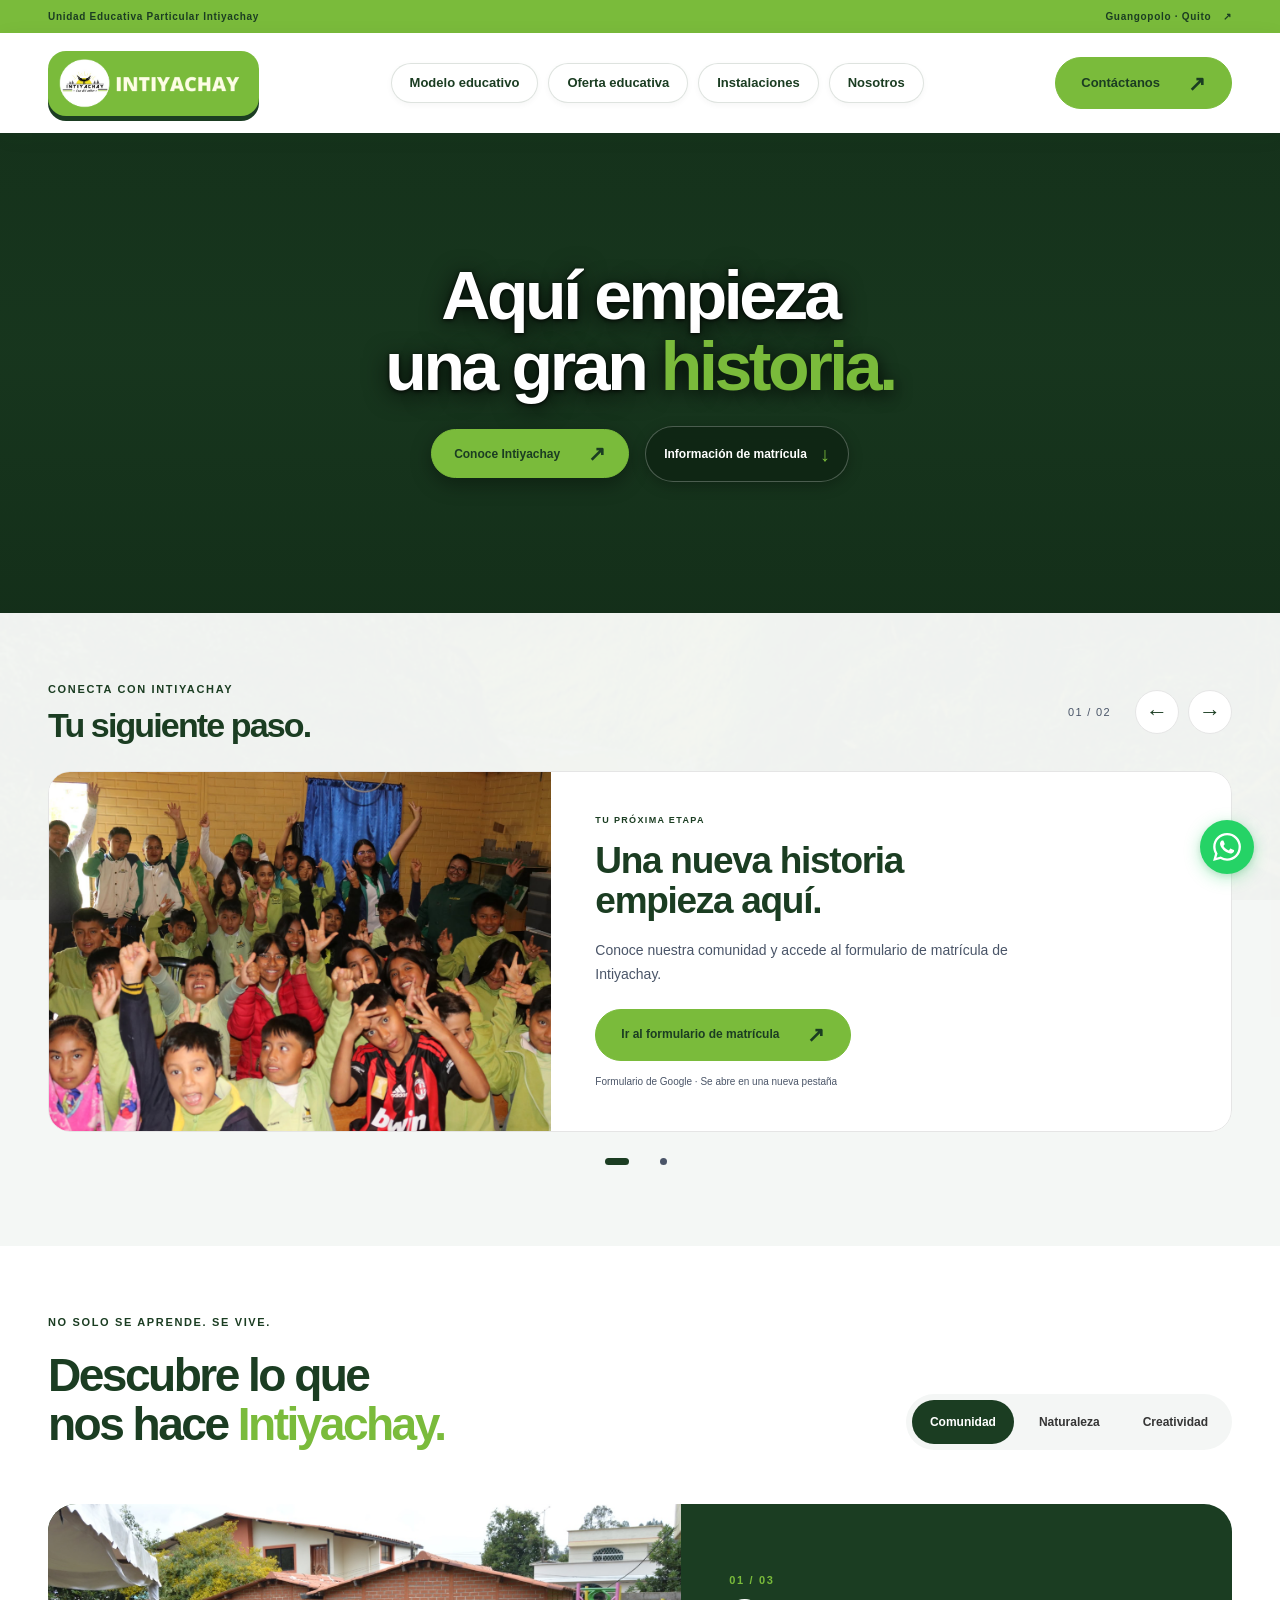
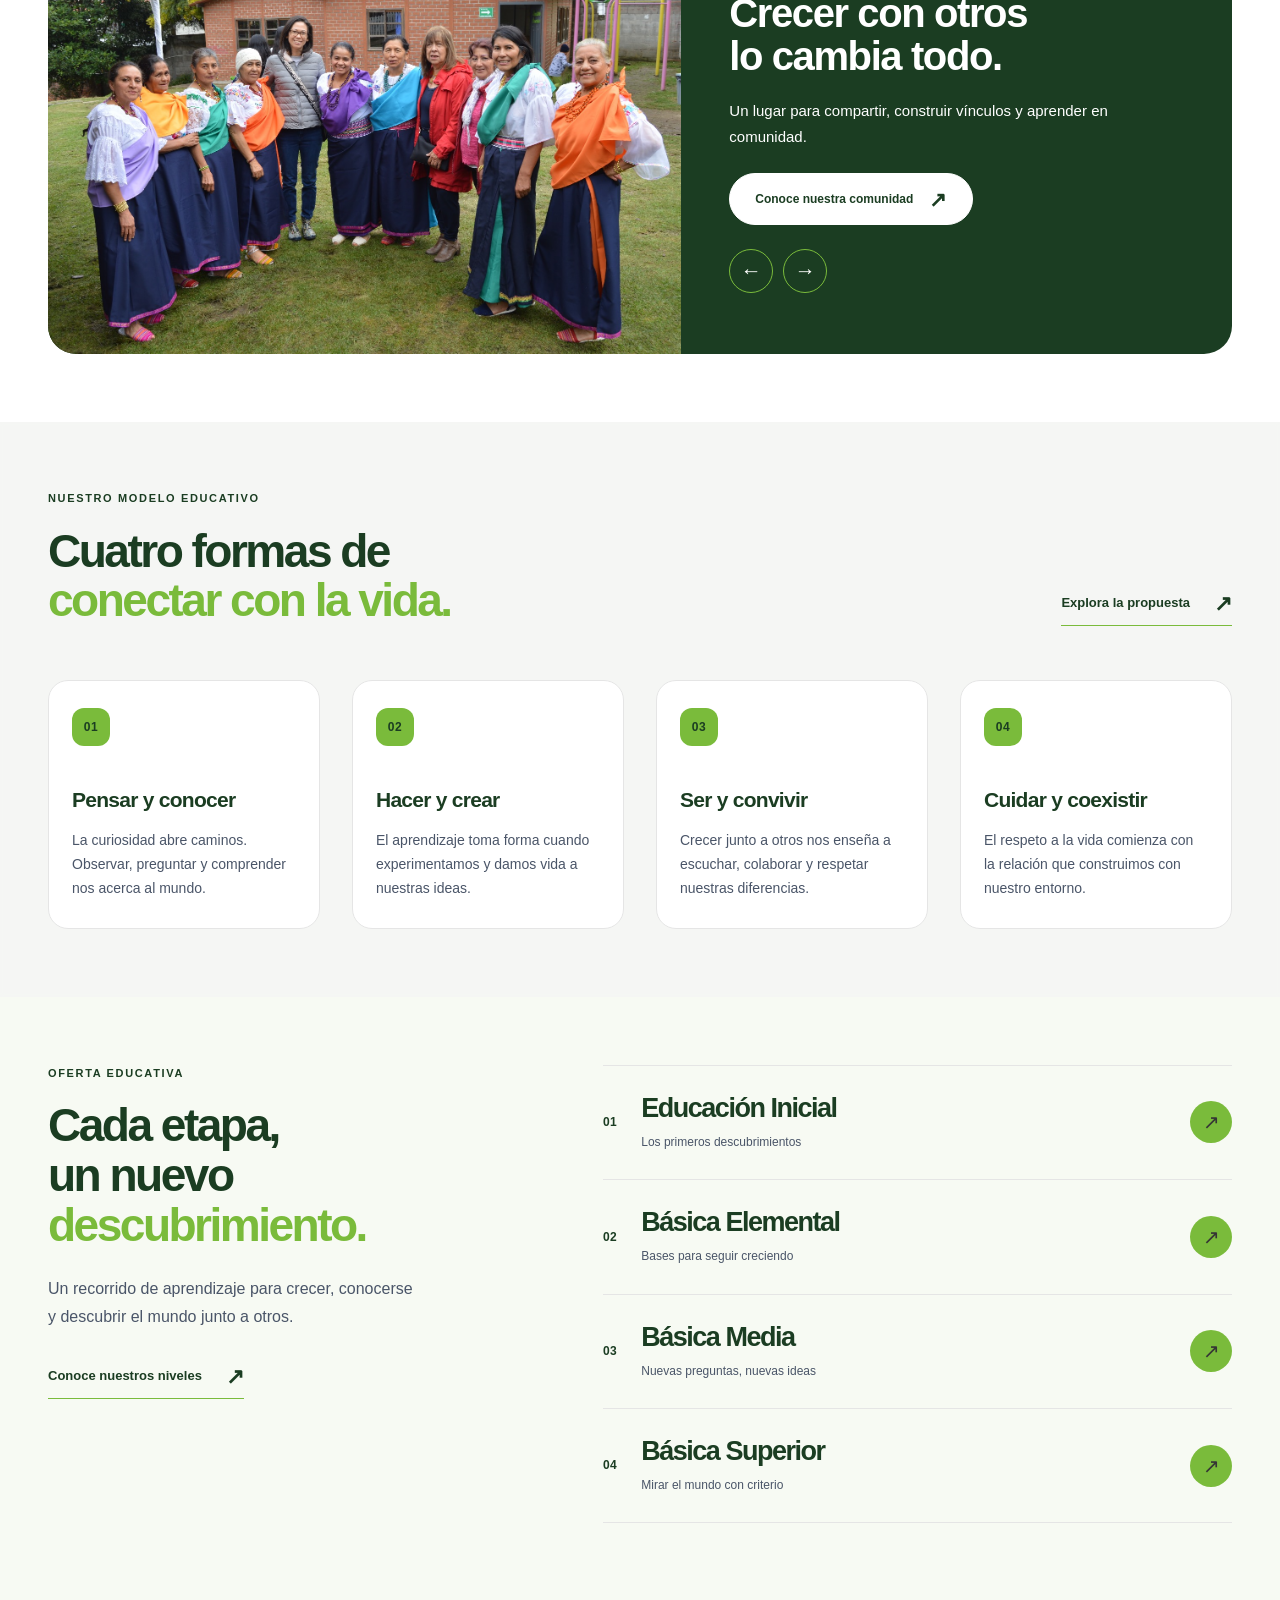
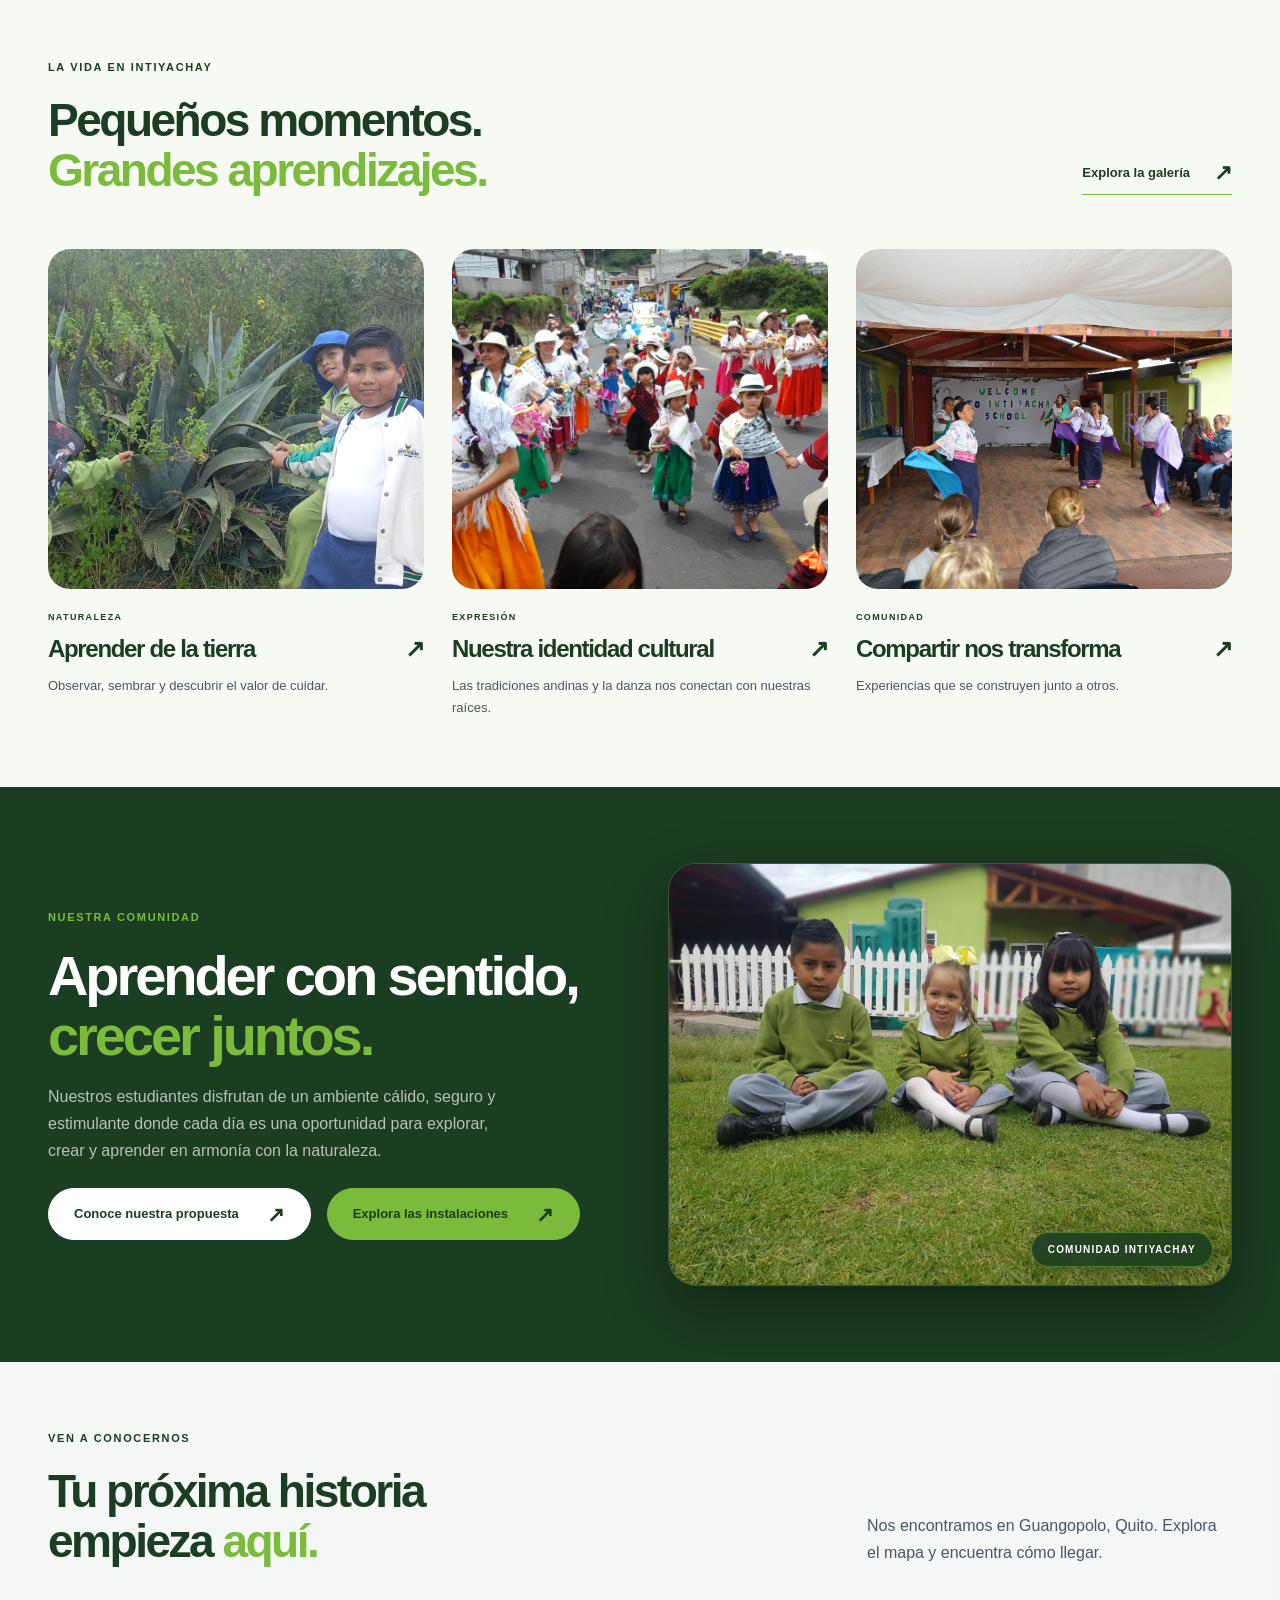
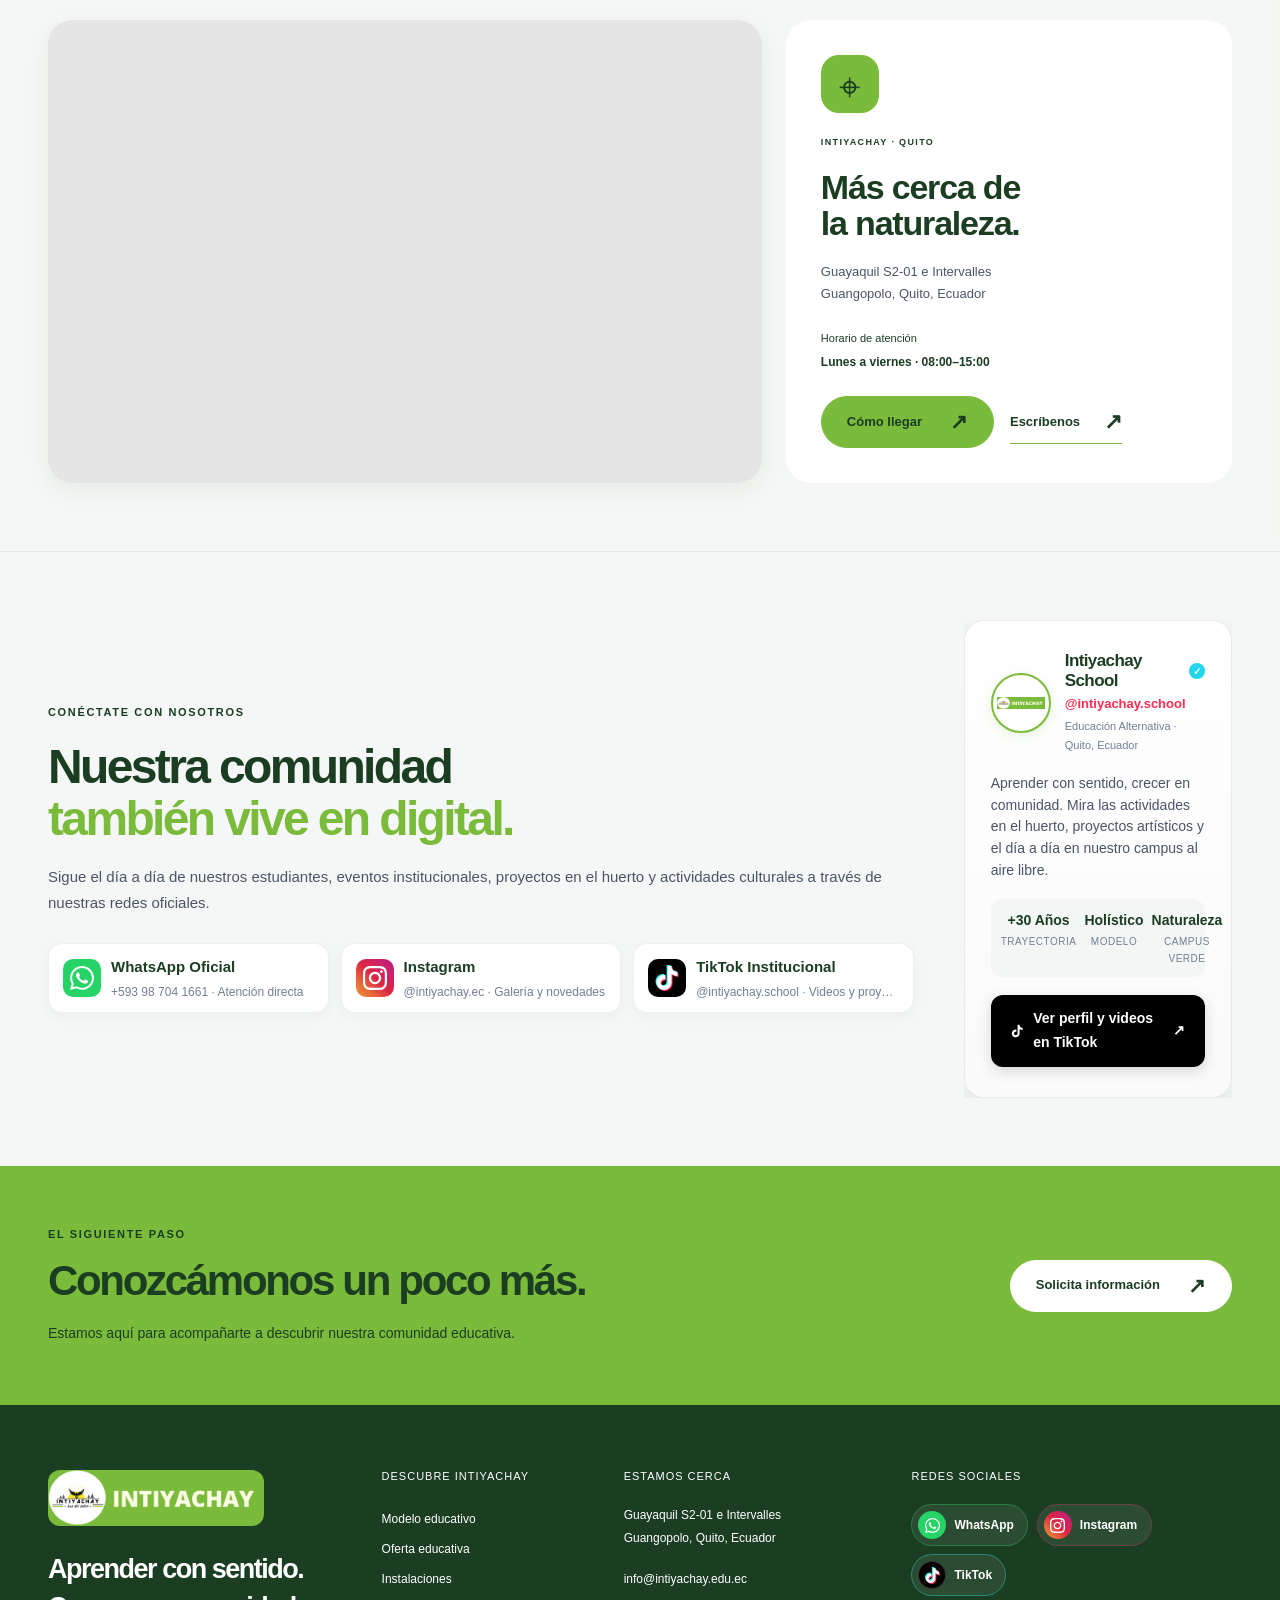
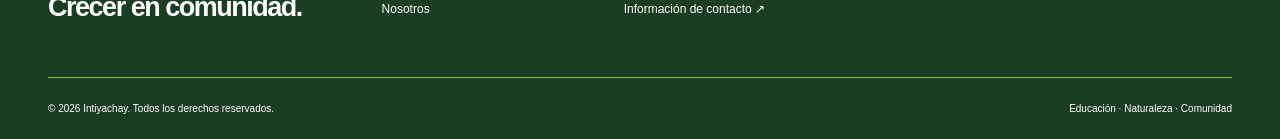
<file: index.html>
<!DOCTYPE html>

<html lang="es">

<head>
  <meta charset="utf-8" />
  <meta content="width=device-width, initial-scale=1" name="viewport" />
  <meta content="Conoce Intiyachay: educación, naturaleza y comunidad en Guangopolo, Quito." name="description" />
  <meta content="noindex,nofollow" name="robots" />
  <meta content="#7ABB3B" name="theme-color" />
  <title>Aprender para la vida | Intiyachay</title>
  <link href="/assets/styles.css" rel="stylesheet" />
  <script defer="" src="/assets/site.js"></script>
</head>

<body><a class="skip" href="#contenido">Saltar al contenido</a>
  <div class="utility">
    <div class="container"><span>Unidad Educativa Particular Intiyachay</span><a href="/contacto/#ubicacion">Guangopolo
        · Quito <span aria-hidden="true">↗</span></a></div>
  </div>
  <header class="header">
    <div class="container nav-row"><a aria-label="Intiyachay, inicio" class="brand" href="/"><img
          alt="Logo horizontal original, con símbolo y nombre incluidos" class="" height="70" loading="eager"
          src="/assets/logo.png" width="270" /></a>
      <nav aria-label="Navegación principal" class="desktop-nav"><a href="/modelo-educativo/">Modelo educativo</a><a
          href="/oferta-educativa/">Oferta educativa</a><a href="/nuestras-instalciones/">Instalaciones</a><a
          href="/acerca-de-nosotros/">Nosotros</a><a class="nav-contact-pill"
          href="/contacto/">Contáctanos</a></nav><a class="button small header-cta"
        href="/contacto/">Contáctanos<span aria-hidden="true">↗</span></a><button aria-controls="mobile-menu"
        aria-expanded="false" aria-label="Abrir menú" class="menu-toggle"><span></span><span></span></button>
    </div>
    <nav aria-label="Navegación móvil" hidden="" id="mobile-menu"><a href="/">Inicio</a><a
        href="/modelo-educativo/">Modelo educativo</a><a href="/oferta-educativa/">Oferta educativa</a><a
        href="/nuestras-instalciones/">Instalaciones</a><a href="/acerca-de-nosotros/">Nosotros</a><a
        href="/contacto/">Contacto</a></nav>
  </header>
  <main id="contenido">
    <section class="photo-hero video-bg-hero">
      <div class="hero-video-bg-wrap" aria-hidden="true">
        <video id="hero-school-video" autoplay muted loop playsinline preload="auto"
          poster="https://res.cloudinary.com/xzrna9hx/video/upload/so_2.5/v1792434461/education_intiyachayschool_7476114981381999877.jpg" class="hero-bg-video">
          <source
            src="https://res.cloudinary.com/xzrna9hx/video/upload/so_2.5/v1792434461/education_intiyachayschool_7476114981381999877.mp4"
            type="video/mp4" />Tu navegador no soporta reproducción de video.
        </video>
        <div class="hero-video-overlay"></div>
      </div>
      <div class="container hero-centered-container">
        <div class="photo-hero-copy hero-centered-copy">
          <h1>Aquí empieza<br />una gran <em>historia.</em></h1>
          <div class="actions">
            <a class="button" href="/modelo-educativo/">Conoce Intiyachay <span aria-hidden="true">↗</span></a>
            <a class="hero-secondary" href="#admisiones">Información de matrícula <span aria-hidden="true">↓</span></a>
          </div>
        </div>
      </div>
    </section>
    <section class="admissions-section" id="admisiones">
      <div class="container">
        <div class="admissions-heading">
          <div>
            <p class="eyebrow">CONECTA CON INTIYACHAY</p>
            <h2>Tu siguiente paso.</h2>
          </div>
          <div class="admission-controls"><span aria-live="polite" id="admission-count">01 / 02</span><button
              aria-label="Opción anterior de matrícula" id="admission-prev">←</button><button
              aria-label="Siguiente opción de matrícula" id="admission-next">→</button></div>
        </div>
        <div aria-label="Matrícula y actualización de datos" aria-roledescription="carrusel" class="admission-track"
          id="admission-track" role="region" tabindex="0">
          <article aria-label="1 de 2" aria-roledescription="diapositiva" class="admission-slide" id="slide-matricula">
            <div class="admission-image"><img alt="Estudiantes de Intiyachay en el jardín" height="1063" loading="lazy"
                src="/assets/historia-matricula.png" width="1280" /></div>
            <div class="admission-copy">
              <p class="eyebrow">TU PRÓXIMA ETAPA</p>
              <h3>Una nueva historia<br />empieza aquí.</h3>
              <p>Conoce nuestra comunidad y accede al formulario de matrícula de Intiyachay.</p><a class="button"
                href="https://docs.google.com/forms/d/e/1FAIpQLSeB1UW_MxGAD-Ws3VpCWZoEnzSv0jy-G7tlhfbfS23MJl0i-w/viewform"
                rel="noopener noreferrer" target="_blank">Ir al formulario de matrícula <span
                  aria-hidden="true">↗</span><span class="sr-only"> (Google Forms, nueva pestaña)</span></a><span
                class="form-note">Formulario de Google · Se abre en una nueva pestaña</span>
            </div>
          </article>
          <article aria-label="2 de 2" aria-roledescription="diapositiva" class="admission-slide" id="slide-datos">
            <div class="admission-image"><img alt="Comunidad de Intiyachay reunida" height="1063" loading="lazy"
                src="/assets/ninos-2do.jpg" width="1600" /></div>
            <div class="admission-copy">
              <p class="eyebrow">PARA NUESTRAS FAMILIAS</p>
              <h3>Sigamos creciendo<br />en comunidad.</h3>
              <p>Si ya formas parte de Intiyachay, accede al formulario de actualización de datos.</p><a class="button"
                href="https://docs.google.com/forms/d/e/1FAIpQLScJYqmVJ4dqxmjQPqfVJs_YnecJccep5hSrfWsobwogfGZnBA/viewform"
                rel="noopener noreferrer" target="_blank">Actualizar mis datos <span aria-hidden="true">↗</span><span
                  class="sr-only"> (Google Forms, nueva pestaña)</span></a><span class="form-note">Formulario de Google
                · Se abre en una nueva pestaña</span>
            </div>
          </article>
        </div>
        <div aria-label="Seleccionar opción" class="admission-dots" role="group"><button aria-label="Mostrar matrícula"
            aria-pressed="true" data-admission="0"></button><button aria-label="Mostrar actualización de datos"
            aria-pressed="false" data-admission="1"></button></div>
      </div>
    </section>
    <section class="experience-switcher section" id="experiencias">
      <div class="container">
        <div class="section-top">
          <div>
            <p class="eyebrow">NO SOLO SE APRENDE. SE VIVE.</p>
            <h2>Descubre lo que<br />nos hace <em>Intiyachay.</em></h2>
          </div>
          <div aria-label="Explorar experiencias" class="experience-controls" role="group"><button aria-pressed="true"
              data-experience="0">Comunidad</button><button aria-pressed="false"
              data-experience="1">Naturaleza</button><button aria-pressed="false"
              data-experience="2">Creatividad</button></div>
        </div>
        <div class="experience-stage"><img alt="La comunidad de Intiyachay reunida" height="1063" id="experience-image"
            loading="lazy" src="/assets/comunidad-actividad.jpeg" width="1600" />
          <div class="experience-story"><span class="eyebrow" id="experience-count">01 / 03</span>
            <h3 id="experience-title">Crecer con otros<br />lo cambia todo.</h3>
            <p id="experience-text">Un lugar para compartir, construir vínculos y aprender en comunidad.</p><a
              class="button light" href="/acerca-de-nosotros/" id="experience-link">Conoce nuestra comunidad <span
                aria-hidden="true">↗</span></a>
            <div class="experience-arrows"><button aria-label="Experiencia anterior"
                id="experience-prev">←</button><button aria-label="Experiencia siguiente"
                id="experience-next">→</button></div>
          </div>
        </div>
      </div>
    </section>
    <section class="section soft">
      <div class="container">
        <div class="section-top">
          <div>
            <p class="eyebrow">NUESTRO MODELO EDUCATIVO</p>
            <h2>Cuatro formas de<br /> <em>conectar con la vida.</em></h2>
          </div><a class="text-link" href="/modelo-educativo/">Explora la propuesta<span aria-hidden="true">↗</span></a>
        </div>
        <div class="pillars">
          <article><span class="number">01</span>
            <h3>Pensar y conocer</h3>
            <p>La curiosidad abre caminos. Observar, preguntar y comprender nos acerca al mundo.</p>
          </article>
          <article><span class="number">02</span>
            <h3>Hacer y crear</h3>
            <p>El aprendizaje toma forma cuando experimentamos y damos vida a nuestras ideas.</p>
          </article>
          <article><span class="number">03</span>
            <h3>Ser y convivir</h3>
            <p>Crecer junto a otros nos enseña a escuchar, colaborar y respetar nuestras diferencias.</p>
          </article>
          <article><span class="number">04</span>
            <h3>Cuidar y coexistir</h3>
            <p>El respeto a la vida comienza con la relación que construimos con nuestro entorno.</p>
          </article>
        </div>
      </div>
    </section>
    <section class="section container education-layout">
      <div>
        <p class="eyebrow">OFERTA EDUCATIVA</p>
        <h2>Cada etapa,<br /> un nuevo<br /> <em>descubrimiento.</em></h2>
        <p class="section-description">Un recorrido de aprendizaje para crecer, conocerse y descubrir el mundo junto a
          otros.</p><a class="text-link" href="/oferta-educativa/">Conoce nuestros niveles<span
            aria-hidden="true">↗</span></a>
      </div>
      <div class="level-rows"><a href="/oferta-educativa/#inicial"><span class="number">01</span>
          <div>
            <h3>Educación Inicial</h3>
            <p>Los primeros descubrimientos</p>
          </div><span aria-hidden="true" class="round-arrow">↗</span>
        </a><a href="/oferta-educativa/#basica-elemental"><span class="number">02</span>
          <div>
            <h3>Básica Elemental</h3>
            <p>Bases para seguir creciendo</p>
          </div><span aria-hidden="true" class="round-arrow">↗</span>
        </a><a href="/oferta-educativa/#basica-media"><span class="number">03</span>
          <div>
            <h3>Básica Media</h3>
            <p>Nuevas preguntas, nuevas ideas</p>
          </div><span aria-hidden="true" class="round-arrow">↗</span>
        </a><a href="/oferta-educativa/#basica-superior"><span class="number">04</span>
          <div>
            <h3>Básica Superior</h3>
            <p>Mirar el mundo con criterio</p>
          </div><span aria-hidden="true" class="round-arrow">↗</span>
        </a></div>
    </section>
    <section class="section stories">
      <div class="container">
        <div class="section-top">
          <div>
            <p class="eyebrow">LA VIDA EN INTIYACHAY</p>
            <h2>Pequeños momentos.<br /> <em>Grandes aprendizajes.</em></h2>
          </div><a class="text-link" href="/nuestras-instalciones/#galeria">Explora la galería<span
              aria-hidden="true">↗</span></a>
        </div>
        <div class="story-grid"><a class="story" href="/nuestras-instalciones/#galeria">
            <div class="story-photo"><img alt="Estudiante trabajando con una herramienta en la tierra" class=""
                height="1062" loading="lazy" src="/assets/huerto-cosecha.jpeg" width="595" /></div><span
              class="eyebrow">NATURALEZA</span>
            <h3>Aprender de la tierra <span aria-hidden="true">↗</span></h3>
            <p>Observar, sembrar y descubrir el valor de cuidar.</p>
          </a><a class="story" href="/nuestras-instalciones/#galeria">
            <div class="story-photo"><img alt="Personas pintando un mural" class="" height="1063" loading="lazy"
                src="/assets/danza-desfile.jpg" width="1600" /></div><span class="eyebrow">EXPRESIÓN</span>
            <h3>Nuestra identidad cultural <span aria-hidden="true">↗</span></h3>
            <p>Las tradiciones andinas y la danza nos conectan con nuestras raíces.</p>
          </a><a class="story" href="/nuestras-instalciones/#galeria">
            <div class="story-photo"><img alt="Actividad grupal en un espacio cubierto" class="" height="1063"
                loading="lazy" src="/assets/actividad-patio.jpeg" width="1600" /></div><span
              class="eyebrow">COMUNIDAD</span>
            <h3>Compartir nos transforma <span aria-hidden="true">↗</span></h3>
            <p>Experiencias que se construyen junto a otros.</p>
          </a></div>
      </div>
    </section>
    <section class="school-film section">
      <div class="container film-layout">
        <div class="film-copy">
          <p class="eyebrow">NUESTRA COMUNIDAD</p>
          <h2>Aprender con sentido,<br /><em>crecer juntos.</em></h2>
          <p>Nuestros estudiantes disfrutan de un ambiente cálido, seguro y estimulante donde cada día es una
            oportunidad para explorar, crear y aprender en armonía con la naturaleza.</p>
          <div class="actions" style="margin-top:24px;display:flex;gap:16px;flex-wrap:wrap;"><a class="button light"
              href="/modelo-educativo/">Conoce nuestra propuesta <span aria-hidden="true">↗</span></a><a class="button"
              href="/nuestras-instalciones/"
              style="background:var(--green);color:var(--forest);border-color:var(--green);">Explora las instalaciones
              <span aria-hidden="true">↗</span></a></div>
        </div>
        <div class="film-slot student-highlight-card">
          <div class="highlight-image-wrap"><img
              alt="Tres estudiantes de Intiyachay con uniforme verde en el jardín escolar" height="1152" loading="lazy"
              src="/assets/portada-estudiantes.jpeg" width="1536" />
            <div class="highlight-photo-badge"><span>COMUNIDAD INTIYACHAY</span></div>
          </div>
        </div>
      </div>
    </section>
    <section class="location-experience section" id="visitanos">
      <div class="container">
        <div class="section-top">
          <div>
            <p class="eyebrow">VEN A CONOCERNOS</p>
            <h2>Tu próxima historia<br />empieza <em>aquí.</em></h2>
          </div>
          <p class="section-description">Nos encontramos en Guangopolo, Quito. Explora el mapa y encuentra cómo llegar.
          </p>
        </div>
        <div class="map-layout">
          <div class="map-card"><iframe allowfullscreen="" loading="lazy" referrerpolicy="no-referrer-when-downgrade"
              src="https://maps.google.com/maps?q=Plantel%20Educativo%20IntiYachay%2C%20Quito%20170801&amp;t=m&amp;z=17&amp;output=embed&amp;iwloc=near"
              title="Mapa de ubicación de la Unidad Educativa Intiyachay en Guangopolo"></iframe></div>
          <div class="location-card"><span aria-hidden="true" class="location-pin">⌖</span>
            <p class="eyebrow">INTIYACHAY · QUITO</p>
            <h3>Más cerca de<br />la naturaleza.</h3>
            <p>Guayaquil S2-01 e Intervalles<br />Guangopolo, Quito, Ecuador</p>
            <div class="location-hours"><span>Horario de atención</span><strong>Lunes a viernes · 08:00–15:00</strong>
            </div><a class="button"
              href="https://www.google.com/maps/dir/?api=1&amp;destination=Plantel+Educativo+Intiyachay+Quito"
              rel="noopener noreferrer" target="_blank">Cómo llegar <span aria-hidden="true">↗</span><span
                class="sr-only"> (nueva pestaña)</span></a><a class="text-link"
              href="mailto:info@intiyachay.edu.ec">Escríbenos <span aria-hidden="true">↗</span></a>
          </div>
        </div>
      </div>
    </section>
    <section class="community-social-section section soft">
      <div class="container community-social-grid">
        <div class="community-social-copy">
          <p class="eyebrow">CONÉCTATE CON NOSOTROS</p>
          <h2>Nuestra comunidad<br /><em>también vive en digital.</em></h2>
          <p>Sigue el día a día de nuestros estudiantes, eventos institucionales, proyectos en el huerto y actividades
            culturales a través de nuestras redes oficiales.</p>
          <div class="social-channels-list"><a class="social-channel-item whatsapp"
              href="https://api.whatsapp.com/send?phone=593987041661&amp;text=%C2%A1Buen%20d%C3%ADa%20Centro%20Educativo%20Particular%20Intiyachay!%20%F0%9F%8C%9F%20Deseo%20m%C3%A1s%20informaci%C3%B3n%20sobre%20sus%20servicios%20educativos%20%20%F0%9F%93%9A"
              target="_blank" rel="noopener noreferrer">
              <div class="social-channel-icon"><svg viewBox="0 0 24 24" fill="currentColor">
                  <path
                    d="M17.472 14.382c-.297-.149-1.758-.867-2.03-.967-.273-.099-.471-.148-.67.15-.197.297-.767.966-.94 1.164-.173.199-.347.223-.644.075-.297-.15-1.255-.463-2.39-1.475-.883-.788-1.48-1.761-1.653-2.059-.173-.297-.019-.458.13-.606.134-.133.298-.347.446-.52.149-.174.198-.298.298-.497.099-.198.05-.371-.025-.52-.075-.149-.669-1.612-.916-2.207-.242-.579-.487-.5-.669-.51l-.57-.01c-.198 0-.52.074-.792.372-.272.297-1.04 1.016-1.04 2.479 0 1.462 1.065 2.875 1.213 3.074.149.198 2.096 3.2 5.077 4.487.709.306 1.262.489 1.694.625.712.227 1.36.195 1.871.118.571-.085 1.758-.719 2.006-1.413.248-.694.248-1.289.173-1.413-.074-.124-.272-.198-.57-.347m-5.421 7.403h-.004a9.87 9.87 0 01-5.031-1.378l-.361-.214-3.741.982.998-3.648-.235-.374a9.86 9.86 0 01-1.51-5.26c.001-5.45 4.436-9.884 9.888-9.884 2.64 0 5.122 1.03 6.988 2.898a9.825 9.825 0 012.893 6.994c-.003 5.45-4.437 9.884-9.885 9.884m8.413-18.297A11.815 11.815 0 0012.05 0C5.495 0 .16 5.335.157 11.892c0 2.096.547 4.142 1.588 5.945L.057 24l6.305-1.654a11.882 11.882 0 005.683 1.448h.005c6.554 0 11.89-5.335 11.893-11.893a11.821 11.821 0 00-3.48-8.413z" />
                </svg></div>
              <div class="social-channel-details"><strong>WhatsApp Oficial</strong><span>+593 98 704 1661 · Atención
                  directa</span></div><span class="social-channel-badge">Escribir ↗</span>
            </a><a class="social-channel-item instagram" href="https://www.instagram.com/intiyachay.ec/" target="_blank"
              rel="noopener noreferrer">
              <div class="social-channel-icon"><svg viewBox="0 0 24 24" fill="currentColor">
                  <path
                    d="M12 2.163c3.204 0 3.584.012 4.85.07 3.252.148 4.771 1.691 4.919 4.919.058 1.265.069 1.645.069 4.849 0 3.205-.012 3.584-.069 4.849-.149 3.225-1.664 4.771-4.919 4.919-1.266.058-1.644.07-4.85.07-3.204 0-3.584-.012-4.849-.07-3.26-.149-4.771-1.699-4.919-4.92-.058-1.265-.07-1.644-.07-4.849 0-3.204.013-3.583.07-4.849.149-3.227 1.664-4.771 4.919-4.919 1.266-.057 1.645-.069 4.849-.069zm0-2.163c-3.259 0-3.667.014-4.947.072-4.358.2-6.78 2.618-6.98 6.98-.059 1.281-.073 1.689-.073 4.948 0 3.259.014 3.668.072 4.948.2 4.358 2.618 6.78 6.98 6.98 1.281.058 1.689.072 4.948.072 3.259 0 3.668-.014 4.948-.072 4.354-.2 6.782-2.618 6.979-6.98.059-1.28.073-1.689.073-4.948 0-3.259-.014-3.667-.072-4.947-.196-4.354-2.617-6.78-6.979-6.98-1.281-.059-1.69-.073-4.949-.073zm0 5.838c-3.403 0-6.162 2.759-6.162 6.162s2.759 6.163 6.162 6.163 6.162-2.759 6.162-6.163c0-3.403-2.759-6.162-6.162-6.162zm0 10.162c-2.209 0-4-1.79-4-4 0-2.209 1.791-4 4-4s4 1.791 4 4c0 2.21-1.791 4-4 4zm6.406-11.845c-.796 0-1.441.645-1.441 1.44s.645 1.44 1.441 1.44c.795 0 1.439-.645 1.439-1.44s-.644-1.44-1.439-1.44z" />
                </svg></div>
              <div class="social-channel-details"><strong>Instagram</strong><span>@intiyachay.ec · Galería y
                  novedades</span></div><span class="social-channel-badge">Seguir ↗</span>
            </a><a class="social-channel-item tiktok" href="https://www.tiktok.com/@intiyachay.school" target="_blank"
              rel="noopener noreferrer">
              <div class="social-channel-icon"><svg viewBox="0 0 24 24" fill="currentColor">
                  <path
                    d="M12.525.02c1.31-.02 2.61-.01 3.91-.02.08 1.53.63 3.09 1.75 4.17 1.12 1.11 2.7 1.62 4.24 1.79v4.03c-1.44-.05-2.89-.35-4.2-.97-.57-.26-1.1-.59-1.62-.93-.01 2.92.01 5.84-.02 8.75-.08 1.4-.54 2.79-1.35 3.94-1.31 1.92-3.58 3.17-5.91 3.21-1.43.08-2.86-.31-4.08-1.03-2.02-1.19-3.44-3.37-3.65-5.71-.02-.5-.03-1-.01-1.49.18-1.9 1.12-3.72 2.58-4.96 1.66-1.44 3.98-2.13 6.15-1.72.02 1.48-.04 2.96-.04 4.44-.99-.32-2.15-.23-3.02.37-.63.41-1.11 1.04-1.36 1.75-.21.51-.24 1.07-.14 1.61.24 1.64 1.82 2.89 3.5 2.74 1.41-.05 2.67-.97 3.09-2.31.2-.53.28-1.1.27-1.67V0z" />
                </svg></div>
              <div class="social-channel-details"><strong>TikTok Institucional</strong><span>@intiyachay.school · Videos
                  y proyectos</span></div><span class="social-channel-badge">Seguir ↗</span>
            </a></div>
        </div>
        <div class="community-tiktok-creator-wrap">
          <blockquote class="tiktok-embed" cite="https://www.tiktok.com/@intiyachay.school"
            data-unique-id="intiyachay.school" data-embed-type="creator">
            <section class="tiktok-fallback-card">
              <div class="tiktok-card-header">
                <div class="tiktok-card-avatar">
                  <img src="/assets/logo.png" alt="Intiyachay School" width="56" height="56" />
                </div>
                <div class="tiktok-card-meta">
                  <div class="tiktok-card-name-row">
                    <h3 class="tiktok-card-name">Intiyachay School</h3>
                    <span class="tiktok-badge-verified" title="Cuenta Institucional Oficial">✓</span>
                  </div>
                  <a class="tiktok-card-handle" target="_blank" rel="noopener noreferrer"
                    href="https://www.tiktok.com/@intiyachay.school?refer=creator_embed">@intiyachay.school</a>
                  <span class="tiktok-card-tag">Educación Alternativa · Quito, Ecuador</span>
                </div>
              </div>
              <p class="tiktok-card-bio">Aprender con sentido, crecer en comunidad. Mira las actividades en el huerto, proyectos artísticos y el día a día en nuestro campus al aire libre.</p>
              <div class="tiktok-card-highlights">
                <div class="tiktok-stat-item">
                  <strong>+30 Años</strong>
                  <span>Trayectoria</span>
                </div>
                <div class="tiktok-stat-item">
                  <strong>Holístico</strong>
                  <span>Modelo</span>
                </div>
                <div class="tiktok-stat-item">
                  <strong>Naturaleza</strong>
                  <span>Campus Verde</span>
                </div>
              </div>
              <a class="tiktok-card-cta" target="_blank" rel="noopener noreferrer"
                href="https://www.tiktok.com/@intiyachay.school?refer=creator_embed">
                <svg viewBox="0 0 24 24" width="18" height="18" aria-hidden="true">
                  <path d="M12.525.02c1.31-.02 2.61-.01 3.91-.02.08 1.53.63 3.09 1.75 4.17 1.12 1.11 2.7 1.62 4.24 1.79v4.03c-1.44-.05-2.89-.35-4.2-.97-.57-.26-1.1-.59-1.62-.93-.01 2.92.01 5.84-.02 8.75-.08 1.4-.54 2.79-1.35 3.94-1.31 1.92-3.58 3.17-5.91 3.21-1.43.08-2.86-.31-4.08-1.03-2.02-1.19-3.44-3.37-3.65-5.71-.02-.5-.03-1-.01-1.49.18-1.9 1.12-3.72 2.58-4.96 1.66-1.44 3.98-2.13 6.15-1.72.02 1.48-.04 2.96-.04 4.44-.99-.32-2.15-.23-3.02.37-.63.41-1.11 1.04-1.36 1.75-.21.51-.24 1.07-.14 1.61.24 1.64 1.82 2.89 3.5 2.74 1.41-.05 2.67-.97 3.09-2.31.2-.53.28-1.1.27-1.67V0z" />
                </svg>
                <span>Ver perfil y videos en TikTok</span>
                <span aria-hidden="true">↗</span>
              </a>
            </section>
          </blockquote>
        </div>
      </div>
    </section>
    <section class="contact-band">
      <div class="container">
        <div>
          <p class="eyebrow">EL SIGUIENTE PASO</p>
          <h2>Conozcámonos un poco más.</h2>
          <p>Estamos aquí para acompañarte a descubrir nuestra comunidad educativa.</p>
        </div><a class="button light" href="/contacto/">Solicita información<span aria-hidden="true">↗</span></a>
      </div>
    </section>
  </main>
  <footer>
    <div class="container footer-grid">
      <div class="footer-brand"><a aria-label="Intiyachay, inicio" href="/"><img
            alt="Logo horizontal original, con símbolo y nombre incluidos" class="" height="70" loading="lazy"
            src="/assets/logo.png" width="270" /></a>
        <p>Aprender con sentido.<br /> Crecer en comunidad.</p>
      </div>
      <div>
        <h2>Descubre Intiyachay</h2><a href="/modelo-educativo/">Modelo educativo</a><a href="/oferta-educativa/">Oferta
          educativa</a><a href="/nuestras-instalciones/">Instalaciones</a><a href="/acerca-de-nosotros/">Nosotros</a>
      </div>
      <div>
        <h2>Estamos cerca</h2>
        <p>Guayaquil S2-01 e Intervalles<br /> Guangopolo, Quito, Ecuador</p><a
          href="mailto:info@intiyachay.edu.ec">info@intiyachay.edu.ec</a><a href="/contacto/">Información de contacto
          ↗</a>
      </div>
      <div>
        <h2>Redes Sociales</h2>
        <div class="footer-social-strip">
          <a href="https://api.whatsapp.com/send?phone=593987041661&amp;text=%C2%A1Buen%20d%C3%ADa%20Centro%20Educativo%20Particular%20Intiyachay!%20%F0%9F%8C%9F%20Deseo%20m%C3%A1s%20informaci%C3%B3n%20sobre%20sus%20servicios%20educativos%20%20%F0%9F%93%9A"
            target="_blank" rel="noopener noreferrer" class="footer-social-btn whatsapp">
            <span class="icon-circle"><svg viewBox="0 0 24 24" fill="currentColor">
                <path
                  d="M17.472 14.382c-.297-.149-1.758-.867-2.03-.967-.273-.099-.471-.148-.67.15-.197.297-.767.966-.94 1.164-.173.199-.347.223-.644.075-.297-.15-1.255-.463-2.39-1.475-.883-.788-1.48-1.761-1.653-2.059-.173-.297-.019-.458.13-.606.134-.133.298-.347.446-.52.149-.174.198-.298.298-.497.099-.198.05-.371-.025-.52-.075-.149-.669-1.612-.916-2.207-.242-.579-.487-.5-.669-.51l-.57-.01c-.198 0-.52.074-.792.372-.272.297-1.04 1.016-1.04 2.479 0 1.462 1.065 2.875 1.213 3.074.149.198 2.096 3.2 5.077 4.487.709.306 1.262.489 1.694.625.712.227 1.36.195 1.871.118.571-.085 1.758-.719 2.006-1.413.248-.694.248-1.289.173-1.413-.074-.124-.272-.198-.57-.347m-5.421 7.403h-.004a9.87 9.87 0 01-5.031-1.378l-.361-.214-3.741.982.998-3.648-.235-.374a9.86 9.86 0 01-1.51-5.26c.001-5.45 4.436-9.884 9.888-9.884 2.64 0 5.122 1.03 6.988 2.898a9.825 9.825 0 012.893 6.994c-.003 5.45-4.437 9.884-9.885 9.884m8.413-18.297A11.815 11.815 0 0012.05 0C5.495 0 .16 5.335.157 11.892c0 2.096.547 4.142 1.588 5.945L.057 24l6.305-1.654a11.882 11.882 0 005.683 1.448h.005c6.554 0 11.89-5.335 11.893-11.893a11.821 11.821 0 00-3.48-8.413z" />
              </svg></span>
            <span>WhatsApp</span>
          </a>
          <a href="https://www.instagram.com/intiyachay.ec/" target="_blank" rel="noopener noreferrer"
            class="footer-social-btn instagram">
            <span class="icon-circle"><svg viewBox="0 0 24 24" fill="currentColor">
                <path
                  d="M12 2.163c3.204 0 3.584.012 4.85.07 3.252.148 4.771 1.691 4.919 4.919.058 1.265.069 1.645.069 4.849 0 3.205-.012 3.584-.069 4.849-.149 3.225-1.664 4.771-4.919 4.919-1.266.058-1.644.07-4.85.07-3.204 0-3.584-.012-4.849-.07-3.26-.149-4.771-1.699-4.919-4.92-.058-1.265-.07-1.644-.07-4.849 0-3.204.013-3.583.07-4.849.149-3.227 1.664-4.771 4.919-4.919 1.266-.057 1.645-.069 4.849-.069zm0-2.163c-3.259 0-3.667.014-4.947.072-4.358.2-6.78 2.618-6.98 6.98-.059 1.281-.073 1.689-.073 4.948 0 3.259.014 3.668.072 4.948.2 4.358 2.618 6.78 6.98 6.98 1.281.058 1.689.072 4.948.072 3.259 0 3.668-.014 4.948-.072 4.354-.2 6.782-2.618 6.979-6.98.059-1.28.073-1.689.073-4.948 0-3.259-.014-3.667-.072-4.947-.196-4.354-2.617-6.78-6.979-6.98-1.281-.059-1.69-.073-4.949-.073zm0 5.838c-3.403 0-6.162 2.759-6.162 6.162s2.759 6.163 6.162 6.163 6.162-2.759 6.162-6.163c0-3.403-2.759-6.162-6.162-6.162zm0 10.162c-2.209 0-4-1.79-4-4 0-2.209 1.791-4 4-4s4 1.791 4 4c0 2.21-1.791 4-4 4zm6.406-11.845c-.796 0-1.441.645-1.441 1.44s.645 1.44 1.441 1.44c.795 0 1.439-.645 1.439-1.44s-.644-1.44-1.439-1.44z" />
              </svg></span>
            <span>Instagram</span>
          </a>
          <a href="https://www.tiktok.com/@intiyachay.school" target="_blank" rel="noopener noreferrer"
            class="footer-social-btn tiktok">
            <span class="icon-circle"><svg viewBox="0 0 24 24" fill="currentColor">
                <path
                  d="M12.525.02c1.31-.02 2.61-.01 3.91-.02.08 1.53.63 3.09 1.75 4.17 1.12 1.11 2.7 1.62 4.24 1.79v4.03c-1.44-.05-2.89-.35-4.2-.97-.57-.26-1.1-.59-1.62-.93-.01 2.92.01 5.84-.02 8.75-.08 1.4-.54 2.79-1.35 3.94-1.31 1.92-3.58 3.17-5.91 3.21-1.43.08-2.86-.31-4.08-1.03-2.02-1.19-3.44-3.37-3.65-5.71-.02-.5-.03-1-.01-1.49.18-1.9 1.12-3.72 2.58-4.96 1.66-1.44 3.98-2.13 6.15-1.72.02 1.48-.04 2.96-.04 4.44-.99-.32-2.15-.23-3.02.37-.63.41-1.11 1.04-1.36 1.75-.21.51-.24 1.07-.14 1.61.24 1.64 1.82 2.89 3.5 2.74 1.41-.05 2.67-.97 3.09-2.31.2-.53.28-1.1.27-1.67V0z" />
              </svg></span>
            <span>TikTok</span>
          </a>
        </div>
      </div>
    </div>
    <div class="container footer-bottom"><span>© <span data-year="">2026</span> Intiyachay. Todos los derechos
        reservados.</span><span>Educación · Naturaleza · Comunidad</span></div>
  </footer>
  <script async src="https://www.tiktok.com/embed.js"></script><a class="whatsapp-float"
    href="https://api.whatsapp.com/send?phone=593987041661&amp;text=%C2%A1Buen%20d%C3%ADa%20Centro%20Educativo%20Particular%20Intiyachay!%20%F0%9F%8C%9F%20Deseo%20m%C3%A1s%20informaci%C3%B3n%20sobre%20sus%20servicios%20educativos%20%20%F0%9F%93%9A"
    target="_blank" rel="noopener noreferrer" aria-label="Escríbenos por WhatsApp"><span
      class="whatsapp-float-tooltip">¿Conversamos? Escríbenos</span><svg viewBox="0 0 24 24" fill="#FFFFFF" width="28"
      height="28" aria-hidden="true">
      <path
        d="M17.472 14.382c-.297-.149-1.758-.867-2.03-.967-.273-.099-.471-.148-.67.15-.197.297-.767.966-.94 1.164-.173.199-.347.223-.644.075-.297-.15-1.255-.463-2.39-1.475-.883-.788-1.48-1.761-1.653-2.059-.173-.297-.019-.458.13-.606.134-.133.298-.347.446-.52.149-.174.198-.298.298-.497.099-.198.05-.371-.025-.52-.075-.149-.669-1.612-.916-2.207-.242-.579-.487-.5-.669-.51l-.57-.01c-.198 0-.52.074-.792.372-.272.297-1.04 1.016-1.04 2.479 0 1.462 1.065 2.875 1.213 3.074.149.198 2.096 3.2 5.077 4.487.709.306 1.262.489 1.694.625.712.227 1.36.195 1.871.118.571-.085 1.758-.719 2.006-1.413.248-.694.248-1.289.173-1.413-.074-.124-.272-.198-.57-.347m-5.421 7.403h-.004a9.87 9.87 0 01-5.031-1.378l-.361-.214-3.741.982.998-3.648-.235-.374a9.86 9.86 0 01-1.51-5.26c.001-5.45 4.436-9.884 9.888-9.884 2.64 0 5.122 1.03 6.988 2.898a9.825 9.825 0 012.893 6.994c-.003 5.45-4.437 9.884-9.885 9.884m8.413-18.297A11.815 11.815 0 0012.05 0C5.495 0 .16 5.335.157 11.892c0 2.096.547 4.142 1.588 5.945L.057 24l6.305-1.654a11.882 11.882 0 005.683 1.448h.005c6.554 0 11.89-5.335 11.893-11.893a11.821 11.821 0 00-3.48-8.413z" />
    </svg></a>
</body>

</html>
</file>
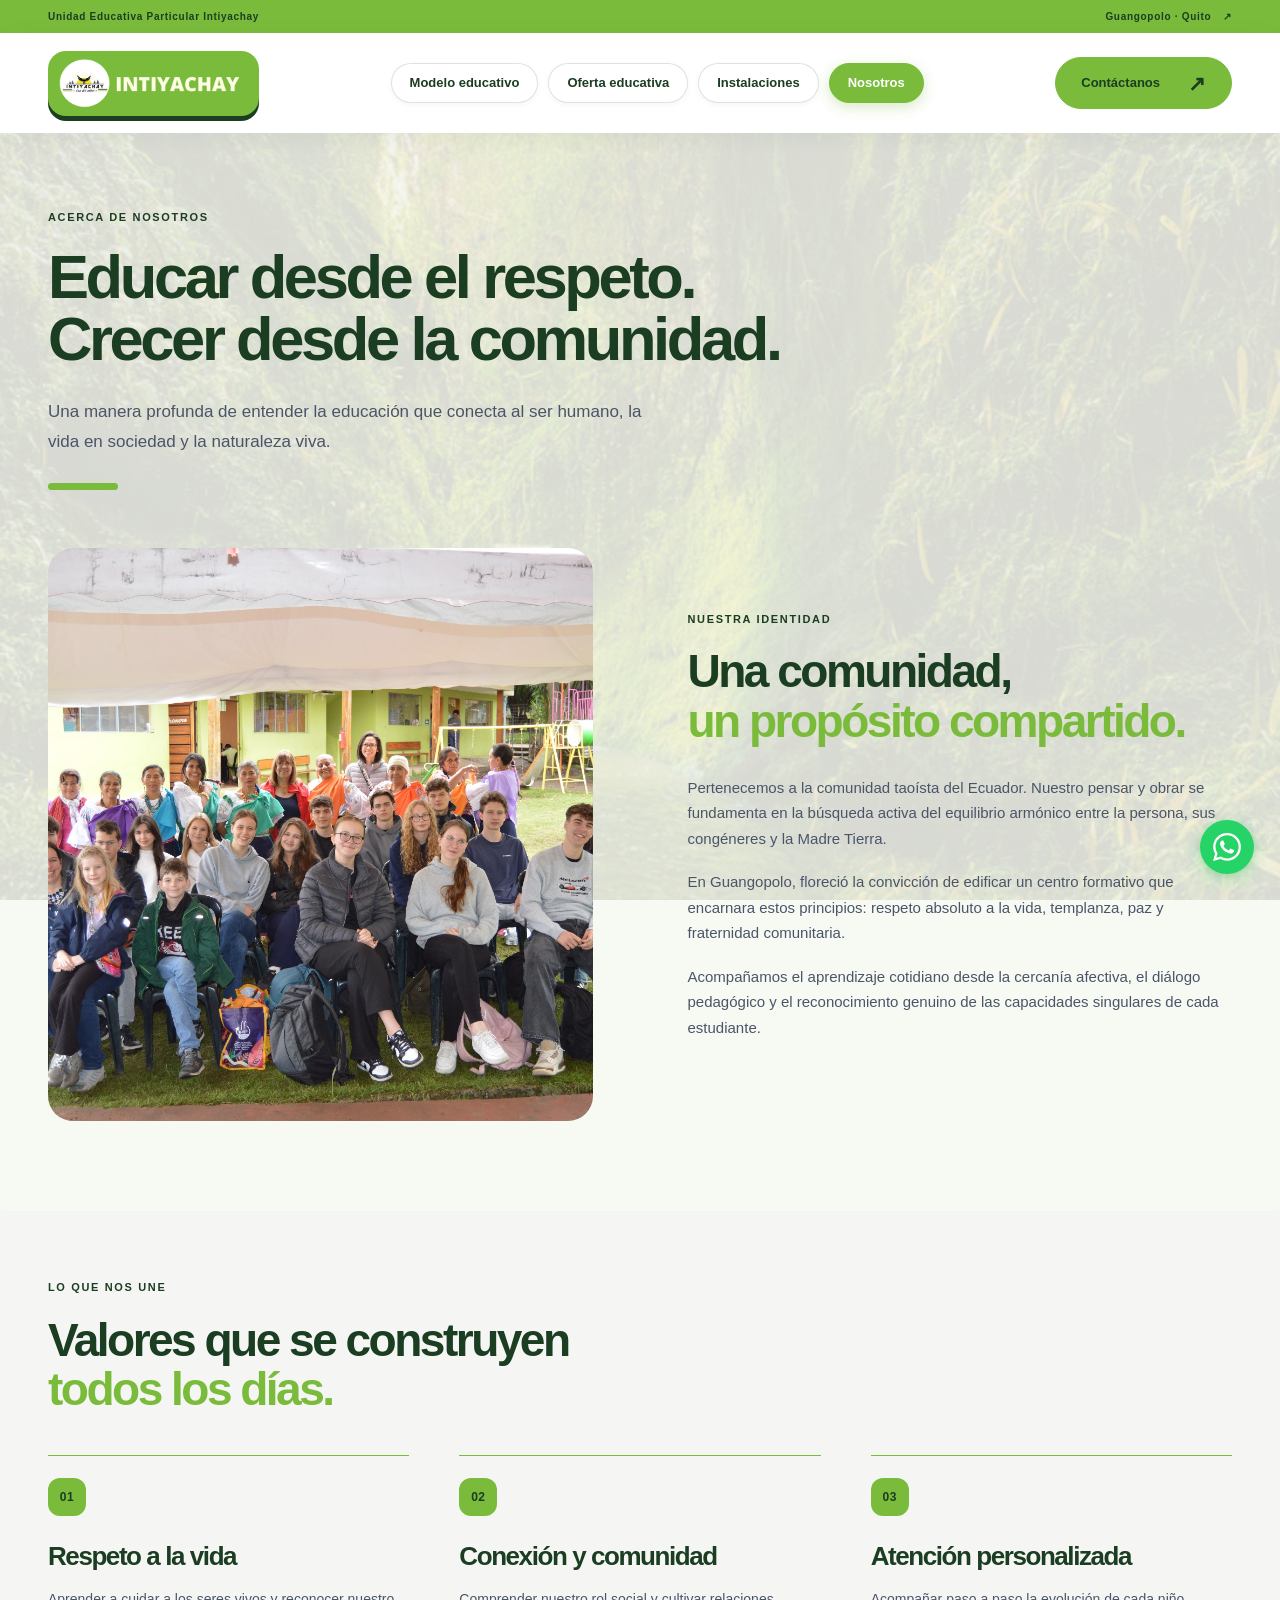
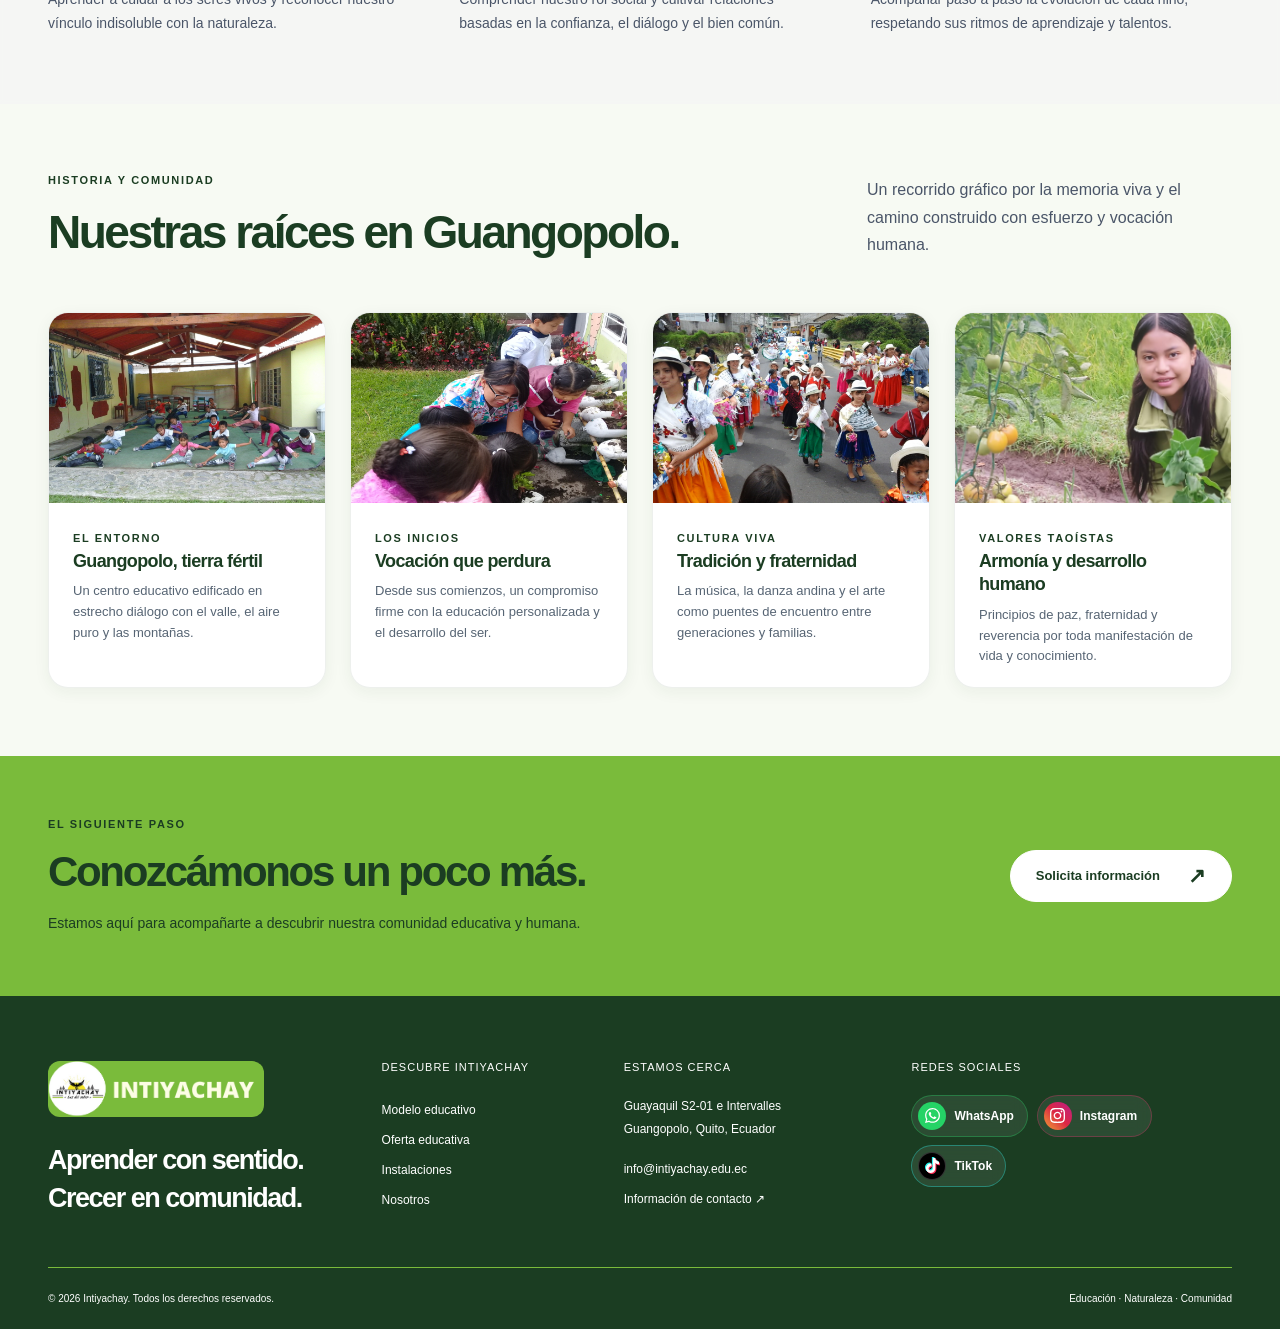
<file: acerca-de-nosotros/index.html>
<!DOCTYPE html>
<html lang="es">
<head>
  <meta charset="utf-8"/>
  <meta content="width=device-width, initial-scale=1" name="viewport"/>
  <meta content="Conoce la historia, valores y comunidad de la Unidad Educativa Particular Intiyachay en Guangopolo, Quito." name="description"/>
  <meta content="noindex,nofollow" name="robots"/>
  <meta content="#7ABB3B" name="theme-color"/>
  <title>Nosotros | Intiyachay</title>
  <link href="/assets/styles.css" rel="stylesheet"/>
  <script defer="" src="/assets/site.js"></script>
</head>
<body>
  <a class="skip" href="#contenido">Saltar al contenido</a>

  <div class="utility">
    <div class="container">
      <span>Unidad Educativa Particular Intiyachay</span>
      <a href="/contacto/#ubicacion">Guangopolo · Quito <span aria-hidden="true">↗</span></a>
    </div>
  </div>

  <header class="header">
    <div class="container nav-row">
      <a aria-label="Intiyachay, inicio" class="brand" href="/">
        <img alt="Logo horizontal original, con símbolo y nombre incluidos" height="70" loading="eager" src="/assets/logo.png" width="270"/>
      </a>
      <nav aria-label="Navegación principal" class="desktop-nav">
        <a href="/modelo-educativo/">Modelo educativo</a>
        <a href="/oferta-educativa/">Oferta educativa</a>
        <a href="/nuestras-instalciones/">Instalaciones</a>
        <a aria-current="page" href="/acerca-de-nosotros/">Nosotros</a>
        <a class="nav-contact-pill" href="/contacto/">Contáctanos</a>
      </nav>
      <a class="button small header-cta" href="/contacto/">Contáctanos<span aria-hidden="true">↗</span></a>
      <button aria-controls="mobile-menu" aria-expanded="false" aria-label="Abrir menú" class="menu-toggle">
        <span></span><span></span>
      </button>
    </div>
    <nav aria-label="Navegación móvil" hidden="" id="mobile-menu">
      <a href="/">Inicio</a>
      <a href="/modelo-educativo/">Modelo educativo</a>
      <a href="/oferta-educativa/">Oferta educativa</a>
      <a href="/nuestras-instalciones/">Instalaciones</a>
      <a aria-current="page" href="/acerca-de-nosotros/">Nosotros</a>
      <a href="/contacto/">Contacto</a>
    </nav>
  </header>

  <main id="contenido">
    <section class="page-intro container">
      <p class="eyebrow">ACERCA DE NOSOTROS</p>
      <h1>Educar desde el respeto.<br/> <em>Crecer desde la comunidad.</em></h1>
      <p class="lead">Una manera profunda de entender la educación que conecta al ser humano, la vida en sociedad y la naturaleza viva.</p>
    </section>

    <section class="container editorial about-editorial">
      <div class="editorial-photo">
        <img alt="Fotografía grupal de la comunidad educativa Intiyachay" fetchpriority="high" height="1063" loading="eager" src="/assets/comunidad.jpeg" width="1600"/>
      </div>
      <div class="editorial-copy">
        <p class="eyebrow">NUESTRA IDENTIDAD</p>
        <h2>Una comunidad,<br/> <em>un propósito compartido.</em></h2>
        <p>Pertenecemos a la comunidad taoísta del Ecuador. Nuestro pensar y obrar se fundamenta en la búsqueda activa del equilibrio armónico entre la persona, sus congéneres y la Madre Tierra.</p>
        <p>En Guangopolo, floreció la convicción de edificar un centro formativo que encarnara estos principios: respeto absoluto a la vida, templanza, paz y fraternidad comunitaria.</p>
        <p>Acompañamos el aprendizaje cotidiano desde la cercanía afectiva, el diálogo pedagógico y el reconocimiento genuino de las capacidades singulares de cada estudiante.</p>
      </div>
    </section>

    <section class="section soft">
      <div class="container">
        <p class="eyebrow">LO QUE NOS UNE</p>
        <h2>Valores que se construyen<br/> <em>todos los días.</em></h2>
        <div class="spaces-grid">
          <article>
            <span class="number">01</span>
            <h3>Respeto a la vida</h3>
            <p>Aprender a cuidar a los seres vivos y reconocer nuestro vínculo indisoluble con la naturaleza.</p>
          </article>
          <article>
            <span class="number">02</span>
            <h3>Conexión y comunidad</h3>
            <p>Comprender nuestro rol social y cultivar relaciones basadas en la confianza, el diálogo y el bien común.</p>
          </article>
          <article>
            <span class="number">03</span>
            <h3>Atención personalizada</h3>
            <p>Acompañar paso a paso la evolución de cada niño, respetando sus ritmos de aprendizaje y talentos.</p>
          </article>
        </div>
      </div>
    </section>

    <section class="section container">
      <div class="section-top">
        <div>
          <p class="eyebrow">HISTORIA Y COMUNIDAD</p>
          <h2>Nuestras raíces en Guangopolo.</h2>
        </div>
        <p class="section-description">Un recorrido gráfico por la memoria viva y el camino construido con esfuerzo y vocación humana.</p>
      </div>

      <div class="history-grid">
        <article class="history-card">
          <img src="/assets/exterior-escuela.jpg" alt="Instalaciones y entorno de Intiyachay" loading="lazy" width="600" height="400"/>
          <div class="history-card-body">
            <span class="eyebrow">EL ENTORNO</span>
            <h3>Guangopolo, tierra fértil</h3>
            <p>Un centro educativo edificado en estrecho diálogo con el valle, el aire puro y las montañas.</p>
          </div>
        </article>

        <article class="history-card">
          <img src="/assets/aula-antigua.jpg" alt="Aula y orígenes del proyecto pedagógico" loading="lazy" width="600" height="400"/>
          <div class="history-card-body">
            <span class="eyebrow">LOS INICIOS</span>
            <h3>Vocación que perdura</h3>
            <p>Desde sus comienzos, un compromiso firme con la educación personalizada y el desarrollo del ser.</p>
          </div>
        </article>

        <article class="history-card">
          <img src="/assets/danza-desfile.jpg" alt="Danza y tradiciones comunitarias" loading="lazy" width="600" height="400"/>
          <div class="history-card-body">
            <span class="eyebrow">CULTURA VIVA</span>
            <h3>Tradición y fraternidad</h3>
            <p>La música, la danza andina y el arte como puentes de encuentro entre generaciones y familias.</p>
          </div>
        </article>

        <article class="history-card">
          <img src="/assets/retrato-comunidad.jpeg" alt="Miembros de la comunidad educativa Intiyachay" loading="lazy" width="600" height="400"/>
          <div class="history-card-body">
            <span class="eyebrow">VALORES TAOÍSTAS</span>
            <h3>Armonía y desarrollo humano</h3>
            <p>Principios de paz, fraternidad y reverencia por toda manifestación de vida y conocimiento.</p>
          </div>
        </article>
      </div>
    </section>

    <section class="contact-band">
      <div class="container">
        <div>
          <p class="eyebrow">EL SIGUIENTE PASO</p>
          <h2>Conozcámonos un poco más.</h2>
          <p>Estamos aquí para acompañarte a descubrir nuestra comunidad educativa y humana.</p>
        </div>
        <a class="button light" href="/contacto/">Solicita información<span aria-hidden="true">↗</span></a>
      </div>
    </section>
  </main>

  <footer>
    <div class="container footer-grid">
      <div class="footer-brand">
        <a aria-label="Intiyachay, inicio" href="/">
          <img alt="Logo horizontal original, con símbolo y nombre incluidos" height="70" loading="lazy" src="/assets/logo.png" width="270"/>
        </a>
        <p>Aprender con sentido.<br/> Crecer en comunidad.</p>
      </div>
      <div>
        <h2>Descubre Intiyachay</h2>
        <a href="/modelo-educativo/">Modelo educativo</a>
        <a href="/oferta-educativa/">Oferta educativa</a>
        <a href="/nuestras-instalciones/">Instalaciones</a>
        <a href="/acerca-de-nosotros/">Nosotros</a>
      </div>
      <div>
        <h2>Estamos cerca</h2>
        <p>Guayaquil S2-01 e Intervalles<br/> Guangopolo, Quito, Ecuador</p>
        <a href="mailto:info@intiyachay.edu.ec">info@intiyachay.edu.ec</a>
        <a href="/contacto/">Información de contacto ↗</a>
      </div>
            <div>
        <h2>Redes Sociales</h2>
        <div class="footer-social-strip">
          <a href="https://api.whatsapp.com/send?phone=593987041661&amp;text=%C2%A1Buen%20d%C3%ADa%20Centro%20Educativo%20Particular%20Intiyachay!%20%F0%9F%8C%9F%20Deseo%20m%C3%A1s%20informaci%C3%B3n%20sobre%20sus%20servicios%20educativos%20%20%F0%9F%93%9A" target="_blank" rel="noopener noreferrer" class="footer-social-btn whatsapp">
            <span class="icon-circle"><svg viewBox="0 0 24 24" fill="currentColor"><path d="M17.472 14.382c-.297-.149-1.758-.867-2.03-.967-.273-.099-.471-.148-.67.15-.197.297-.767.966-.94 1.164-.173.199-.347.223-.644.075-.297-.15-1.255-.463-2.39-1.475-.883-.788-1.48-1.761-1.653-2.059-.173-.297-.019-.458.13-.606.134-.133.298-.347.446-.52.149-.174.198-.298.298-.497.099-.198.05-.371-.025-.52-.075-.149-.669-1.612-.916-2.207-.242-.579-.487-.5-.669-.51l-.57-.01c-.198 0-.52.074-.792.372-.272.297-1.04 1.016-1.04 2.479 0 1.462 1.065 2.875 1.213 3.074.149.198 2.096 3.2 5.077 4.487.709.306 1.262.489 1.694.625.712.227 1.36.195 1.871.118.571-.085 1.758-.719 2.006-1.413.248-.694.248-1.289.173-1.413-.074-.124-.272-.198-.57-.347m-5.421 7.403h-.004a9.87 9.87 0 01-5.031-1.378l-.361-.214-3.741.982.998-3.648-.235-.374a9.86 9.86 0 01-1.51-5.26c.001-5.45 4.436-9.884 9.888-9.884 2.64 0 5.122 1.03 6.988 2.898a9.825 9.825 0 012.893 6.994c-.003 5.45-4.437 9.884-9.885 9.884m8.413-18.297A11.815 11.815 0 0012.05 0C5.495 0 .16 5.335.157 11.892c0 2.096.547 4.142 1.588 5.945L.057 24l6.305-1.654a11.882 11.882 0 005.683 1.448h.005c6.554 0 11.89-5.335 11.893-11.893a11.821 11.821 0 00-3.48-8.413z"/></svg></span>
            <span>WhatsApp</span>
          </a>
          <a href="https://www.instagram.com/intiyachay.ec/" target="_blank" rel="noopener noreferrer" class="footer-social-btn instagram">
            <span class="icon-circle"><svg viewBox="0 0 24 24" fill="currentColor"><path d="M12 2.163c3.204 0 3.584.012 4.85.07 3.252.148 4.771 1.691 4.919 4.919.058 1.265.069 1.645.069 4.849 0 3.205-.012 3.584-.069 4.849-.149 3.225-1.664 4.771-4.919 4.919-1.266.058-1.644.07-4.85.07-3.204 0-3.584-.012-4.849-.07-3.26-.149-4.771-1.699-4.919-4.92-.058-1.265-.07-1.644-.07-4.849 0-3.204.013-3.583.07-4.849.149-3.227 1.664-4.771 4.919-4.919 1.266-.057 1.645-.069 4.849-.069zm0-2.163c-3.259 0-3.667.014-4.947.072-4.358.2-6.78 2.618-6.98 6.98-.059 1.281-.073 1.689-.073 4.948 0 3.259.014 3.668.072 4.948.2 4.358 2.618 6.78 6.98 6.98 1.281.058 1.689.072 4.948.072 3.259 0 3.668-.014 4.948-.072 4.354-.2 6.782-2.618 6.979-6.98.059-1.28.073-1.689.073-4.948 0-3.259-.014-3.667-.072-4.947-.196-4.354-2.617-6.78-6.979-6.98-1.281-.059-1.69-.073-4.949-.073zm0 5.838c-3.403 0-6.162 2.759-6.162 6.162s2.759 6.163 6.162 6.163 6.162-2.759 6.162-6.163c0-3.403-2.759-6.162-6.162-6.162zm0 10.162c-2.209 0-4-1.79-4-4 0-2.209 1.791-4 4-4s4 1.791 4 4c0 2.21-1.791 4-4 4zm6.406-11.845c-.796 0-1.441.645-1.441 1.44s.645 1.44 1.441 1.44c.795 0 1.439-.645 1.439-1.44s-.644-1.44-1.439-1.44z"/></svg></span>
            <span>Instagram</span>
          </a>
          <a href="https://www.tiktok.com/@intiyachay.school" target="_blank" rel="noopener noreferrer" class="footer-social-btn tiktok">
            <span class="icon-circle"><svg viewBox="0 0 24 24" fill="currentColor"><path d="M12.525.02c1.31-.02 2.61-.01 3.91-.02.08 1.53.63 3.09 1.75 4.17 1.12 1.11 2.7 1.62 4.24 1.79v4.03c-1.44-.05-2.89-.35-4.2-.97-.57-.26-1.1-.59-1.62-.93-.01 2.92.01 5.84-.02 8.75-.08 1.4-.54 2.79-1.35 3.94-1.31 1.92-3.58 3.17-5.91 3.21-1.43.08-2.86-.31-4.08-1.03-2.02-1.19-3.44-3.37-3.65-5.71-.02-.5-.03-1-.01-1.49.18-1.9 1.12-3.72 2.58-4.96 1.66-1.44 3.98-2.13 6.15-1.72.02 1.48-.04 2.96-.04 4.44-.99-.32-2.15-.23-3.02.37-.63.41-1.11 1.04-1.36 1.75-.21.51-.24 1.07-.14 1.61.24 1.64 1.82 2.89 3.5 2.74 1.41-.05 2.67-.97 3.09-2.31.2-.53.28-1.1.27-1.67V0z"/></svg></span>
            <span>TikTok</span>
          </a>
        </div>
      </div>
    </div>
    <div class="container footer-bottom">
      <span>© <span data-year="">2026</span> Intiyachay. Todos los derechos reservados.</span>
      <span>Educación · Naturaleza · Comunidad</span>
    </div>
  </footer>

    <a class="whatsapp-float" href="https://api.whatsapp.com/send?phone=593987041661&amp;text=%C2%A1Buen%20d%C3%ADa%20Centro%20Educativo%20Particular%20Intiyachay!%20%F0%9F%8C%9F%20Deseo%20m%C3%A1s%20informaci%C3%B3n%20sobre%20sus%20servicios%20educativos%20%20%F0%9F%93%9A" target="_blank" rel="noopener noreferrer" aria-label="Escríbenos por WhatsApp"><span class="whatsapp-float-tooltip">¿Conversamos? Escríbenos</span><svg viewBox="0 0 24 24" fill="#FFFFFF" width="28" height="28" aria-hidden="true"><path d="M17.472 14.382c-.297-.149-1.758-.867-2.03-.967-.273-.099-.471-.148-.67.15-.197.297-.767.966-.94 1.164-.173.199-.347.223-.644.075-.297-.15-1.255-.463-2.39-1.475-.883-.788-1.48-1.761-1.653-2.059-.173-.297-.019-.458.13-.606.134-.133.298-.347.446-.52.149-.174.198-.298.298-.497.099-.198.05-.371-.025-.52-.075-.149-.669-1.612-.916-2.207-.242-.579-.487-.5-.669-.51l-.57-.01c-.198 0-.52.074-.792.372-.272.297-1.04 1.016-1.04 2.479 0 1.462 1.065 2.875 1.213 3.074.149.198 2.096 3.2 5.077 4.487.709.306 1.262.489 1.694.625.712.227 1.36.195 1.871.118.571-.085 1.758-.719 2.006-1.413.248-.694.248-1.289.173-1.413-.074-.124-.272-.198-.57-.347m-5.421 7.403h-.004a9.87 9.87 0 01-5.031-1.378l-.361-.214-3.741.982.998-3.648-.235-.374a9.86 9.86 0 01-1.51-5.26c.001-5.45 4.436-9.884 9.888-9.884 2.64 0 5.122 1.03 6.988 2.898a9.825 9.825 0 012.893 6.994c-.003 5.45-4.437 9.884-9.885 9.884m8.413-18.297A11.815 11.815 0 0012.05 0C5.495 0 .16 5.335.157 11.892c0 2.096.547 4.142 1.588 5.945L.057 24l6.305-1.654a11.882 11.882 0 005.683 1.448h.005c6.554 0 11.89-5.335 11.893-11.893a11.821 11.821 0 00-3.48-8.413z"/></svg></a>
</body>
</html>
</file>
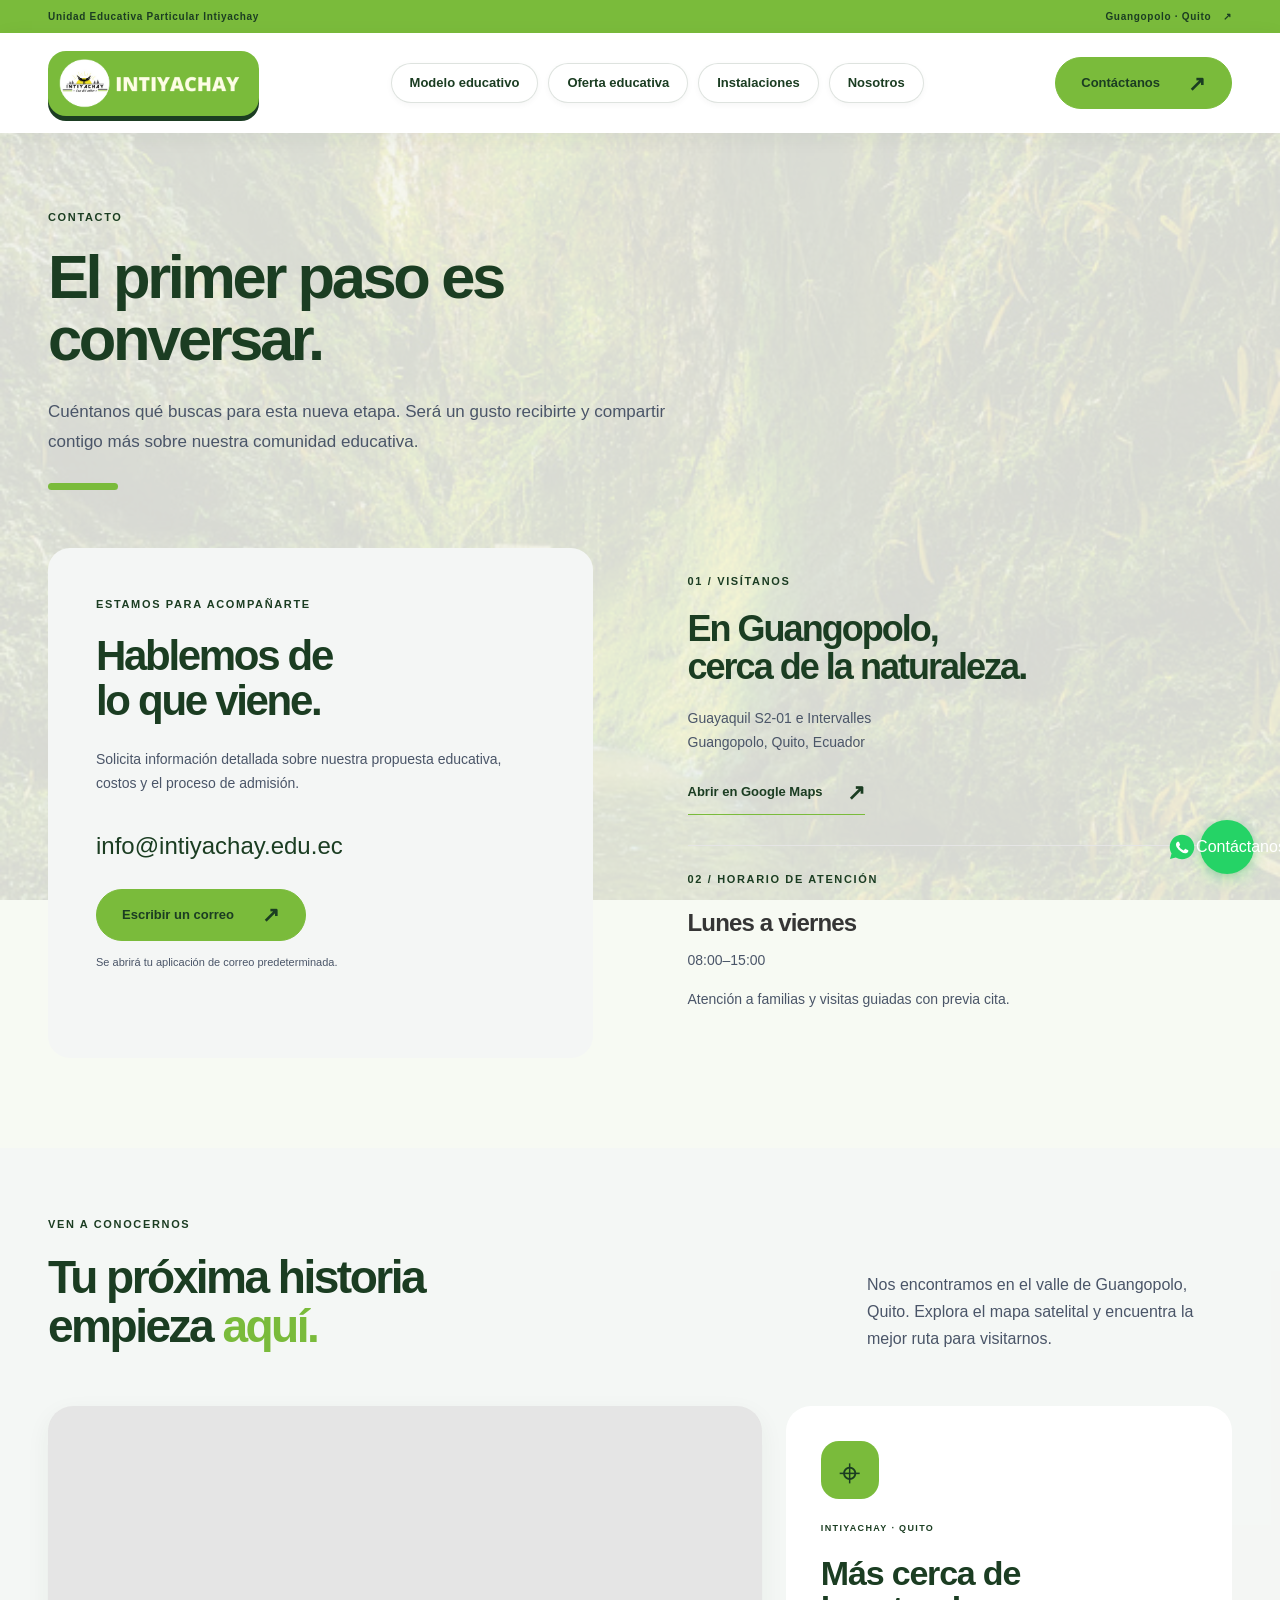
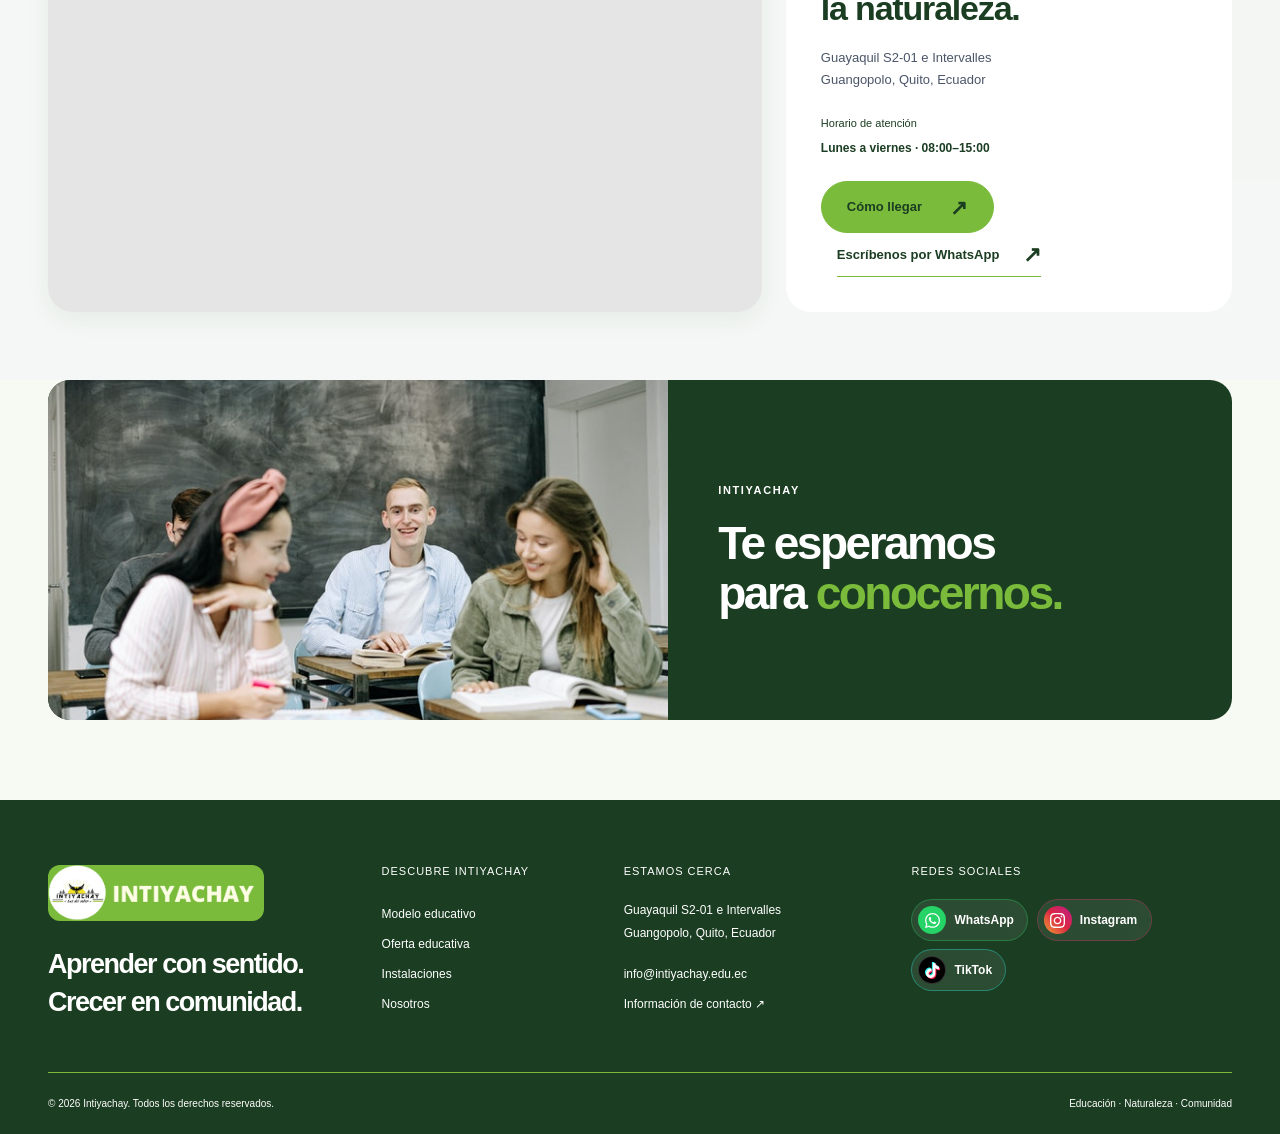
<file: contacto/index.html>
<!DOCTYPE html>
<html lang="es">

<head>
  <meta charset="utf-8" />
  <meta content="width=device-width, initial-scale=1" name="viewport" />
  <meta
    content="Ponte en contacto con la Unidad Educativa Particular Intiyachay en Guangopolo, Quito. Admisiones, visitas guiadas e información institucional."
    name="description" />
  <meta content="noindex,nofollow" name="robots" />
  <meta content="#7ABB3B" name="theme-color" />
  <title>Contacto | Intiyachay</title>
  <link href="/assets/styles.css" rel="stylesheet" />
  <script defer="" src="/assets/site.js"></script>
</head>

<body>
  <a class="skip" href="#contenido">Saltar al contenido</a>

  <div class="utility">
    <div class="container">
      <span>Unidad Educativa Particular Intiyachay</span>
      <a href="/contacto/#ubicacion">Guangopolo · Quito <span aria-hidden="true">↗</span></a>
    </div>
  </div>

  <header class="header">
    <div class="container nav-row">
      <a aria-label="Intiyachay, inicio" class="brand" href="/">
        <img alt="Logo horizontal original, con símbolo y nombre incluidos" height="70" loading="eager"
          src="/assets/logo.png" width="270" />
      </a>
      <nav aria-label="Navegación principal" class="desktop-nav">
        <a href="/modelo-educativo/">Modelo educativo</a>
        <a href="/oferta-educativa/">Oferta educativa</a>
        <a href="/nuestras-instalciones/">Instalaciones</a>
        <a href="/acerca-de-nosotros/">Nosotros</a>
        <a aria-current="page" class="nav-contact-pill" href="/contacto/">Contáctanos</a>
      </nav>
      <a class="button small header-cta" href="/contacto/">Contáctanos<span aria-hidden="true">↗</span></a>
      <button aria-controls="mobile-menu" aria-expanded="false" aria-label="Abrir menú" class="menu-toggle">
        <span></span><span></span>
      </button>
    </div>
    <nav aria-label="Navegación móvil" hidden="" id="mobile-menu">
      <a href="/">Inicio</a>
      <a href="/modelo-educativo/">Modelo educativo</a>
      <a href="/oferta-educativa/">Oferta educativa</a>
      <a href="/nuestras-instalciones/">Instalaciones</a>
      <a href="/acerca-de-nosotros/">Nosotros</a>
      <a aria-current="page" href="/contacto/">Contacto</a>
    </nav>
  </header>

  <main id="contenido">
    <section class="page-intro container">
      <p class="eyebrow">CONTACTO</p>
      <h1>El primer paso es<br /> <em>conversar.</em></h1>
      <p class="lead">Cuéntanos qué buscas para esta nueva etapa. Será un gusto recibirte y compartir contigo más sobre
        nuestra comunidad educativa.</p>
    </section>

    <section class="container contact-layout">
      <article class="contact-card">
        <p class="eyebrow">ESTAMOS PARA ACOMPAÑARTE</p>
        <h2>Hablemos de<br /> lo que viene.</h2>
        <p id="interest-label">Solicita información detallada sobre nuestra propuesta educativa, costos y el proceso de
          admisión.</p>
        <a class="email-address" href="mailto:info@intiyachay.edu.ec">info@intiyachay.edu.ec</a>
        <a class="button" href="mailto:info@intiyachay.edu.ec?subject=Informaci%C3%B3n%20sobre%20Intiyachay"
          id="email-cta">
          Escribir un correo <span aria-hidden="true">↗</span>
        </a>
        <p class="micro">Se abrirá tu aplicación de correo predeterminada.</p>
      </article>

      <div class="contact-details" id="ubicacion">
        <article>
          <p class="eyebrow">01 / VISÍTANOS</p>
          <h2>En Guangopolo,<br /> cerca de la naturaleza.</h2>
          <p>Guayaquil S2-01 e Intervalles<br /> Guangopolo, Quito, Ecuador</p>
          <a class="text-link"
            href="https://www.google.com/maps/dir//Plantel+Educativo+IntiYachay+PGQX%2BCXX+Quito+170801/@-0.2613832,-78.4500582,18z/data=!4m8!4m7!1m0!1m5!1m1!1s0x91d597a2299049dd:0xae5ba89d0b86395a!2m2!1d-78.4500582!2d-0.2613832"
            rel="noopener noreferrer" target="_blank">
            Abrir en Google Maps <span aria-hidden="true">↗</span><span class="sr-only"> (nueva pestaña)</span>
          </a>
        </article>
        <article>
          <p class="eyebrow">02 / HORARIO DE ATENCIÓN</p>
          <h3>Lunes a viernes</h3>
          <p>08:00–15:00</p>
          <p class="muted">Atención a familias y visitas guiadas con previa cita.</p>
        </article>
      </div>
    </section>

    <section class="location-experience section" id="visitanos">
      <div class="container">
        <div class="section-top">
          <div>
            <p class="eyebrow">VEN A CONOCERNOS</p>
            <h2>Tu próxima historia<br />empieza <em>aquí.</em></h2>
          </div>
          <p class="section-description">Nos encontramos en el valle de Guangopolo, Quito. Explora el mapa satelital y
            encuentra la mejor ruta para visitarnos.</p>
        </div>

        <div class="map-layout">
          <div class="map-card">
            <iframe allowfullscreen="" loading="lazy" referrerpolicy="no-referrer-when-downgrade"
              src="https://maps.google.com/maps?q=Plantel%20Educativo%20IntiYachay%2C%20Quito%20170801&amp;t=m&amp;z=17&amp;output=embed&amp;iwloc=near"
              title="Mapa de ubicación de la Unidad Educativa Intiyachay en Guangopolo"></iframe>
          </div>
          <div class="location-card">
            <span aria-hidden="true" class="location-pin">⌖</span>
            <p class="eyebrow">INTIYACHAY · QUITO</p>
            <h3>Más cerca de<br />la naturaleza.</h3>
            <p>Guayaquil S2-01 e Intervalles<br />Guangopolo, Quito, Ecuador</p>
            <div class="location-hours">
              <span>Horario de atención</span>
              <strong>Lunes a viernes · 08:00–15:00</strong>
            </div>
            <a class="button"
              href="https://www.google.com/maps/dir/?api=1&amp;destination=Plantel+Educativo+Intiyachay+Quito"
              rel="noopener noreferrer" target="_blank">
              Cómo llegar <span aria-hidden="true">↗</span><span class="sr-only"> (nueva pestaña)</span>
            </a>
            <a class="text-link"
              href="https://wa.me/593998394468?text=Hola%20Intiyachay,%20deseo%20coordinar%20una%20visita"
              target="_blank" rel="noopener">
              Escríbenos por WhatsApp <span aria-hidden="true">↗</span>
            </a>
          </div>
        </div>
      </div>
    </section>

    <section class="container contact-photo">
      <img alt="Estudiantes en el aula de lectura y biblioteca de Intiyachay" height="1152" loading="lazy"
        src="/assets/lectura-aula.jpg" width="1536" />
      <div>
        <p class="eyebrow">INTIYACHAY</p>
        <h2>Te esperamos<br /> para <em>conocernos.</em></h2>
      </div>
    </section>
  </main>

  <footer>
    <div class="container footer-grid">
      <div class="footer-brand">
        <a aria-label="Intiyachay, inicio" href="/">
          <img alt="Logo horizontal original, con símbolo y nombre incluidos" height="70" loading="lazy"
            src="/assets/logo.png" width="270" />
        </a>
        <p>Aprender con sentido.<br /> Crecer en comunidad.</p>
      </div>
      <div>
        <h2>Descubre Intiyachay</h2>
        <a href="/modelo-educativo/">Modelo educativo</a>
        <a href="/oferta-educativa/">Oferta educativa</a>
        <a href="/nuestras-instalciones/">Instalaciones</a>
        <a href="/acerca-de-nosotros/">Nosotros</a>
      </div>
      <div>
        <h2>Estamos cerca</h2>
        <p>Guayaquil S2-01 e Intervalles<br /> Guangopolo, Quito, Ecuador</p>
        <a href="mailto:info@intiyachay.edu.ec">info@intiyachay.edu.ec</a>
        <a href="/contacto/">Información de contacto ↗</a>
      </div>
      <div>
        <h2>Redes Sociales</h2>
        <div class="footer-social-strip">
          <a href="https://api.whatsapp.com/send?phone=593987041661&amp;text=%C2%A1Buen%20d%C3%ADa%20Centro%20Educativo%20Particular%20Intiyachay!%20%F0%9F%8C%9F%20Deseo%20m%C3%A1s%20informaci%C3%B3n%20sobre%20sus%20servicios%20educativos%20%20%F0%9F%93%9A"
            target="_blank" rel="noopener noreferrer" class="footer-social-btn whatsapp">
            <span class="icon-circle"><svg viewBox="0 0 24 24" fill="currentColor">
                <path
                  d="M17.472 14.382c-.297-.149-1.758-.867-2.03-.967-.273-.099-.471-.148-.67.15-.197.297-.767.966-.94 1.164-.173.199-.347.223-.644.075-.297-.15-1.255-.463-2.39-1.475-.883-.788-1.48-1.761-1.653-2.059-.173-.297-.019-.458.13-.606.134-.133.298-.347.446-.52.149-.174.198-.298.298-.497.099-.198.05-.371-.025-.52-.075-.149-.669-1.612-.916-2.207-.242-.579-.487-.5-.669-.51l-.57-.01c-.198 0-.52.074-.792.372-.272.297-1.04 1.016-1.04 2.479 0 1.462 1.065 2.875 1.213 3.074.149.198 2.096 3.2 5.077 4.487.709.306 1.262.489 1.694.625.712.227 1.36.195 1.871.118.571-.085 1.758-.719 2.006-1.413.248-.694.248-1.289.173-1.413-.074-.124-.272-.198-.57-.347m-5.421 7.403h-.004a9.87 9.87 0 01-5.031-1.378l-.361-.214-3.741.982.998-3.648-.235-.374a9.86 9.86 0 01-1.51-5.26c.001-5.45 4.436-9.884 9.888-9.884 2.64 0 5.122 1.03 6.988 2.898a9.825 9.825 0 012.893 6.994c-.003 5.45-4.437 9.884-9.885 9.884m8.413-18.297A11.815 11.815 0 0012.05 0C5.495 0 .16 5.335.157 11.892c0 2.096.547 4.142 1.588 5.945L.057 24l6.305-1.654a11.882 11.882 0 005.683 1.448h.005c6.554 0 11.89-5.335 11.893-11.893a11.821 11.821 0 00-3.48-8.413z" />
              </svg></span>
            <span>WhatsApp</span>
          </a>
          <a href="https://www.instagram.com/intiyachay.ec/" target="_blank" rel="noopener noreferrer"
            class="footer-social-btn instagram">
            <span class="icon-circle"><svg viewBox="0 0 24 24" fill="currentColor">
                <path
                  d="M12 2.163c3.204 0 3.584.012 4.85.07 3.252.148 4.771 1.691 4.919 4.919.058 1.265.069 1.645.069 4.849 0 3.205-.012 3.584-.069 4.849-.149 3.225-1.664 4.771-4.919 4.919-1.266.058-1.644.07-4.85.07-3.204 0-3.584-.012-4.849-.07-3.26-.149-4.771-1.699-4.919-4.92-.058-1.265-.07-1.644-.07-4.849 0-3.204.013-3.583.07-4.849.149-3.227 1.664-4.771 4.919-4.919 1.266-.057 1.645-.069 4.849-.069zm0-2.163c-3.259 0-3.667.014-4.947.072-4.358.2-6.78 2.618-6.98 6.98-.059 1.281-.073 1.689-.073 4.948 0 3.259.014 3.668.072 4.948.2 4.358 2.618 6.78 6.98 6.98 1.281.058 1.689.072 4.948.072 3.259 0 3.668-.014 4.948-.072 4.354-.2 6.782-2.618 6.979-6.98.059-1.28.073-1.689.073-4.948 0-3.259-.014-3.667-.072-4.947-.196-4.354-2.617-6.78-6.979-6.98-1.281-.059-1.69-.073-4.949-.073zm0 5.838c-3.403 0-6.162 2.759-6.162 6.162s2.759 6.163 6.162 6.163 6.162-2.759 6.162-6.163c0-3.403-2.759-6.162-6.162-6.162zm0 10.162c-2.209 0-4-1.79-4-4 0-2.209 1.791-4 4-4s4 1.791 4 4c0 2.21-1.791 4-4 4zm6.406-11.845c-.796 0-1.441.645-1.441 1.44s.645 1.44 1.441 1.44c.795 0 1.439-.645 1.439-1.44s-.644-1.44-1.439-1.44z" />
              </svg></span>
            <span>Instagram</span>
          </a>
          <a href="https://www.tiktok.com/@intiyachay.school" target="_blank" rel="noopener noreferrer"
            class="footer-social-btn tiktok">
            <span class="icon-circle"><svg viewBox="0 0 24 24" fill="currentColor">
                <path
                  d="M12.525.02c1.31-.02 2.61-.01 3.91-.02.08 1.53.63 3.09 1.75 4.17 1.12 1.11 2.7 1.62 4.24 1.79v4.03c-1.44-.05-2.89-.35-4.2-.97-.57-.26-1.1-.59-1.62-.93-.01 2.92.01 5.84-.02 8.75-.08 1.4-.54 2.79-1.35 3.94-1.31 1.92-3.58 3.17-5.91 3.21-1.43.08-2.86-.31-4.08-1.03-2.02-1.19-3.44-3.37-3.65-5.71-.02-.5-.03-1-.01-1.49.18-1.9 1.12-3.72 2.58-4.96 1.66-1.44 3.98-2.13 6.15-1.72.02 1.48-.04 2.96-.04 4.44-.99-.32-2.15-.23-3.02.37-.63.41-1.11 1.04-1.36 1.75-.21.51-.24 1.07-.14 1.61.24 1.64 1.82 2.89 3.5 2.74 1.41-.05 2.67-.97 3.09-2.31.2-.53.28-1.1.27-1.67V0z" />
              </svg></span>
            <span>TikTok</span>
          </a>
        </div>
      </div>
    </div>
    <div class="container footer-bottom">
      <span>© <span data-year="">2026</span> Intiyachay. Todos los derechos reservados.</span>
      <span>Educación · Naturaleza · Comunidad</span>
    </div>
  </footer>

  <a class="whatsapp-float"
    href="https://api.whatsapp.com/send?phone=593987041661&amp;text=%C2%A1Buen%20d%C3%ADa%20Centro%20Educativo%20Particular%20Intiyachay!%20%F0%9F%8C%9F%20Deseo%20m%C3%A1s%20informaci%C3%B3n%20sobre%20sus%20servicios%20educativos%20%20%F0%9F%93%9A"
    target="_blank" rel="noopener noreferrer" aria-label="Contáctanos por WhatsApp"><span
      class="whatsapp-float-icon"><svg viewBox="0 0 32 32" aria-hidden="true">
        <path fill="#25D366"
          d="M16 2C8.27 2 2 8.27 2 16c0 2.68.75 5.18 2.06 7.32L2.3 29.7l6.57-1.72A13.9 13.9 0 0 0 16 30c7.73 0 14-6.27 14-14S23.73 2 16 2z" />
        <path fill="#FFFFFF"
          d="M22.5 19.3c-.35-.18-2.07-1.02-2.39-1.14-.32-.12-.55-.18-.78.18-.23.35-.9 1.14-1.1 1.37-.2.23-.4.26-.75.09a9.5 9.5 0 0 1-2.78-1.72 10.5 10.5 0 0 1-1.92-2.4c-.2-.35-.02-.54.15-.71.16-.16.35-.4.52-.61.18-.2.23-.35.35-.58.12-.23.06-.44-.03-.61-.09-.18-.78-1.88-1.07-2.58-.28-.68-.57-.59-.78-.6h-.67c-.23 0-.61.09-.93.44s-1.22 1.19-1.22 2.9c0 1.71 1.25 3.36 1.42 3.59.18.23 2.45 3.74 5.94 5.25.83.36 1.48.57 1.98.73.84.27 1.6.23 2.2.14.67-.1 2.07-.84 2.36-1.66.29-.81.29-1.51.2-1.66-.09-.14-.32-.23-.67-.4z" />
      </svg></span><span>Contáctanos</span></a>
</body>

</html>
</file>
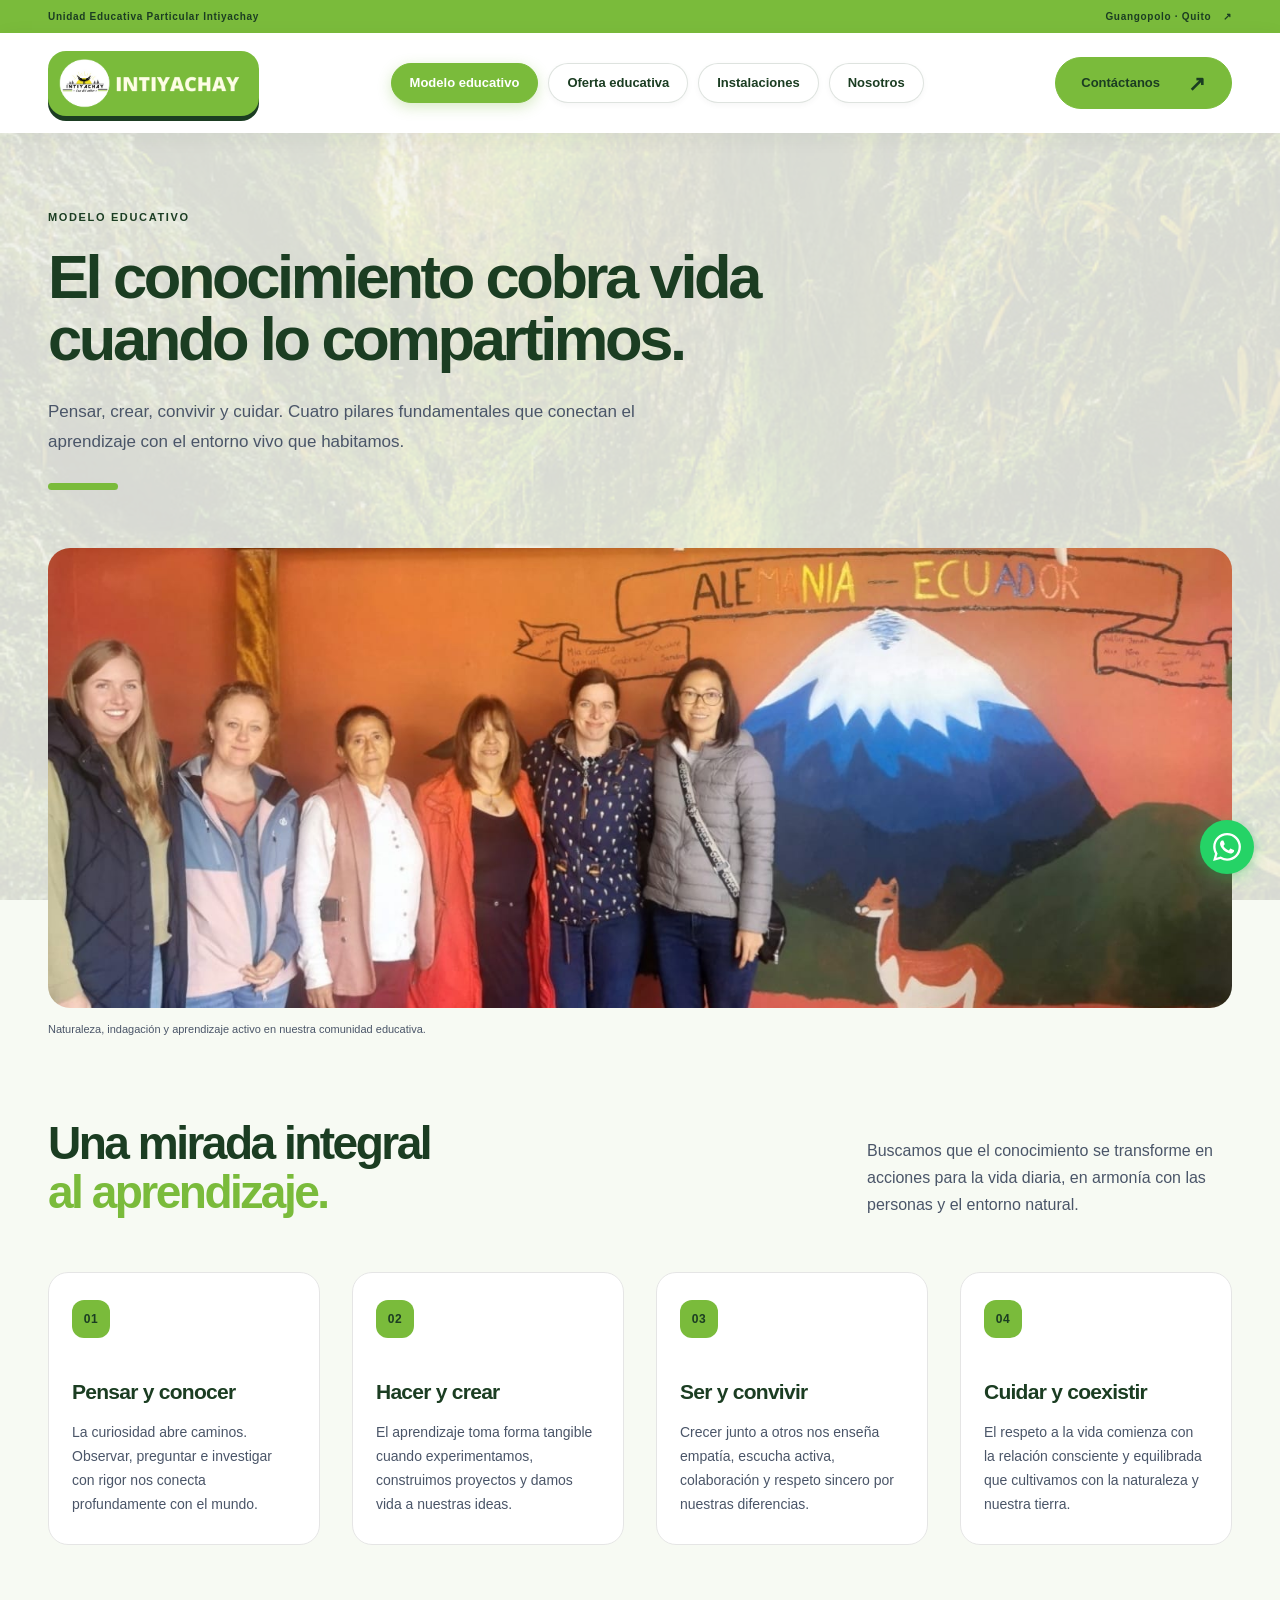
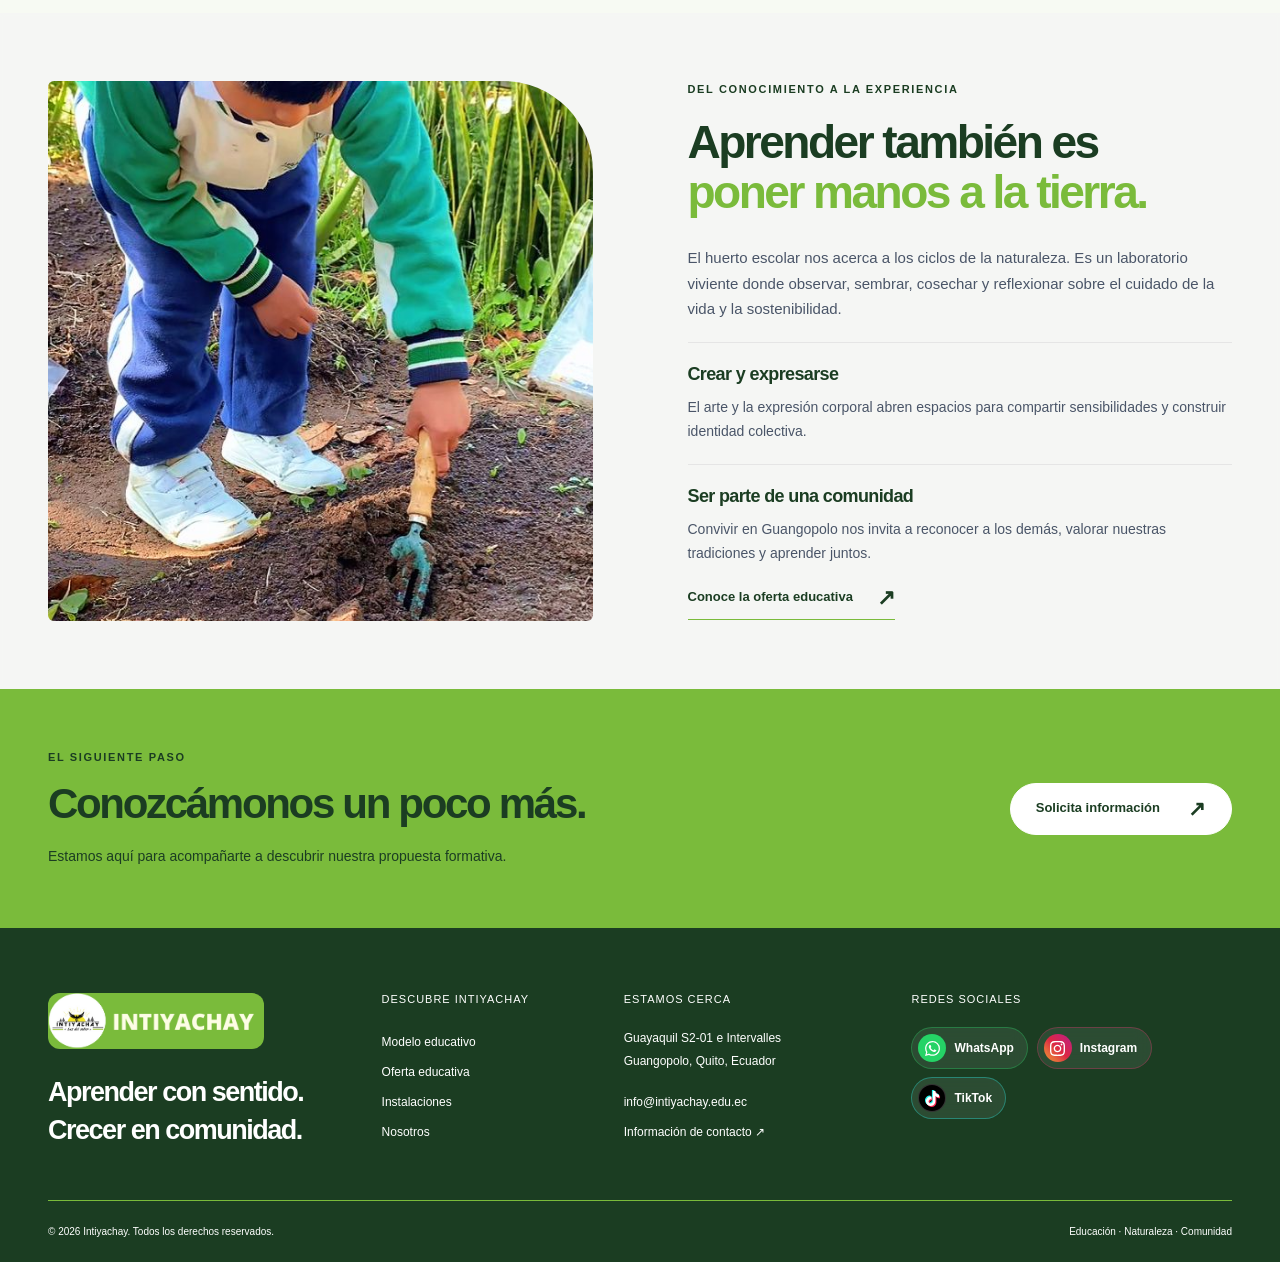
<file: modelo-educativo/index.html>
<!DOCTYPE html>
<html lang="es">
<head>
  <meta charset="utf-8"/>
  <meta content="width=device-width, initial-scale=1" name="viewport"/>
  <meta content="Conoce el modelo educativo de Intiyachay: pensar, crear, convivir y cuidar en armonía con la naturaleza en Guangopolo, Quito." name="description"/>
  <meta content="noindex,nofollow" name="robots"/>
  <meta content="#7ABB3B" name="theme-color"/>
  <title>Modelo educativo | Intiyachay</title>
  <link href="/assets/styles.css" rel="stylesheet"/>
  <script defer="" src="/assets/site.js"></script>
</head>
<body>
  <a class="skip" href="#contenido">Saltar al contenido</a>

  <div class="utility">
    <div class="container">
      <span>Unidad Educativa Particular Intiyachay</span>
      <a href="/contacto/#ubicacion">Guangopolo · Quito <span aria-hidden="true">↗</span></a>
    </div>
  </div>

  <header class="header">
    <div class="container nav-row">
      <a aria-label="Intiyachay, inicio" class="brand" href="/">
        <img alt="Logo horizontal original, con símbolo y nombre incluidos" height="70" loading="eager" src="/assets/logo.png" width="270"/>
      </a>
      <nav aria-label="Navegación principal" class="desktop-nav">
        <a aria-current="page" href="/modelo-educativo/">Modelo educativo</a>
        <a href="/oferta-educativa/">Oferta educativa</a>
        <a href="/nuestras-instalciones/">Instalaciones</a>
        <a href="/acerca-de-nosotros/">Nosotros</a>
        <a class="nav-contact-pill" href="/contacto/">Contáctanos</a>
      </nav>
      <a class="button small header-cta" href="/contacto/">Contáctanos<span aria-hidden="true">↗</span></a>
      <button aria-controls="mobile-menu" aria-expanded="false" aria-label="Abrir menú" class="menu-toggle">
        <span></span><span></span>
      </button>
    </div>
    <nav aria-label="Navegación móvil" hidden="" id="mobile-menu">
      <a href="/">Inicio</a>
      <a aria-current="page" href="/modelo-educativo/">Modelo educativo</a>
      <a href="/oferta-educativa/">Oferta educativa</a>
      <a href="/nuestras-instalciones/">Instalaciones</a>
      <a href="/acerca-de-nosotros/">Nosotros</a>
      <a href="/contacto/">Contacto</a>
    </nav>
  </header>

  <main id="contenido">
    <section class="page-intro container">
      <p class="eyebrow">MODELO EDUCATIVO</p>
      <h1>El conocimiento cobra vida<br/> <em>cuando lo compartimos.</em></h1>
      <p class="lead">Pensar, crear, convivir y cuidar. Cuatro pilares fundamentales que conectan el aprendizaje con el entorno vivo que habitamos.</p>
    </section>

    <div class="container wide-photo">
      <img alt="Estudiantes de Intiyachay trabajando en equipo en proyectos prácticos" fetchpriority="high" height="900" loading="eager" src="/assets/estudiantes-trabajo.jpeg" width="1600"/>
      <p class="image-caption">Naturaleza, indagación y aprendizaje activo en nuestra comunidad educativa.</p>
    </div>

    <section class="section container">
      <div class="section-top">
        <h2>Una mirada integral<br/> <em>al aprendizaje.</em></h2>
        <p class="section-description">Buscamos que el conocimiento se transforme en acciones para la vida diaria, en armonía con las personas y el entorno natural.</p>
      </div>

      <div class="pillars">
        <article>
          <span class="number">01</span>
          <h3>Pensar y conocer</h3>
          <p>La curiosidad abre caminos. Observar, preguntar e investigar con rigor nos conecta profundamente con el mundo.</p>
        </article>
        <article>
          <span class="number">02</span>
          <h3>Hacer y crear</h3>
          <p>El aprendizaje toma forma tangible cuando experimentamos, construimos proyectos y damos vida a nuestras ideas.</p>
        </article>
        <article>
          <span class="number">03</span>
          <h3>Ser y convivir</h3>
          <p>Crecer junto a otros nos enseña empatía, escucha activa, colaboración y respeto sincero por nuestras diferencias.</p>
        </article>
        <article>
          <span class="number">04</span>
          <h3>Cuidar y coexistir</h3>
          <p>El respeto a la vida comienza con la relación consciente y equilibrada que cultivamos con la naturaleza y nuestra tierra.</p>
        </article>
      </div>
    </section>

    <section class="section soft">
      <div class="container editorial">
        <div class="portrait-photo">
          <img alt="Estudiante trabajando con una herramienta en la tierra del huerto escolar" height="1062" loading="lazy" src="/assets/huerto-aprendizaje.jpeg" width="595"/>
        </div>
        <div class="editorial-copy">
          <p class="eyebrow">DEL CONOCIMIENTO A LA EXPERIENCIA</p>
          <h2>Aprender también es<br/> <em>poner manos a la tierra.</em></h2>
          <p>El huerto escolar nos acerca a los ciclos de la naturaleza. Es un laboratorio viviente donde observar, sembrar, cosechar y reflexionar sobre el cuidado de la vida y la sostenibilidad.</p>
          <div class="mini-feature">
            <h3>Crear y expresarse</h3>
            <p>El arte y la expresión corporal abren espacios para compartir sensibilidades y construir identidad colectiva.</p>
          </div>
          <div class="mini-feature">
            <h3>Ser parte de una comunidad</h3>
            <p>Convivir en Guangopolo nos invita a reconocer a los demás, valorar nuestras tradiciones y aprender juntos.</p>
          </div>
          <a class="text-link" href="/oferta-educativa/">Conoce la oferta educativa<span aria-hidden="true">↗</span></a>
        </div>
      </div>
    </section>

    <section class="contact-band">
      <div class="container">
        <div>
          <p class="eyebrow">EL SIGUIENTE PASO</p>
          <h2>Conozcámonos un poco más.</h2>
          <p>Estamos aquí para acompañarte a descubrir nuestra propuesta formativa.</p>
        </div>
        <a class="button light" href="/contacto/">Solicita información<span aria-hidden="true">↗</span></a>
      </div>
    </section>
  </main>

  <footer>
    <div class="container footer-grid">
      <div class="footer-brand">
        <a aria-label="Intiyachay, inicio" href="/">
          <img alt="Logo horizontal original, con símbolo y nombre incluidos" height="70" loading="lazy" src="/assets/logo.png" width="270"/>
        </a>
        <p>Aprender con sentido.<br/> Crecer en comunidad.</p>
      </div>
      <div>
        <h2>Descubre Intiyachay</h2>
        <a href="/modelo-educativo/">Modelo educativo</a>
        <a href="/oferta-educativa/">Oferta educativa</a>
        <a href="/nuestras-instalciones/">Instalaciones</a>
        <a href="/acerca-de-nosotros/">Nosotros</a>
      </div>
      <div>
        <h2>Estamos cerca</h2>
        <p>Guayaquil S2-01 e Intervalles<br/> Guangopolo, Quito, Ecuador</p>
        <a href="mailto:info@intiyachay.edu.ec">info@intiyachay.edu.ec</a>
        <a href="/contacto/">Información de contacto ↗</a>
      </div>
      <div>
        <h2>Redes Sociales</h2>
        <div class="footer-social-strip">
          <a href="https://api.whatsapp.com/send?phone=593987041661&amp;text=%C2%A1Buen%20d%C3%ADa%20Centro%20Educativo%20Particular%20Intiyachay!%20%F0%9F%8C%9F%20Deseo%20m%C3%A1s%20informaci%C3%B3n%20sobre%20sus%20servicios%20educativos%20%20%F0%9F%93%9A" target="_blank" rel="noopener noreferrer" class="footer-social-btn whatsapp">
            <span class="icon-circle"><svg viewBox="0 0 24 24" fill="currentColor"><path d="M17.472 14.382c-.297-.149-1.758-.867-2.03-.967-.273-.099-.471-.148-.67.15-.197.297-.767.966-.94 1.164-.173.199-.347.223-.644.075-.297-.15-1.255-.463-2.39-1.475-.883-.788-1.48-1.761-1.653-2.059-.173-.297-.019-.458.13-.606.134-.133.298-.347.446-.52.149-.174.198-.298.298-.497.099-.198.05-.371-.025-.52-.075-.149-.669-1.612-.916-2.207-.242-.579-.487-.5-.669-.51l-.57-.01c-.198 0-.52.074-.792.372-.272.297-1.04 1.016-1.04 2.479 0 1.462 1.065 2.875 1.213 3.074.149.198 2.096 3.2 5.077 4.487.709.306 1.262.489 1.694.625.712.227 1.36.195 1.871.118.571-.085 1.758-.719 2.006-1.413.248-.694.248-1.289.173-1.413-.074-.124-.272-.198-.57-.347m-5.421 7.403h-.004a9.87 9.87 0 01-5.031-1.378l-.361-.214-3.741.982.998-3.648-.235-.374a9.86 9.86 0 01-1.51-5.26c.001-5.45 4.436-9.884 9.888-9.884 2.64 0 5.122 1.03 6.988 2.898a9.825 9.825 0 012.893 6.994c-.003 5.45-4.437 9.884-9.885 9.884m8.413-18.297A11.815 11.815 0 0012.05 0C5.495 0 .16 5.335.157 11.892c0 2.096.547 4.142 1.588 5.945L.057 24l6.305-1.654a11.882 11.882 0 005.683 1.448h.005c6.554 0 11.89-5.335 11.893-11.893a11.821 11.821 0 00-3.48-8.413z"/></svg></span>
            <span>WhatsApp</span>
          </a>
          <a href="https://www.instagram.com/intiyachay.ec/" target="_blank" rel="noopener noreferrer" class="footer-social-btn instagram">
            <span class="icon-circle"><svg viewBox="0 0 24 24" fill="currentColor"><path d="M12 2.163c3.204 0 3.584.012 4.85.07 3.252.148 4.771 1.691 4.919 4.919.058 1.265.069 1.645.069 4.849 0 3.205-.012 3.584-.069 4.849-.149 3.225-1.664 4.771-4.919 4.919-1.266.058-1.644.07-4.85.07-3.204 0-3.584-.012-4.849-.07-3.26-.149-4.771-1.699-4.919-4.92-.058-1.265-.07-1.644-.07-4.849 0-3.204.013-3.583.07-4.849.149-3.227 1.664-4.771 4.919-4.919 1.266-.057 1.645-.069 4.849-.069zm0-2.163c-3.259 0-3.667.014-4.947.072-4.358.2-6.78 2.618-6.98 6.98-.059 1.281-.073 1.689-.073 4.948 0 3.259.014 3.668.072 4.948.2 4.358 2.618 6.78 6.98 6.98 1.281.058 1.689.072 4.948.072 3.259 0 3.668-.014 4.948-.072 4.354-.2 6.782-2.618 6.979-6.98.059-1.28.073-1.689.073-4.948 0-3.259-.014-3.667-.072-4.947-.196-4.354-2.617-6.78-6.979-6.98-1.281-.059-1.69-.073-4.949-.073zm0 5.838c-3.403 0-6.162 2.759-6.162 6.162s2.759 6.163 6.162 6.163 6.162-2.759 6.162-6.163c0-3.403-2.759-6.162-6.162-6.162zm0 10.162c-2.209 0-4-1.79-4-4 0-2.209 1.791-4 4-4s4 1.791 4 4c0 2.21-1.791 4-4 4zm6.406-11.845c-.796 0-1.441.645-1.441 1.44s.645 1.44 1.441 1.44c.795 0 1.439-.645 1.439-1.44s-.644-1.44-1.439-1.44z"/></svg></span>
            <span>Instagram</span>
          </a>
          <a href="https://www.tiktok.com/@intiyachay.school" target="_blank" rel="noopener noreferrer" class="footer-social-btn tiktok">
            <span class="icon-circle"><svg viewBox="0 0 24 24" fill="currentColor"><path d="M12.525.02c1.31-.02 2.61-.01 3.91-.02.08 1.53.63 3.09 1.75 4.17 1.12 1.11 2.7 1.62 4.24 1.79v4.03c-1.44-.05-2.89-.35-4.2-.97-.57-.26-1.1-.59-1.62-.93-.01 2.92.01 5.84-.02 8.75-.08 1.4-.54 2.79-1.35 3.94-1.31 1.92-3.58 3.17-5.91 3.21-1.43.08-2.86-.31-4.08-1.03-2.02-1.19-3.44-3.37-3.65-5.71-.02-.5-.03-1-.01-1.49.18-1.9 1.12-3.72 2.58-4.96 1.66-1.44 3.98-2.13 6.15-1.72.02 1.48-.04 2.96-.04 4.44-.99-.32-2.15-.23-3.02.37-.63.41-1.11 1.04-1.36 1.75-.21.51-.24 1.07-.14 1.61.24 1.64 1.82 2.89 3.5 2.74 1.41-.05 2.67-.97 3.09-2.31.2-.53.28-1.1.27-1.67V0z"/></svg></span>
            <span>TikTok</span>
          </a>
        </div>
      </div>
    </div>
    <div class="container footer-bottom">
      <span>© <span data-year="">2026</span> Intiyachay. Todos los derechos reservados.</span>
      <span>Educación · Naturaleza · Comunidad</span>
    </div>
  </footer>

  <a class="whatsapp-float" href="https://api.whatsapp.com/send?phone=593987041661&amp;text=%C2%A1Buen%20d%C3%ADa%20Centro%20Educativo%20Particular%20Intiyachay!%20%F0%9F%8C%9F%20Deseo%20m%C3%A1s%20informaci%C3%B3n%20sobre%20sus%20servicios%20educativos%20%20%F0%9F%93%9A" target="_blank" rel="noopener noreferrer" aria-label="Escríbenos por WhatsApp"><span class="whatsapp-float-tooltip">¿Conversamos? Escríbenos</span><svg viewBox="0 0 24 24" fill="#FFFFFF" width="28" height="28" aria-hidden="true"><path d="M17.472 14.382c-.297-.149-1.758-.867-2.03-.967-.273-.099-.471-.148-.67.15-.197.297-.767.966-.94 1.164-.173.199-.347.223-.644.075-.297-.15-1.255-.463-2.39-1.475-.883-.788-1.48-1.761-1.653-2.059-.173-.297-.019-.458.13-.606.134-.133.298-.347.446-.52.149-.174.198-.298.298-.497.099-.198.05-.371-.025-.52-.075-.149-.669-1.612-.916-2.207-.242-.579-.487-.5-.669-.51l-.57-.01c-.198 0-.52.074-.792.372-.272.297-1.04 1.016-1.04 2.479 0 1.462 1.065 2.875 1.213 3.074.149.198 2.096 3.2 5.077 4.487.709.306 1.262.489 1.694.625.712.227 1.36.195 1.871.118.571-.085 1.758-.719 2.006-1.413.248-.694.248-1.289.173-1.413-.074-.124-.272-.198-.57-.347m-5.421 7.403h-.004a9.87 9.87 0 01-5.031-1.378l-.361-.214-3.741.982.998-3.648-.235-.374a9.86 9.86 0 01-1.51-5.26c.001-5.45 4.436-9.884 9.888-9.884 2.64 0 5.122 1.03 6.988 2.898a9.825 9.825 0 012.893 6.994c-.003 5.45-4.437 9.884-9.885 9.884m8.413-18.297A11.815 11.815 0 0012.05 0C5.495 0 .16 5.335.157 11.892c0 2.096.547 4.142 1.588 5.945L.057 24l6.305-1.654a11.882 11.882 0 005.683 1.448h.005c6.554 0 11.89-5.335 11.893-11.893a11.821 11.821 0 00-3.48-8.413z"/></svg></a>
</body>
</html>
</file>
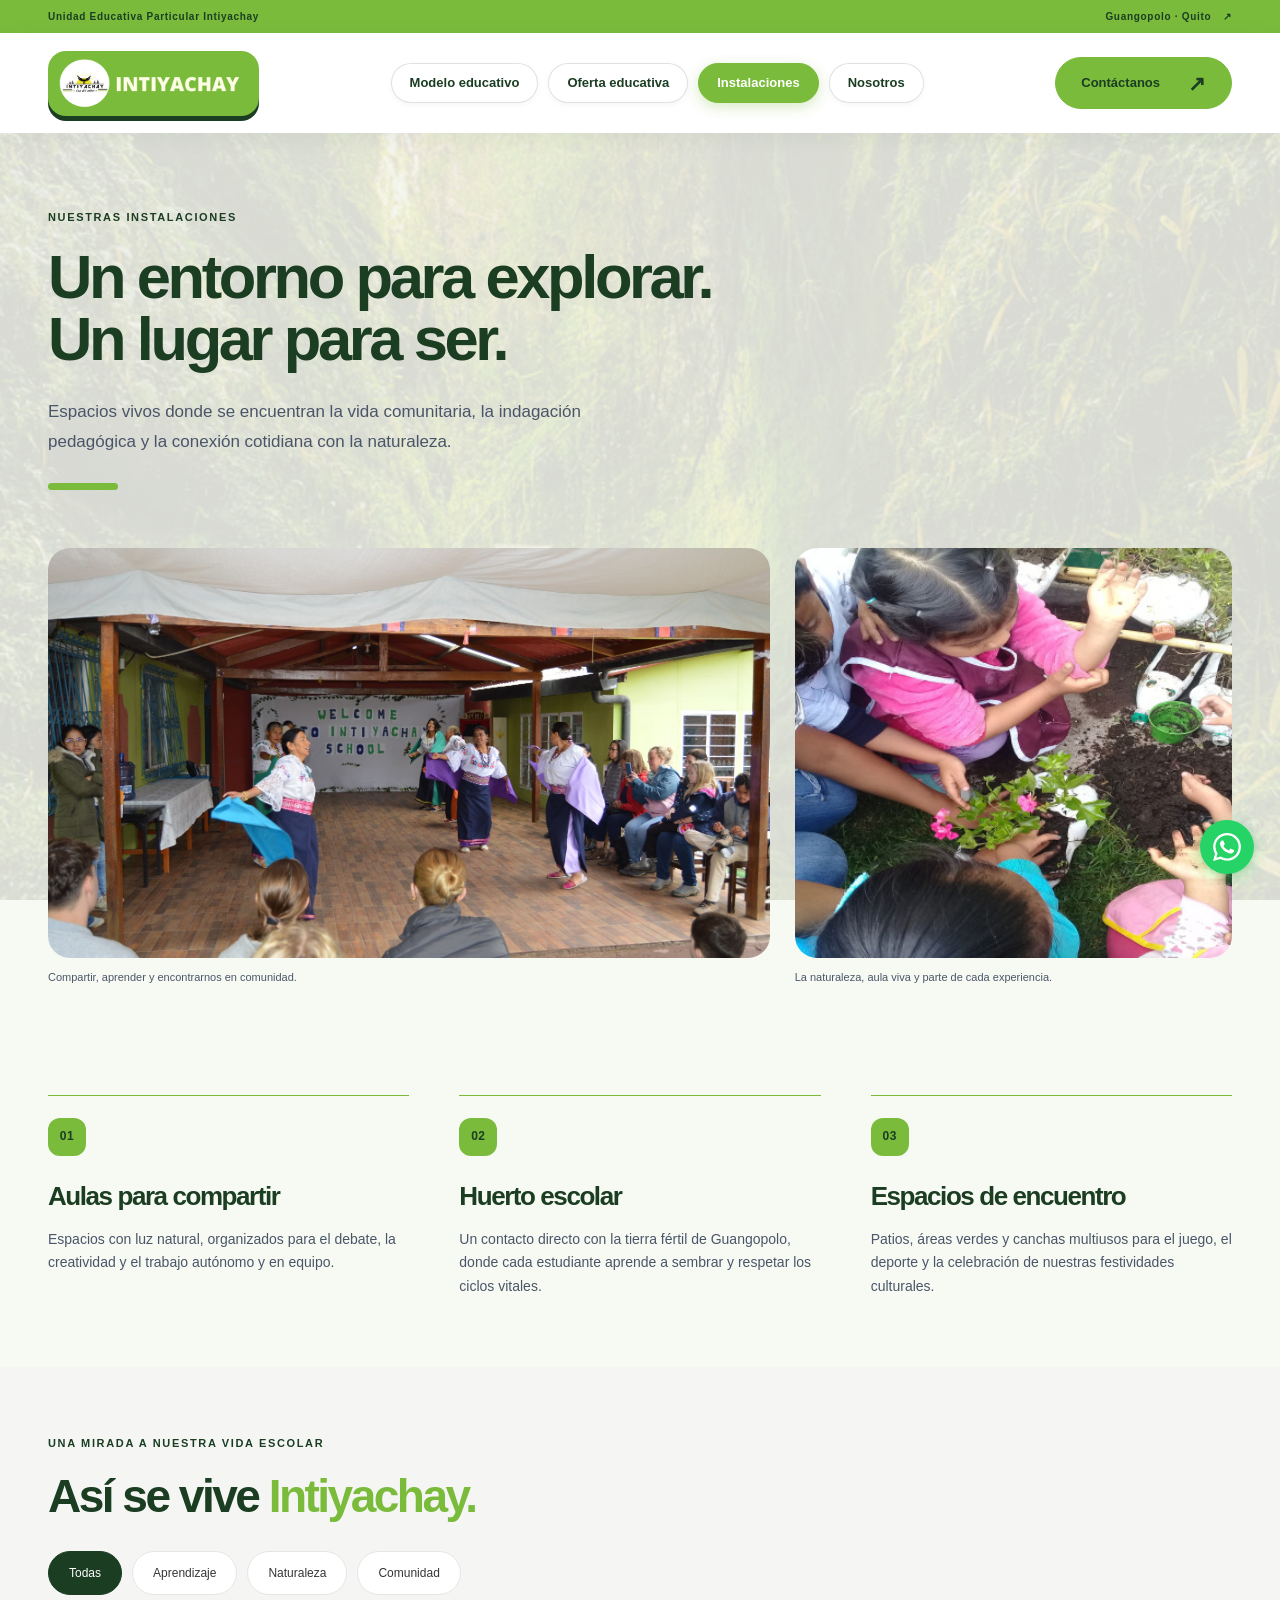
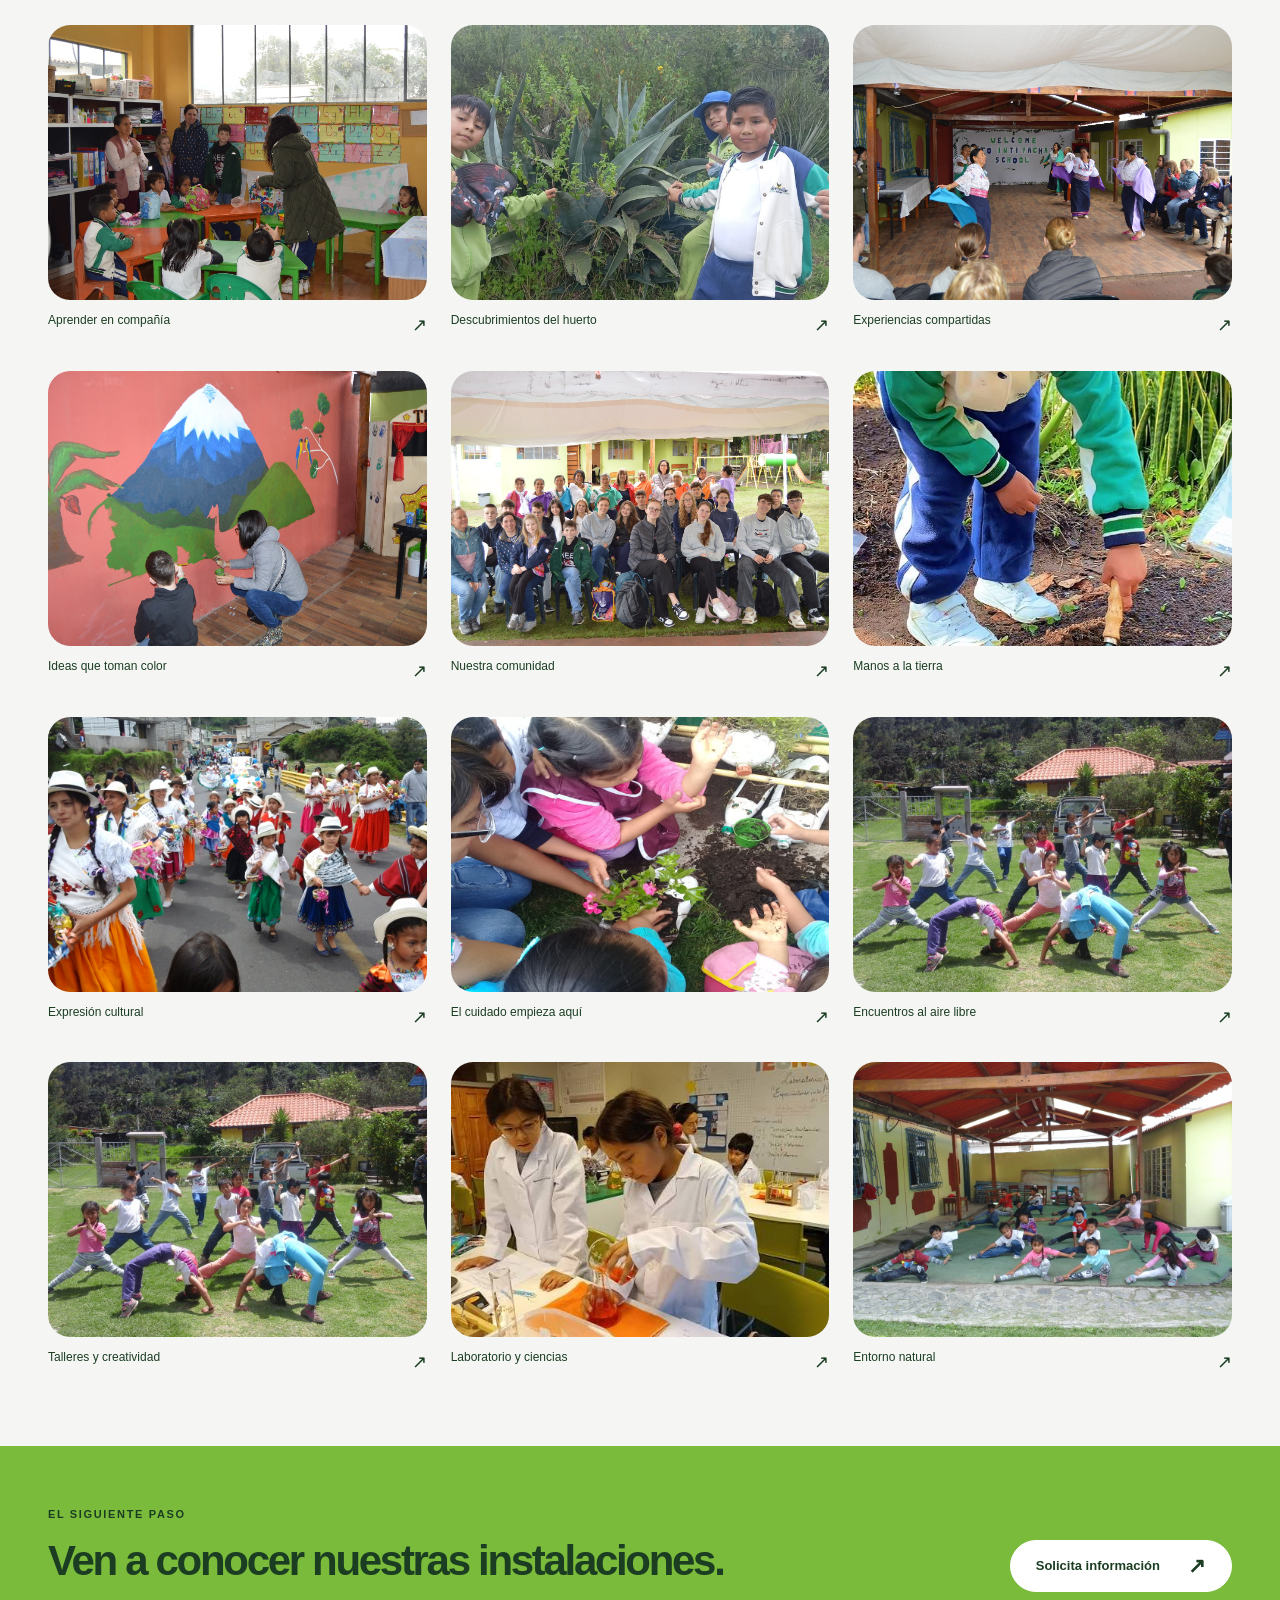
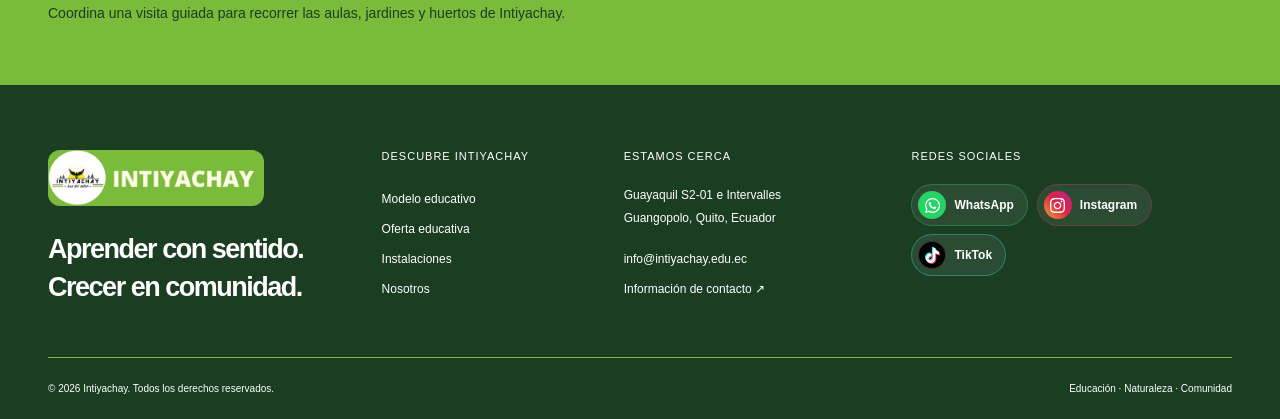
<file: nuestras-instalciones/index.html>
<!DOCTYPE html>
<html lang="es">
<head>
  <meta charset="utf-8"/>
  <meta content="width=device-width, initial-scale=1" name="viewport"/>
  <meta content="Descubre las instalaciones de Intiyachay en Guangopolo, Quito: aulas luminosas, huerto escolar y áreas verdes en plena armonía con la naturaleza." name="description"/>
  <meta content="noindex,nofollow" name="robots"/>
  <meta content="#7ABB3B" name="theme-color"/>
  <title>Instalaciones | Intiyachay</title>
  <link href="/assets/styles.css" rel="stylesheet"/>
  <script defer="" src="/assets/site.js"></script>
</head>
<body>
  <a class="skip" href="#contenido">Saltar al contenido</a>

  <div class="utility">
    <div class="container">
      <span>Unidad Educativa Particular Intiyachay</span>
      <a href="/contacto/#ubicacion">Guangopolo · Quito <span aria-hidden="true">↗</span></a>
    </div>
  </div>

  <header class="header">
    <div class="container nav-row">
      <a aria-label="Intiyachay, inicio" class="brand" href="/">
        <img alt="Logo horizontal original, con símbolo y nombre incluidos" height="70" loading="eager" src="/assets/logo.png" width="270"/>
      </a>
      <nav aria-label="Navegación principal" class="desktop-nav">
        <a href="/modelo-educativo/">Modelo educativo</a>
        <a href="/oferta-educativa/">Oferta educativa</a>
        <a aria-current="page" href="/nuestras-instalciones/">Instalaciones</a>
        <a href="/acerca-de-nosotros/">Nosotros</a>
        <a class="nav-contact-pill" href="/contacto/">Contáctanos</a>
      </nav>
      <a class="button small header-cta" href="/contacto/">Contáctanos<span aria-hidden="true">↗</span></a>
      <button aria-controls="mobile-menu" aria-expanded="false" aria-label="Abrir menú" class="menu-toggle">
        <span></span><span></span>
      </button>
    </div>
    <nav aria-label="Navegación móvil" hidden="" id="mobile-menu">
      <a href="/">Inicio</a>
      <a href="/modelo-educativo/">Modelo educativo</a>
      <a href="/oferta-educativa/">Oferta educativa</a>
      <a aria-current="page" href="/nuestras-instalciones/">Instalaciones</a>
      <a href="/acerca-de-nosotros/">Nosotros</a>
      <a href="/contacto/">Contacto</a>
    </nav>
  </header>

  <main id="contenido">
    <section class="page-intro container">
      <p class="eyebrow">NUESTRAS INSTALACIONES</p>
      <h1>Un entorno para explorar.<br/> <em>Un lugar para ser.</em></h1>
      <p class="lead">Espacios vivos donde se encuentran la vida comunitaria, la indagación pedagógica y la conexión cotidiana con la naturaleza.</p>
    </section>

    <div class="container installation-hero">
      <figure>
        <img alt="Actividad grupal en el patio techado de la escuela" fetchpriority="high" height="1063" loading="eager" src="/assets/actividad-patio.jpeg" width="1600"/>
        <figcaption>Compartir, aprender y encontrarnos en comunidad.</figcaption>
      </figure>
      <figure>
        <img alt="Estudiantes trabajando en la siembra en recipientes del huerto" fetchpriority="high" height="1062" loading="eager" src="/assets/huerto-siembra.jpg" width="595"/>
        <figcaption>La naturaleza, aula viva y parte de cada experiencia.</figcaption>
      </figure>
    </div>

    <section class="section container">
      <div class="spaces-grid">
        <article>
          <span class="number">01</span>
          <h2>Aulas para compartir</h2>
          <p>Espacios con luz natural, organizados para el debate, la creatividad y el trabajo autónomo y en equipo.</p>
        </article>
        <article>
          <span class="number">02</span>
          <h2>Huerto escolar</h2>
          <p>Un contacto directo con la tierra fértil de Guangopolo, donde cada estudiante aprende a sembrar y respetar los ciclos vitales.</p>
        </article>
        <article>
          <span class="number">03</span>
          <h2>Espacios de encuentro</h2>
          <p>Patios, áreas verdes y canchas multiusos para el juego, el deporte y la celebración de nuestras festividades culturales.</p>
        </article>
      </div>
    </section>

    <section class="section soft" id="galeria">
      <div class="container">
        <p class="eyebrow">UNA MIRADA A NUESTRA VIDA ESCOLAR</p>
        <h2>Así se vive <em>Intiyachay.</em></h2>
        
        <div aria-label="Filtrar fotografías" class="filters" role="group">
          <button aria-pressed="true" data-filter="todo">Todas</button>
          <button aria-pressed="false" data-filter="aprendizaje">Aprendizaje</button>
          <button aria-pressed="false" data-filter="naturaleza">Naturaleza</button>
          <button aria-pressed="false" data-filter="comunidad">Comunidad</button>
        </div>

        <p class="sr-only" id="gallery-status" role="status">12 fotografías</p>

        <div class="gallery">
          <button aria-label="Ampliar: Aprender en compañía" class="gallery-item" data-caption="Aprender en compañía" data-category="aprendizaje" data-photo="/assets/aula-comunidad.jpeg">
            <img alt="Actividad de grupo en un aula con mesas y materiales" height="1600" loading="lazy" src="/assets/aula-comunidad.jpeg" width="1463"/>
            <span>Aprender en compañía<span aria-hidden="true">↗</span></span>
          </button>
          <button aria-label="Ampliar: Descubrimientos del huerto" class="gallery-item" data-caption="Descubrimientos del huerto" data-category="naturaleza" data-photo="/assets/huerto-cosecha.jpeg">
            <img alt="Dos estudiantes mostrando productos cosechados del huerto" height="900" loading="lazy" src="/assets/huerto-cosecha.jpeg" width="1600"/>
            <span>Descubrimientos del huerto<span aria-hidden="true">↗</span></span>
          </button>
          <button aria-label="Ampliar: Experiencias compartidas" class="gallery-item" data-caption="Experiencias compartidas" data-category="comunidad" data-photo="/assets/actividad-patio.jpeg">
            <img alt="Actividad grupal en un espacio cubierto" height="1063" loading="lazy" src="/assets/actividad-patio.jpeg" width="1600"/>
            <span>Experiencias compartidas<span aria-hidden="true">↗</span></span>
          </button>
          <button aria-label="Ampliar: Ideas que toman color" class="gallery-item" data-caption="Ideas que toman color" data-category="aprendizaje" data-photo="/assets/arte-mural.jpeg">
            <img alt="Estudiantes pintando un mural con colores vivos" height="1063" loading="lazy" src="/assets/arte-mural.jpeg" width="1600"/>
            <span>Ideas que toman color<span aria-hidden="true">↗</span></span>
          </button>
          <button aria-label="Ampliar: Nuestra comunidad" class="gallery-item" data-caption="Nuestra comunidad" data-category="comunidad" data-photo="/assets/comunidad.jpeg">
            <img alt="Fotografía grupal de la comunidad educativa" height="1063" loading="lazy" src="/assets/comunidad.jpeg" width="1600"/>
            <span>Nuestra comunidad<span aria-hidden="true">↗</span></span>
          </button>
          <button aria-label="Ampliar: Manos a la tierra" class="gallery-item" data-caption="Manos a la tierra" data-category="naturaleza" data-photo="/assets/huerto-aprendizaje.jpeg">
            <img alt="Estudiante trabajando en la tierra del huerto" height="1062" loading="lazy" src="/assets/huerto-aprendizaje.jpeg" width="595"/>
            <span>Manos a la tierra<span aria-hidden="true">↗</span></span>
          </button>
          <button aria-label="Ampliar: Expresión cultural" class="gallery-item" data-caption="Expresión cultural" data-category="comunidad" data-photo="/assets/cultura-desfile.jpg">
            <img alt="Participantes en un desfile cultural andino" height="375" loading="lazy" src="/assets/cultura-desfile.jpg" width="500"/>
            <span>Expresión cultural<span aria-hidden="true">↗</span></span>
          </button>
          <button aria-label="Ampliar: El cuidado empieza aquí" class="gallery-item" data-caption="El cuidado empieza aquí" data-category="naturaleza" data-photo="/assets/huerto-siembra.jpg">
            <img alt="Estudiantes sembrando plantitas en recipientes" height="375" loading="lazy" src="/assets/huerto-siembra.jpg" width="500"/>
            <span>El cuidado empieza aquí<span aria-hidden="true">↗</span></span>
          </button>
          <button aria-label="Ampliar: Encuentros al aire libre" class="gallery-item" data-caption="Encuentros al aire libre" data-category="comunidad" data-photo="/assets/jardin-actividad.jpg">
            <img alt="Actividad grupal al aire libre en el jardín" height="375" loading="lazy" src="/assets/jardin-actividad.jpg" width="500"/>
            <span>Encuentros al aire libre<span aria-hidden="true">↗</span></span>
          </button>
          <button aria-label="Ampliar: Talleres y pensamiento activo" class="gallery-item" data-caption="Talleres y pensamiento activo" data-category="aprendizaje" data-photo="/assets/taller-aula.jpg">
            <img alt="Estudiantes en aula de talleres prácticos" height="375" loading="lazy" src="/assets/taller-aula.jpg" width="500"/>
            <span>Talleres y creatividad<span aria-hidden="true">↗</span></span>
          </button>
          <button aria-label="Ampliar: Laboratorio de ciencias experimentales" class="gallery-item" data-caption="Laboratorio de ciencias experimentales" data-category="aprendizaje" data-photo="/assets/laboratorio-quimica.jpg">
            <img alt="Prácticas experimentales en el laboratorio" height="375" loading="lazy" src="/assets/laboratorio-quimica.jpg" width="500"/>
            <span>Laboratorio y ciencias<span aria-hidden="true">↗</span></span>
          </button>
          <button aria-label="Ampliar: Entorno natural de Guangopolo" class="gallery-item" data-caption="Entorno natural de Guangopolo" data-category="naturaleza" data-photo="/assets/exterior-escuela.jpg">
            <img alt="Fachada y áreas verdes de Intiyachay" height="375" loading="lazy" src="/assets/exterior-escuela.jpg" width="500"/>
            <span>Entorno natural<span aria-hidden="true">↗</span></span>
          </button>
        </div>

        <dialog aria-labelledby="photo-caption" id="photo-dialog">
          <div class="dialog-top">
            <span id="photo-count"></span>
            <button aria-label="Cerrar fotografía" data-close="">✕</button>
          </div>
          <img alt="" id="photo-full"/>
          <div class="dialog-bottom">
            <button aria-label="Fotografía anterior" data-prev="">←</button>
            <p id="photo-caption"></p>
            <button aria-label="Fotografía siguiente" data-next="">→</button>
          </div>
        </dialog>
      </div>
    </section>

    <section class="contact-band">
      <div class="container">
        <div>
          <p class="eyebrow">EL SIGUIENTE PASO</p>
          <h2>Ven a conocer nuestras instalaciones.</h2>
          <p>Coordina una visita guiada para recorrer las aulas, jardines y huertos de Intiyachay.</p>
        </div>
        <a class="button light" href="/contacto/">Solicita información<span aria-hidden="true">↗</span></a>
      </div>
    </section>
  </main>

  <footer>
    <div class="container footer-grid">
      <div class="footer-brand">
        <a aria-label="Intiyachay, inicio" href="/">
          <img alt="Logo horizontal original, con símbolo y nombre incluidos" height="70" loading="lazy" src="/assets/logo.png" width="270"/>
        </a>
        <p>Aprender con sentido.<br/> Crecer en comunidad.</p>
      </div>
      <div>
        <h2>Descubre Intiyachay</h2>
        <a href="/modelo-educativo/">Modelo educativo</a>
        <a href="/oferta-educativa/">Oferta educativa</a>
        <a href="/nuestras-instalciones/">Instalaciones</a>
        <a href="/acerca-de-nosotros/">Nosotros</a>
      </div>
      <div>
        <h2>Estamos cerca</h2>
        <p>Guayaquil S2-01 e Intervalles<br/> Guangopolo, Quito, Ecuador</p>
        <a href="mailto:info@intiyachay.edu.ec">info@intiyachay.edu.ec</a>
        <a href="/contacto/">Información de contacto ↗</a>
      </div>
            <div>
        <h2>Redes Sociales</h2>
        <div class="footer-social-strip">
          <a href="https://api.whatsapp.com/send?phone=593987041661&amp;text=%C2%A1Buen%20d%C3%ADa%20Centro%20Educativo%20Particular%20Intiyachay!%20%F0%9F%8C%9F%20Deseo%20m%C3%A1s%20informaci%C3%B3n%20sobre%20sus%20servicios%20educativos%20%20%F0%9F%93%9A" target="_blank" rel="noopener noreferrer" class="footer-social-btn whatsapp">
            <span class="icon-circle"><svg viewBox="0 0 24 24" fill="currentColor"><path d="M17.472 14.382c-.297-.149-1.758-.867-2.03-.967-.273-.099-.471-.148-.67.15-.197.297-.767.966-.94 1.164-.173.199-.347.223-.644.075-.297-.15-1.255-.463-2.39-1.475-.883-.788-1.48-1.761-1.653-2.059-.173-.297-.019-.458.13-.606.134-.133.298-.347.446-.52.149-.174.198-.298.298-.497.099-.198.05-.371-.025-.52-.075-.149-.669-1.612-.916-2.207-.242-.579-.487-.5-.669-.51l-.57-.01c-.198 0-.52.074-.792.372-.272.297-1.04 1.016-1.04 2.479 0 1.462 1.065 2.875 1.213 3.074.149.198 2.096 3.2 5.077 4.487.709.306 1.262.489 1.694.625.712.227 1.36.195 1.871.118.571-.085 1.758-.719 2.006-1.413.248-.694.248-1.289.173-1.413-.074-.124-.272-.198-.57-.347m-5.421 7.403h-.004a9.87 9.87 0 01-5.031-1.378l-.361-.214-3.741.982.998-3.648-.235-.374a9.86 9.86 0 01-1.51-5.26c.001-5.45 4.436-9.884 9.888-9.884 2.64 0 5.122 1.03 6.988 2.898a9.825 9.825 0 012.893 6.994c-.003 5.45-4.437 9.884-9.885 9.884m8.413-18.297A11.815 11.815 0 0012.05 0C5.495 0 .16 5.335.157 11.892c0 2.096.547 4.142 1.588 5.945L.057 24l6.305-1.654a11.882 11.882 0 005.683 1.448h.005c6.554 0 11.89-5.335 11.893-11.893a11.821 11.821 0 00-3.48-8.413z"/></svg></span>
            <span>WhatsApp</span>
          </a>
          <a href="https://www.instagram.com/intiyachay.ec/" target="_blank" rel="noopener noreferrer" class="footer-social-btn instagram">
            <span class="icon-circle"><svg viewBox="0 0 24 24" fill="currentColor"><path d="M12 2.163c3.204 0 3.584.012 4.85.07 3.252.148 4.771 1.691 4.919 4.919.058 1.265.069 1.645.069 4.849 0 3.205-.012 3.584-.069 4.849-.149 3.225-1.664 4.771-4.919 4.919-1.266.058-1.644.07-4.85.07-3.204 0-3.584-.012-4.849-.07-3.26-.149-4.771-1.699-4.919-4.92-.058-1.265-.07-1.644-.07-4.849 0-3.204.013-3.583.07-4.849.149-3.227 1.664-4.771 4.919-4.919 1.266-.057 1.645-.069 4.849-.069zm0-2.163c-3.259 0-3.667.014-4.947.072-4.358.2-6.78 2.618-6.98 6.98-.059 1.281-.073 1.689-.073 4.948 0 3.259.014 3.668.072 4.948.2 4.358 2.618 6.78 6.98 6.98 1.281.058 1.689.072 4.948.072 3.259 0 3.668-.014 4.948-.072 4.354-.2 6.782-2.618 6.979-6.98.059-1.28.073-1.689.073-4.948 0-3.259-.014-3.667-.072-4.947-.196-4.354-2.617-6.78-6.979-6.98-1.281-.059-1.69-.073-4.949-.073zm0 5.838c-3.403 0-6.162 2.759-6.162 6.162s2.759 6.163 6.162 6.163 6.162-2.759 6.162-6.163c0-3.403-2.759-6.162-6.162-6.162zm0 10.162c-2.209 0-4-1.79-4-4 0-2.209 1.791-4 4-4s4 1.791 4 4c0 2.21-1.791 4-4 4zm6.406-11.845c-.796 0-1.441.645-1.441 1.44s.645 1.44 1.441 1.44c.795 0 1.439-.645 1.439-1.44s-.644-1.44-1.439-1.44z"/></svg></span>
            <span>Instagram</span>
          </a>
          <a href="https://www.tiktok.com/@intiyachay.school" target="_blank" rel="noopener noreferrer" class="footer-social-btn tiktok">
            <span class="icon-circle"><svg viewBox="0 0 24 24" fill="currentColor"><path d="M12.525.02c1.31-.02 2.61-.01 3.91-.02.08 1.53.63 3.09 1.75 4.17 1.12 1.11 2.7 1.62 4.24 1.79v4.03c-1.44-.05-2.89-.35-4.2-.97-.57-.26-1.1-.59-1.62-.93-.01 2.92.01 5.84-.02 8.75-.08 1.4-.54 2.79-1.35 3.94-1.31 1.92-3.58 3.17-5.91 3.21-1.43.08-2.86-.31-4.08-1.03-2.02-1.19-3.44-3.37-3.65-5.71-.02-.5-.03-1-.01-1.49.18-1.9 1.12-3.72 2.58-4.96 1.66-1.44 3.98-2.13 6.15-1.72.02 1.48-.04 2.96-.04 4.44-.99-.32-2.15-.23-3.02.37-.63.41-1.11 1.04-1.36 1.75-.21.51-.24 1.07-.14 1.61.24 1.64 1.82 2.89 3.5 2.74 1.41-.05 2.67-.97 3.09-2.31.2-.53.28-1.1.27-1.67V0z"/></svg></span>
            <span>TikTok</span>
          </a>
        </div>
      </div>
    </div>
    <div class="container footer-bottom">
      <span>© <span data-year="">2026</span> Intiyachay. Todos los derechos reservados.</span>
      <span>Educación · Naturaleza · Comunidad</span>
    </div>
  </footer>

    <a class="whatsapp-float" href="https://api.whatsapp.com/send?phone=593987041661&amp;text=%C2%A1Buen%20d%C3%ADa%20Centro%20Educativo%20Particular%20Intiyachay!%20%F0%9F%8C%9F%20Deseo%20m%C3%A1s%20informaci%C3%B3n%20sobre%20sus%20servicios%20educativos%20%20%F0%9F%93%9A" target="_blank" rel="noopener noreferrer" aria-label="Escríbenos por WhatsApp"><span class="whatsapp-float-tooltip">¿Conversamos? Escríbenos</span><svg viewBox="0 0 24 24" fill="#FFFFFF" width="28" height="28" aria-hidden="true"><path d="M17.472 14.382c-.297-.149-1.758-.867-2.03-.967-.273-.099-.471-.148-.67.15-.197.297-.767.966-.94 1.164-.173.199-.347.223-.644.075-.297-.15-1.255-.463-2.39-1.475-.883-.788-1.48-1.761-1.653-2.059-.173-.297-.019-.458.13-.606.134-.133.298-.347.446-.52.149-.174.198-.298.298-.497.099-.198.05-.371-.025-.52-.075-.149-.669-1.612-.916-2.207-.242-.579-.487-.5-.669-.51l-.57-.01c-.198 0-.52.074-.792.372-.272.297-1.04 1.016-1.04 2.479 0 1.462 1.065 2.875 1.213 3.074.149.198 2.096 3.2 5.077 4.487.709.306 1.262.489 1.694.625.712.227 1.36.195 1.871.118.571-.085 1.758-.719 2.006-1.413.248-.694.248-1.289.173-1.413-.074-.124-.272-.198-.57-.347m-5.421 7.403h-.004a9.87 9.87 0 01-5.031-1.378l-.361-.214-3.741.982.998-3.648-.235-.374a9.86 9.86 0 01-1.51-5.26c.001-5.45 4.436-9.884 9.888-9.884 2.64 0 5.122 1.03 6.988 2.898a9.825 9.825 0 012.893 6.994c-.003 5.45-4.437 9.884-9.885 9.884m8.413-18.297A11.815 11.815 0 0012.05 0C5.495 0 .16 5.335.157 11.892c0 2.096.547 4.142 1.588 5.945L.057 24l6.305-1.654a11.882 11.882 0 005.683 1.448h.005c6.554 0 11.89-5.335 11.893-11.893a11.821 11.821 0 00-3.48-8.413z"/></svg></a>
</body>
</html>
</file>
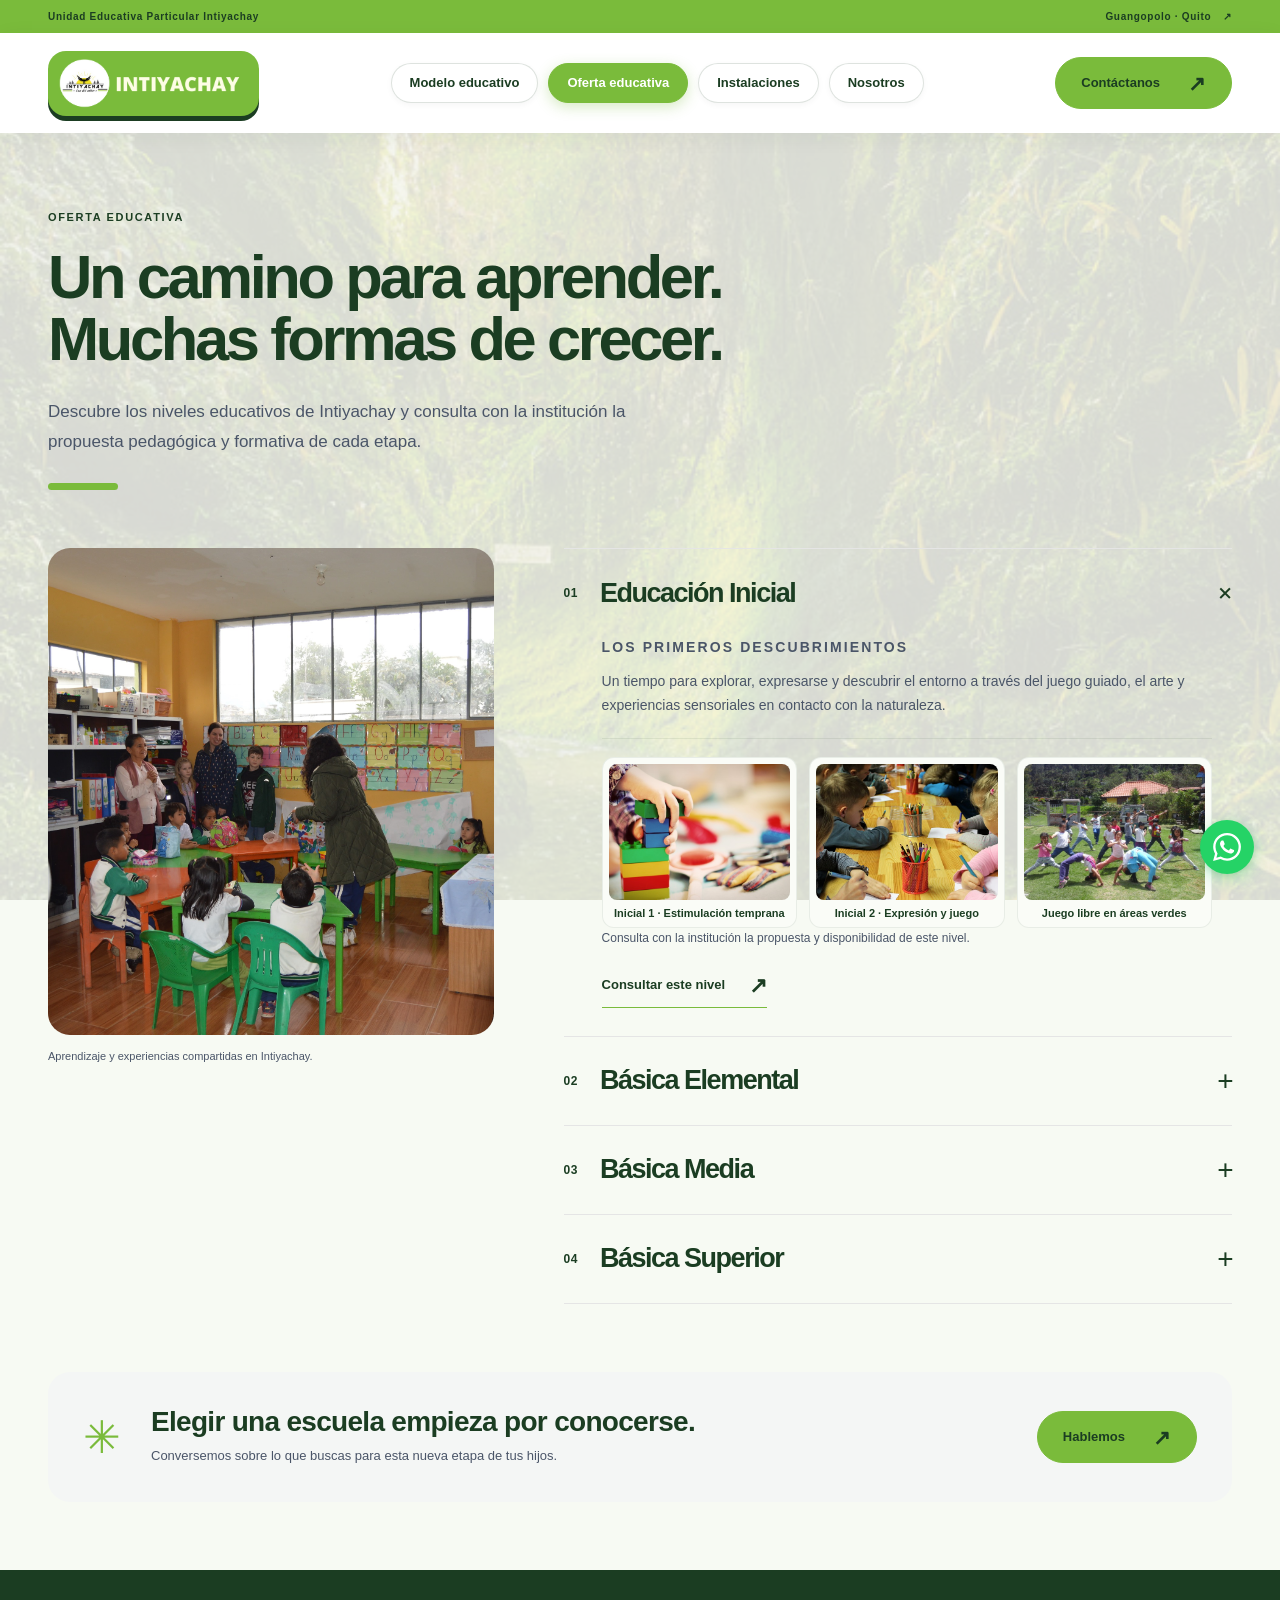
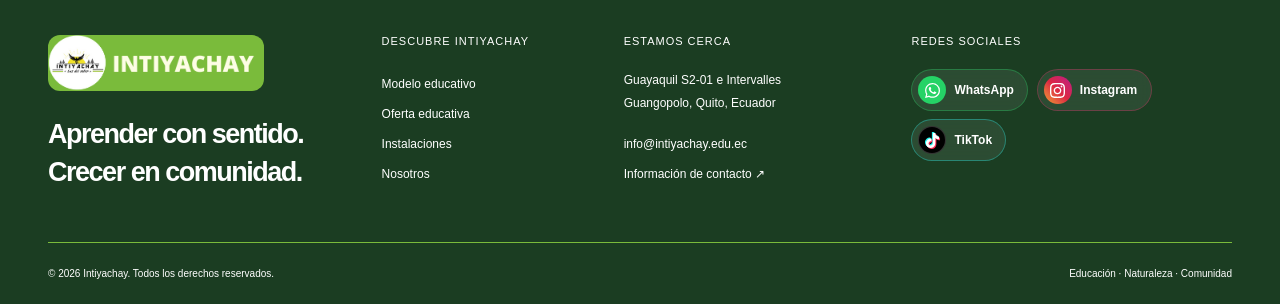
<file: oferta-educativa/index.html>
<!DOCTYPE html>
<html lang="es">
<head>
  <meta charset="utf-8"/>
  <meta content="width=device-width, initial-scale=1" name="viewport"/>
  <meta content="Conoce la oferta educativa de Intiyachay en Guangopolo, Quito: Inicial, Básica Elemental, Básica Media y Básica Superior." name="description"/>
  <meta content="noindex,nofollow" name="robots"/>
  <meta content="#7ABB3B" name="theme-color"/>
  <title>Oferta educativa | Intiyachay</title>
  <link href="/assets/styles.css" rel="stylesheet"/>
  <script defer="" src="/assets/site.js"></script>
</head>
<body>
  <a class="skip" href="#contenido">Saltar al contenido</a>

  <div class="utility">
    <div class="container">
      <span>Unidad Educativa Particular Intiyachay</span>
      <a href="/contacto/#ubicacion">Guangopolo · Quito <span aria-hidden="true">↗</span></a>
    </div>
  </div>

  <header class="header">
    <div class="container nav-row">
      <a aria-label="Intiyachay, inicio" class="brand" href="/">
        <img alt="Logo horizontal original, con símbolo y nombre incluidos" height="70" loading="eager" src="/assets/logo.png" width="270"/>
      </a>
      <nav aria-label="Navegación principal" class="desktop-nav">
        <a href="/modelo-educativo/">Modelo educativo</a>
        <a aria-current="page" href="/oferta-educativa/">Oferta educativa</a>
        <a href="/nuestras-instalciones/">Instalaciones</a>
        <a href="/acerca-de-nosotros/">Nosotros</a>
        <a class="nav-contact-pill" href="/contacto/">Contáctanos</a>
      </nav>
      <a class="button small header-cta" href="/contacto/">Contáctanos<span aria-hidden="true">↗</span></a>
      <button aria-controls="mobile-menu" aria-expanded="false" aria-label="Abrir menú" class="menu-toggle">
        <span></span><span></span>
      </button>
    </div>
    <nav aria-label="Navegación móvil" hidden="" id="mobile-menu">
      <a href="/">Inicio</a>
      <a href="/modelo-educativo/">Modelo educativo</a>
      <a aria-current="page" href="/oferta-educativa/">Oferta educativa</a>
      <a href="/nuestras-instalciones/">Instalaciones</a>
      <a href="/acerca-de-nosotros/">Nosotros</a>
      <a href="/contacto/">Contacto</a>
    </nav>
  </header>

  <main id="contenido">
    <section class="page-intro container">
      <p class="eyebrow">OFERTA EDUCATIVA</p>
      <h1>Un camino para aprender.<br/> <em>Muchas formas de crecer.</em></h1>
      <p class="lead">Descubre los niveles educativos de Intiyachay y consulta con la institución la propuesta pedagógica y formativa de cada etapa.</p>
    </section>

    <section class="container offer-layout">
      <div class="offer-photo">
        <img alt="Actividad de grupo en un aula con mesas y materiales" fetchpriority="high" height="1600" loading="eager" src="/assets/aula-comunidad.jpeg" width="1463"/>
        <p class="image-caption">Aprendizaje y experiencias compartidas en Intiyachay.</p>
      </div>

      <div class="accordions">
        <details id="inicial" open="">
          <summary>
            <span class="number">01</span>
            <span>Educación Inicial</span>
            <span aria-hidden="true" class="plus">+</span>
          </summary>
          <div class="detail-body">
            <p class="eyebrow">Los primeros descubrimientos</p>
            <p>Un tiempo para explorar, expresarse y descubrir el entorno a través del juego guiado, el arte y experiencias sensoriales en contacto con la naturaleza.</p>
            
            <div class="level-gallery-strip">
              <figure class="grade-thumb">
                <img src="/assets/inicial.jpg" alt="Educación Inicial 1 en Intiyachay" loading="lazy" width="280" height="186"/>
                <figcaption>Inicial 1 · Estimulación temprana</figcaption>
              </figure>
              <figure class="grade-thumb">
                <img src="/assets/inicial-2.jpg" alt="Educación Inicial 2 en Intiyachay" loading="lazy" width="280" height="186"/>
                <figcaption>Inicial 2 · Expresión y juego</figcaption>
              </figure>
              <figure class="grade-thumb">
                <img src="/assets/jardin-actividad.jpg" alt="Actividades recreativas y juego al aire libre en el jardín" loading="lazy" width="280" height="186"/>
                <figcaption>Juego libre en áreas verdes</figcaption>
              </figure>
            </div>

            <p class="muted">Consulta con la institución la propuesta y disponibilidad de este nivel.</p>
            <a class="text-link" href="/contacto/?interes=inicial">Consultar este nivel<span aria-hidden="true">↗</span></a>
          </div>
        </details>

        <details id="basica-elemental">
          <summary>
            <span class="number">02</span>
            <span>Básica Elemental</span>
            <span aria-hidden="true" class="plus">+</span>
          </summary>
          <div class="detail-body">
            <p class="eyebrow">Bases para seguir creciendo</p>
            <p>Una etapa para afianzar la lectoescritura, el razonamiento lógico-matemático, compartir ideas y desarrollar autonomía con acompañamiento personalizado.</p>
            
            <div class="level-gallery-strip">
              <figure class="grade-thumb">
                <img src="/assets/1ro-egb.jpg" alt="1ro de Educación General Básica" loading="lazy" width="280" height="186"/>
                <figcaption>1ro EGB · Primeros pasos</figcaption>
              </figure>
              <figure class="grade-thumb">
                <img src="/assets/2do-egb.jpg" alt="2do de Educación General Básica" loading="lazy" width="280" height="186"/>
                <figcaption>2do EGB · Lectoescritura viva</figcaption>
              </figure>
              <figure class="grade-thumb">
                <img src="/assets/3ro-egb.jpg" alt="3ro de Educación General Básica" loading="lazy" width="280" height="186"/>
                <figcaption>3ro EGB · Descubrimiento activo</figcaption>
              </figure>
            </div>

            <p class="muted">Consulta con la institución la propuesta y disponibilidad de este nivel.</p>
            <a class="text-link" href="/contacto/?interes=basica-elemental">Consultar este nivel<span aria-hidden="true">↗</span></a>
          </div>
        </details>

        <details id="basica-media">
          <summary>
            <span class="number">03</span>
            <span>Básica Media</span>
            <span aria-hidden="true" class="plus">+</span>
          </summary>
          <div class="detail-body">
            <p class="eyebrow">Nuevas preguntas, nuevas ideas</p>
            <p>Un espacio para ampliar la comprensión del mundo, fortalecer la investigación, el trabajo en equipo y la resolución creativa de problemas.</p>
            
            <div class="level-gallery-strip">
              <figure class="grade-thumb">
                <img src="/assets/4to-egb.jpg" alt="4to de Educación General Básica" loading="lazy" width="280" height="186"/>
                <figcaption>4to EGB · Trabajo colaborativo</figcaption>
              </figure>
              <figure class="grade-thumb">
                <img src="/assets/5to-egb.jpg" alt="5to de Educación General Básica" loading="lazy" width="280" height="186"/>
                <figcaption>5to EGB · Indagación y ciencias</figcaption>
              </figure>
              <figure class="grade-thumb">
                <img src="/assets/6to-egb.jpg" alt="6to de Educación General Básica" loading="lazy" width="280" height="186"/>
                <figcaption>6to EGB · Pensamiento reflexivo</figcaption>
              </figure>
              <figure class="grade-thumb">
                <img src="/assets/7mo-egb.jpg" alt="7mo de Educación General Básica" loading="lazy" width="280" height="186"/>
                <figcaption>7mo EGB · Liderazgo y proyectos</figcaption>
              </figure>
            </div>

            <p class="muted">Consulta con la institución la propuesta y disponibilidad de este nivel.</p>
            <a class="text-link" href="/contacto/?interes=basica-media">Consultar este nivel<span aria-hidden="true">↗</span></a>
          </div>
        </details>

        <details id="basica-superior">
          <summary>
            <span class="number">04</span>
            <span>Básica Superior</span>
            <span aria-hidden="true" class="plus">+</span>
          </summary>
          <div class="detail-body">
            <p class="eyebrow">Mirar el mundo con criterio</p>
            <p>Una etapa para profundizar conocimientos científicos, reflexionar críticamente y conectar lo aprendido en el aula con la vida práctica y comunitaria.</p>
            
            <div class="level-gallery-strip">
              <figure class="grade-thumb">
                <img src="/assets/8vo-egb.jpg" alt="8vo de Educación General Básica" loading="lazy" width="280" height="186"/>
                <figcaption>8vo EGB · Profundización académica</figcaption>
              </figure>
              <figure class="grade-thumb">
                <img src="/assets/9no-egb.jpg" alt="9no de Educación General Básica" loading="lazy" width="280" height="186"/>
                <figcaption>9no EGB · Autonomía y criterio</figcaption>
              </figure>
              <figure class="grade-thumb">
                <img src="/assets/laboratorio-quimica.jpg" alt="Ciencias y experimentación práctica" loading="lazy" width="280" height="186"/>
                <figcaption>Laboratorio · Ciencias experimentales</figcaption>
              </figure>
            </div>

            <p class="muted">Consulta con la institución la propuesta y disponibilidad de este nivel.</p>
            <a class="text-link" href="/contacto/?interes=basica-superior">Consultar este nivel<span aria-hidden="true">↗</span></a>
          </div>
        </details>
      </div>
    </section>

    <section class="section container">
      <div class="quiet-note">
        <span aria-hidden="true" class="caption-symbol">✳</span>
        <div>
          <h2>Elegir una escuela empieza por conocerse.</h2>
          <p>Conversemos sobre lo que buscas para esta nueva etapa de tus hijos.</p>
        </div>
        <a class="button" href="/contacto/">Hablemos<span aria-hidden="true">↗</span></a>
      </div>
    </section>
  </main>

  <footer>
    <div class="container footer-grid">
      <div class="footer-brand">
        <a aria-label="Intiyachay, inicio" href="/">
          <img alt="Logo horizontal original, con símbolo y nombre incluidos" height="70" loading="lazy" src="/assets/logo.png" width="270"/>
        </a>
        <p>Aprender con sentido.<br/> Crecer en comunidad.</p>
      </div>
      <div>
        <h2>Descubre Intiyachay</h2>
        <a href="/modelo-educativo/">Modelo educativo</a>
        <a href="/oferta-educativa/">Oferta educativa</a>
        <a href="/nuestras-instalciones/">Instalaciones</a>
        <a href="/acerca-de-nosotros/">Nosotros</a>
      </div>
      <div>
        <h2>Estamos cerca</h2>
        <p>Guayaquil S2-01 e Intervalles<br/> Guangopolo, Quito, Ecuador</p>
        <a href="mailto:info@intiyachay.edu.ec">info@intiyachay.edu.ec</a>
        <a href="/contacto/">Información de contacto ↗</a>
      </div>
      <div>
        <h2>Redes Sociales</h2>
        <div class="footer-social-strip">
          <a href="https://api.whatsapp.com/send?phone=593987041661&amp;text=%C2%A1Buen%20d%C3%ADa%20Centro%20Educativo%20Particular%20Intiyachay!%20%F0%9F%8C%9F%20Deseo%20m%C3%A1s%20informaci%C3%B3n%20sobre%20sus%20servicios%20educativos%20%20%F0%9F%93%9A" target="_blank" rel="noopener noreferrer" class="footer-social-btn whatsapp">
            <span class="icon-circle"><svg viewBox="0 0 24 24" fill="currentColor"><path d="M17.472 14.382c-.297-.149-1.758-.867-2.03-.967-.273-.099-.471-.148-.67.15-.197.297-.767.966-.94 1.164-.173.199-.347.223-.644.075-.297-.15-1.255-.463-2.39-1.475-.883-.788-1.48-1.761-1.653-2.059-.173-.297-.019-.458.13-.606.134-.133.298-.347.446-.52.149-.174.198-.298.298-.497.099-.198.05-.371-.025-.52-.075-.149-.669-1.612-.916-2.207-.242-.579-.487-.5-.669-.51l-.57-.01c-.198 0-.52.074-.792.372-.272.297-1.04 1.016-1.04 2.479 0 1.462 1.065 2.875 1.213 3.074.149.198 2.096 3.2 5.077 4.487.709.306 1.262.489 1.694.625.712.227 1.36.195 1.871.118.571-.085 1.758-.719 2.006-1.413.248-.694.248-1.289.173-1.413-.074-.124-.272-.198-.57-.347m-5.421 7.403h-.004a9.87 9.87 0 01-5.031-1.378l-.361-.214-3.741.982.998-3.648-.235-.374a9.86 9.86 0 01-1.51-5.26c.001-5.45 4.436-9.884 9.888-9.884 2.64 0 5.122 1.03 6.988 2.898a9.825 9.825 0 012.893 6.994c-.003 5.45-4.437 9.884-9.885 9.884m8.413-18.297A11.815 11.815 0 0012.05 0C5.495 0 .16 5.335.157 11.892c0 2.096.547 4.142 1.588 5.945L.057 24l6.305-1.654a11.882 11.882 0 005.683 1.448h.005c6.554 0 11.89-5.335 11.893-11.893a11.821 11.821 0 00-3.48-8.413z"/></svg></span>
            <span>WhatsApp</span>
          </a>
          <a href="https://www.instagram.com/intiyachay.ec/" target="_blank" rel="noopener noreferrer" class="footer-social-btn instagram">
            <span class="icon-circle"><svg viewBox="0 0 24 24" fill="currentColor"><path d="M12 2.163c3.204 0 3.584.012 4.85.07 3.252.148 4.771 1.691 4.919 4.919.058 1.265.069 1.645.069 4.849 0 3.205-.012 3.584-.069 4.849-.149 3.225-1.664 4.771-4.919 4.919-1.266.058-1.644.07-4.85.07-3.204 0-3.584-.012-4.849-.07-3.26-.149-4.771-1.699-4.919-4.92-.058-1.265-.07-1.644-.07-4.849 0-3.204.013-3.583.07-4.849.149-3.227 1.664-4.771 4.919-4.919 1.266-.057 1.645-.069 4.849-.069zm0-2.163c-3.259 0-3.667.014-4.947.072-4.358.2-6.78 2.618-6.98 6.98-.059 1.281-.073 1.689-.073 4.948 0 3.259.014 3.668.072 4.948.2 4.358 2.618 6.78 6.98 6.98 1.281.058 1.689.072 4.948.072 3.259 0 3.668-.014 4.948-.072 4.354-.2 6.782-2.618 6.979-6.98.059-1.28.073-1.689.073-4.948 0-3.259-.014-3.667-.072-4.947-.196-4.354-2.617-6.78-6.979-6.98-1.281-.059-1.69-.073-4.949-.073zm0 5.838c-3.403 0-6.162 2.759-6.162 6.162s2.759 6.163 6.162 6.163 6.162-2.759 6.162-6.163c0-3.403-2.759-6.162-6.162-6.162zm0 10.162c-2.209 0-4-1.79-4-4 0-2.209 1.791-4 4-4s4 1.791 4 4c0 2.21-1.791 4-4 4zm6.406-11.845c-.796 0-1.441.645-1.441 1.44s.645 1.44 1.441 1.44c.795 0 1.439-.645 1.439-1.44s-.644-1.44-1.439-1.44z"/></svg></span>
            <span>Instagram</span>
          </a>
          <a href="https://www.tiktok.com/@intiyachay.school" target="_blank" rel="noopener noreferrer" class="footer-social-btn tiktok">
            <span class="icon-circle"><svg viewBox="0 0 24 24" fill="currentColor"><path d="M12.525.02c1.31-.02 2.61-.01 3.91-.02.08 1.53.63 3.09 1.75 4.17 1.12 1.11 2.7 1.62 4.24 1.79v4.03c-1.44-.05-2.89-.35-4.2-.97-.57-.26-1.1-.59-1.62-.93-.01 2.92.01 5.84-.02 8.75-.08 1.4-.54 2.79-1.35 3.94-1.31 1.92-3.58 3.17-5.91 3.21-1.43.08-2.86-.31-4.08-1.03-2.02-1.19-3.44-3.37-3.65-5.71-.02-.5-.03-1-.01-1.49.18-1.9 1.12-3.72 2.58-4.96 1.66-1.44 3.98-2.13 6.15-1.72.02 1.48-.04 2.96-.04 4.44-.99-.32-2.15-.23-3.02.37-.63.41-1.11 1.04-1.36 1.75-.21.51-.24 1.07-.14 1.61.24 1.64 1.82 2.89 3.5 2.74 1.41-.05 2.67-.97 3.09-2.31.2-.53.28-1.1.27-1.67V0z"/></svg></span>
            <span>TikTok</span>
          </a>
        </div>
      </div>
    </div>
    <div class="container footer-bottom">
      <span>© <span data-year="">2026</span> Intiyachay. Todos los derechos reservados.</span>
      <span>Educación · Naturaleza · Comunidad</span>
    </div>
  </footer>

  <a class="whatsapp-float" href="https://api.whatsapp.com/send?phone=593987041661&amp;text=%C2%A1Buen%20d%C3%ADa%20Centro%20Educativo%20Particular%20Intiyachay!%20%F0%9F%8C%9F%20Deseo%20m%C3%A1s%20informaci%C3%B3n%20sobre%20sus%20servicios%20educativos%20%20%F0%9F%93%9A" target="_blank" rel="noopener noreferrer" aria-label="Escríbenos por WhatsApp"><span class="whatsapp-float-tooltip">¿Conversamos? Escríbenos</span><svg viewBox="0 0 24 24" fill="#FFFFFF" width="28" height="28" aria-hidden="true"><path d="M17.472 14.382c-.297-.149-1.758-.867-2.03-.967-.273-.099-.471-.148-.67.15-.197.297-.767.966-.94 1.164-.173.199-.347.223-.644.075-.297-.15-1.255-.463-2.39-1.475-.883-.788-1.48-1.761-1.653-2.059-.173-.297-.019-.458.13-.606.134-.133.298-.347.446-.52.149-.174.198-.298.298-.497.099-.198.05-.371-.025-.52-.075-.149-.669-1.612-.916-2.207-.242-.579-.487-.5-.669-.51l-.57-.01c-.198 0-.52.074-.792.372-.272.297-1.04 1.016-1.04 2.479 0 1.462 1.065 2.875 1.213 3.074.149.198 2.096 3.2 5.077 4.487.709.306 1.262.489 1.694.625.712.227 1.36.195 1.871.118.571-.085 1.758-.719 2.006-1.413.248-.694.248-1.289.173-1.413-.074-.124-.272-.198-.57-.347m-5.421 7.403h-.004a9.87 9.87 0 01-5.031-1.378l-.361-.214-3.741.982.998-3.648-.235-.374a9.86 9.86 0 01-1.51-5.26c.001-5.45 4.436-9.884 9.888-9.884 2.64 0 5.122 1.03 6.988 2.898a9.825 9.825 0 012.893 6.994c-.003 5.45-4.437 9.884-9.885 9.884m8.413-18.297A11.815 11.815 0 0012.05 0C5.495 0 .16 5.335.157 11.892c0 2.096.547 4.142 1.588 5.945L.057 24l6.305-1.654a11.882 11.882 0 005.683 1.448h.005c6.554 0 11.89-5.335 11.893-11.893a11.821 11.821 0 00-3.48-8.413z"/></svg></a>
</body>
</html>
</file>
<file: assets/styles.css>
:root {
  --green: #7ABB3B;
  --forest: #1B3D22;
  --soft: #F4F6F5;
  --white: #FFFFFF;
  --ink: #353535;
  --muted: #4A5568;
  --line: #E5E5E5;
  --turquoise: #16B7CC
}

* {
  box-sizing: border-box
}

html {
  scroll-behavior: smooth;
  scroll-padding-top: 115px;
  overflow-x: hidden;
  max-width: 100vw;
}

body {
  margin: 0;
  background: var(--white);
  color: var(--ink);
  font: 16px/1.7 Arial, Helvetica, sans-serif;
  -webkit-font-smoothing: antialiased;
  overflow-x: hidden;
  max-width: 100vw;
}

h1,
h2,
h3,
h4,
p,
span,
a {
  overflow-wrap: break-word;
}

h1,
h2,
h3,
p,
figure {
  margin: 0
}

h1,
h2,
h3 {
  font-weight: 400;
  line-height: 1.12
}

h1,
h2 {
  font-family: Georgia, 'Times New Roman', serif;
  letter-spacing: -.045em;
  color: var(--forest)
}

h1 {
  font-size: clamp(48px, 5.4vw, 78px)
}

h2 {
  font-size: clamp(36px, 3.6vw, 52px)
}

h3 {
  font-size: 22px;
  letter-spacing: -.025em;
  line-height: 1.3
}

h1 em,
h2 em {
  font-weight: 400
}

a {
  color: inherit;
  text-decoration: none
}

a,
button {
  -webkit-tap-highlight-color: transparent
}

button {
  font: inherit;
  color: inherit;
  cursor: pointer
}

button,
a {
  touch-action: manipulation
}

button:focus-visible,
a:focus-visible,
summary:focus-visible {
  outline: 3px solid var(--forest);
  outline-offset: 5px
}

img {
  display: block;
  max-width: 100%;
  height: auto
}

button {
  border: 0;
  background: none
}

::selection {
  background: var(--green);
  color: var(--forest)
}

.container {
  width: min(1240px, calc(100% - 96px));
  margin-inline: auto
}

.section {
  padding-block: 104px
}

.soft {
  background: var(--soft)
}

.eyebrow {
  font-size: 11px;
  line-height: 1.5;
  font-weight: 700;
  letter-spacing: .15em;
  color: var(--forest);
  text-transform: uppercase;
  margin-bottom: 20px
}

.lead {
  font-size: 18px;
  line-height: 1.8;
  color: var(--muted);
  max-width: 530px
}

.section-description {
  max-width: 365px;
  color: var(--muted)
}

.button {
  display: inline-flex;
  align-items: center;
  justify-content: space-between;
  gap: 28px;
  min-height: 52px;
  padding: 13px 23px;
  background: var(--green);
  color: var(--forest);
  font-size: 13px;
  font-weight: 700;
  border: 1px solid var(--green);
  border-radius: 4px;
  transition: background .2s, transform .2s
}

.button span {
  font-size: 21px;
  line-height: 1
}

.button:hover {
  background: var(--forest);
  color: var(--white);
  border-color: var(--forest);
  transform: translateY(-2px)
}

.button.small {
  min-height: 46px;
  padding: 10px 18px
}

.button.light {
  background: var(--white);
  border-color: var(--white);
  flex-shrink: 0
}

.button.light:hover {
  background: var(--green);
  color: var(--forest);
  border-color: var(--green)
}

.text-link {
  display: inline-flex;
  gap: 24px;
  align-items: center;
  min-height: 44px;
  font-size: 13px;
  font-weight: 700;
  color: var(--forest);
  border-bottom: 1px solid var(--green)
}

.text-link span {
  font-size: 22px
}

.text-link:hover {
  border-color: var(--forest)
}

.actions {
  display: flex;
  gap: 28px;
  align-items: center;
  flex-wrap: wrap
}

.skip {
  position: fixed;
  top: -100px;
  left: 20px;
  background: var(--forest);
  color: var(--white);
  padding: 12px;
  z-index: 30
}

.skip:focus {
  top: 10px
}

.utility {
  background: var(--forest);
  color: var(--white);
  font-size: 10px;
  letter-spacing: .07em;
  padding-block: 8px
}

.utility .container {
  display: flex;
  justify-content: space-between
}

.utility a {
  display: flex;
  gap: 12px;
  align-items: center
}

.header {
  background: var(--white);
  position: sticky;
  top: 0;
  z-index: 10;
  border-bottom: 1px solid var(--line)
}

.nav-row {
  display: flex;
  align-items: center;
  justify-content: space-between;
  gap: 28px;
  height: 94px
}

.brand {
  flex-shrink: 0
}

.brand img {
  width: 216px;
  height: 56px;
  object-fit: contain
}

.desktop-nav {
  display: flex;
  gap: 25px;
  align-items: center
}

.desktop-nav a {
  font-size: 12px;
  position: relative;
  padding: 14px 0
}

.desktop-nav a:after {
  content: '';
  position: absolute;
  bottom: 6px;
  left: 0;
  width: 0;
  height: 2px;
  background: var(--green);
  transition: width .2s
}

.desktop-nav a:hover:after,
.desktop-nav a[aria-current]:after {
  width: 100%
}

.menu-toggle {
  display: none;
  width: 44px;
  height: 44px;
  padding: 10px
}

.menu-toggle span {
  display: block;
  width: 24px;
  height: 2px;
  background: var(--forest);
  margin: 6px 0;
  transition: transform .2s
}

.menu-toggle[aria-expanded=true] span:first-child {
  transform: translateY(4px) rotate(45deg)
}

.menu-toggle[aria-expanded=true] span:last-child {
  transform: translateY(-4px) rotate(-45deg)
}

#mobile-menu {
  padding: 12px 24px 25px;
  border-top: 1px solid var(--line);
  max-height: calc(100dvh - 85px);
  overflow: auto
}

#mobile-menu a {
  display: block;
  padding: 12px;
  font-size: 17px;
  color: var(--forest)
}

#mobile-menu a[aria-current] {
  background: var(--soft)
}

[hidden] {
  display: none !important
}

.hero {
  display: grid;
  grid-template-columns: 1fr 1.1fr;
  gap: 55px;
  align-items: center;
  padding-top: 48px;
  padding-bottom: 62px
}

.hero-copy {
  padding-block: 25px
}

.hero .eyebrow {
  display: flex;
  align-items: center;
  gap: 9px
}

.dot {
  width: 7px;
  height: 7px;
  border-radius: 50%;
  background: var(--green)
}

.hero h1 {
  margin-bottom: 24px
}

.hero .lead {
  font-size: 16px;
  max-width: 420px;
  margin-bottom: 30px
}

.hero .actions {
  gap: 20px
}

.hero-note {
  display: flex;
  align-items: center;
  gap: 14px;
  margin-top: 40px;
  font-size: 10px;
  line-height: 1.6;
  letter-spacing: .03em
}

.tiny-line {
  display: block;
  width: 32px;
  height: 1px;
  background: var(--green)
}

.hero-photo {
  position: relative;
  align-self: stretch;
  min-height: 570px;
  overflow: hidden;
  border-radius: 120px 5px 5px 5px
}

.hero-photo>img {
  width: 100%;
  height: 100%;
  position: absolute;
  inset: 0;
  object-fit: cover;
  object-position: 50% 40%
}

.hero-photo figcaption {
  position: absolute;
  bottom: 23px;
  left: 23px;
  right: 23px;
  background: var(--white);
  padding: 20px 22px;
  display: flex;
  align-items: center;
  gap: 18px;
  font-size: 12px;
  line-height: 1.7;
  border-radius: 3px;
  color: var(--forest)
}

.caption-symbol {
  font-size: 45px;
  line-height: 1;
  color: var(--green)
}

.photo-index {
  position: absolute;
  top: 26px;
  right: 24px;
  background: var(--white);
  color: var(--forest);
  font-size: 9px;
  font-weight: 700;
  letter-spacing: .13em;
  padding: 6px 10px
}

.values-strip {
  border-top: 1px solid var(--line);
  border-bottom: 1px solid var(--line)
}

.values-strip .container {
  display: flex;
  justify-content: space-between;
  align-items: center;
  padding-block: 23px;
  color: var(--forest);
  font-size: 12px;
  font-weight: 600;
  letter-spacing: .02em
}

.values-strip span:nth-child(even) {
  color: var(--green);
  font-size: 22px
}

.editorial {
  display: grid;
  grid-template-columns: 1fr 1fr;
  gap: 95px;
  align-items: center
}

.editorial-photo {
  position: relative
}

.editorial-photo>img {
  width: 100%;
  aspect-ratio: 1.15;
  object-fit: cover;
  border-radius: 5px
}

.photo-label {
  position: absolute;
  bottom: 20px;
  left: 20px;
  background: var(--white);
  color: var(--forest);
  font-size: 9px;
  letter-spacing: .14em;
  font-weight: 700;
  padding: 9px 13px
}

.editorial-copy h2 {
  margin-bottom: 28px
}

.editorial-copy>p:not(.eyebrow) {
  color: var(--muted);
  margin-bottom: 18px;
  font-size: 15px
}

.editorial-copy .text-link {
  margin-top: 10px
}

.section-top {
  display: flex;
  align-items: flex-end;
  justify-content: space-between;
  gap: 45px;
  margin-bottom: 54px
}

.section-top .text-link {
  flex-shrink: 0
}

.pillars {
  display: grid;
  grid-template-columns: repeat(4, 1fr);
  gap: 32px
}

.pillars article {
  border-top: 1px solid var(--green);
  padding-top: 24px
}

.number {
  font-size: 12px;
  font-weight: 700;
  letter-spacing: .04em;
  color: var(--forest)
}

.pillars h3 {
  margin-top: 40px;
  margin-bottom: 16px;
  font-size: 21px;
  color: var(--forest)
}

.pillars p {
  font-size: 14px;
  color: var(--muted)
}

.education-layout {
  display: grid;
  grid-template-columns: .85fr 1.15fr;
  gap: 90px
}

.education-layout .section-description {
  margin: 25px 0
}

.level-rows>a {
  display: flex;
  align-items: center;
  gap: 24px;
  border-top: 1px solid var(--line);
  padding: 27px 0;
  transition: padding .2s
}

.level-rows>a:last-child {
  border-bottom: 1px solid var(--line)
}

.level-rows h3 {
  font: 29px Georgia, serif;
  color: var(--forest);
  margin-bottom: 8px
}

.level-rows p {
  font-size: 12px;
  color: var(--muted)
}

.level-rows .round-arrow {
  margin-left: auto;
  background: var(--soft);
  width: 42px;
  height: 42px;
  border-radius: 50%;
  display: grid;
  place-content: center;
  font-size: 20px;
  flex-shrink: 0;
  transition: background .2s
}

.level-rows a:hover {
  padding-left: 8px
}

.level-rows a:hover .round-arrow {
  background: var(--green)
}

.stories {
  padding-top: 0
}

.story-grid {
  display: grid;
  grid-template-columns: repeat(3, 1fr);
  gap: 28px
}

.story-photo {
  overflow: hidden;
  border-radius: 5px;
  margin-bottom: 22px
}

.story img {
  width: 100%;
  height: 340px;
  object-fit: cover;
  transition: transform .4s
}

.story:hover img {
  transform: scale(1.035)
}

.story .eyebrow {
  font-size: 9px;
  margin-bottom: 10px;
  display: block
}

.story h3 {
  font: 25px Georgia, serif;
  color: var(--forest);
  display: flex;
  justify-content: space-between;
  gap: 10px;
  margin-bottom: 12px
}

.story p {
  font-size: 13px;
  color: var(--muted)
}

.contact-band {
  background: var(--green);
  padding: 64px 0
}

.contact-band .container {
  display: flex;
  align-items: center;
  justify-content: space-between;
  gap: 30px
}

.contact-band h2 {
  font-size: 42px;
  line-height: 1.2;
  margin-bottom: 15px
}

.contact-band p:not(.eyebrow) {
  font-size: 14px;
  color: var(--forest)
}

.contact-band .eyebrow {
  margin-bottom: 14px
}

footer {
  background: var(--forest);
  color: var(--white);
  padding: 65px 0 0
}

.footer-grid {
  display: grid;
  grid-template-columns: 1.4fr 1fr 1fr;
  gap: 65px;
  padding-bottom: 55px
}

.footer-brand img {
  width: 216px;
  height: 56px
}

.footer-brand p {
  font: 28px/1.4 Georgia, serif;
  margin-top: 25px
}

.footer-grid h2 {
  font: 11px Arial, sans-serif;
  letter-spacing: .09em;
  text-transform: uppercase;
  color: var(--white);
  margin-bottom: 22px
}

.footer-grid>div>a:not(.footer-brand>a) {
  display: block;
  font-size: 12px;
  line-height: 2.5
}

.footer-grid>div>p:not(.footer-brand>p) {
  font-size: 12px;
  line-height: 1.9;
  margin-bottom: 14px
}

.footer-grid a:hover {
  text-decoration: underline;
  text-underline-offset: 5px
}

.footer-bottom {
  padding-block: 22px;
  border-top: 1px solid var(--green);
  display: flex;
  justify-content: space-between;
  gap: 25px;
  font-size: 10px
}

.page-intro {
  padding-top: 76px;
  padding-bottom: 58px
}

.page-intro h1 {
  font-size: clamp(44px, 5vw, 70px);
  margin-bottom: 26px;
  max-width: 1000px
}

.page-intro .lead {
  max-width: 625px;
  font-size: 17px
}

.wide-photo img {
  width: 100%;
  height: 460px;
  object-fit: cover;
  border-radius: 6px;
  object-position: center 60%
}

.image-caption {
  font-size: 11px;
  color: var(--muted);
  padding: 12px 0
}

.portrait-photo img {
  width: 100%;
  height: 540px;
  object-fit: cover;
  object-position: center 55%;
  border-radius: 6px 90px 6px 6px
}

.mini-feature {
  border-top: 1px solid var(--line);
  padding-top: 20px;
  margin-top: 20px
}

.mini-feature h3 {
  font-size: 18px;
  color: var(--forest);
  margin-bottom: 10px
}

.mini-feature p {
  font-size: 14px;
  color: var(--muted)
}

.offer-layout {
  display: grid;
  grid-template-columns: .8fr 1.2fr;
  gap: 70px;
  align-items: start
}

.offer-photo img {
  width: 100%;
  max-height: 630px;
  object-fit: cover;
  border-radius: 6px
}

.accordions details {
  border-top: 1px solid var(--line);
  scroll-margin-top: 120px
}

.accordions details:last-child {
  border-bottom: 1px solid var(--line)
}

summary {
  cursor: pointer;
  list-style: none;
  display: flex;
  gap: 22px;
  align-items: center;
  padding: 28px 0;
  font: 27px Georgia, serif;
  color: var(--forest)
}

summary::-webkit-details-marker {
  display: none
}

summary .plus {
  margin-left: auto;
  font: 28px Arial, sans-serif;
  transition: transform .2s
}

details[open] summary .plus {
  transform: rotate(45deg)
}

.detail-body {
  padding: 0 20px 28px 38px
}

.detail-body .eyebrow {
  margin-bottom: 12px
}

.detail-body p {
  font-size: 14px;
  margin-bottom: 16px;
  color: var(--muted)
}

.detail-body .muted {
  font-size: 12px
}

.quiet-note {
  display: flex;
  gap: 30px;
  align-items: center;
  background: var(--soft);
  padding: 35px
}

.quiet-note h2 {
  font-size: 28px;
  letter-spacing: -.025em;
  margin-bottom: 8px
}

.quiet-note p {
  font-size: 13px;
  color: var(--muted)
}

.quiet-note .button {
  margin-left: auto;
  flex-shrink: 0
}

.installation-hero {
  display: grid;
  grid-template-columns: 1.65fr 1fr;
  gap: 25px
}

.installation-hero img {
  width: 100%;
  height: 410px;
  object-fit: cover;
  border-radius: 6px
}

.installation-hero figcaption {
  font-size: 11px;
  color: var(--muted);
  padding-top: 10px
}

.spaces-grid {
  display: grid;
  grid-template-columns: repeat(3, 1fr);
  gap: 50px;
  margin-top: 40px
}

.spaces-grid article {
  border-top: 1px solid var(--green);
  padding-top: 22px
}

.spaces-grid h2,
.spaces-grid h3 {
  font: 28px Georgia, serif;
  letter-spacing: -.03em;
  color: var(--forest);
  margin: 25px 0 16px
}

.spaces-grid p {
  font-size: 14px;
  color: var(--muted)
}

.filters {
  display: flex;
  gap: 10px;
  margin: 30px 0;
  flex-wrap: wrap
}

.filters button {
  padding: 10px 20px;
  min-height: 44px;
  border: 1px solid var(--line);
  border-radius: 30px;
  font-size: 12px;
  background: var(--white)
}

.filters button[aria-pressed=true] {
  background: var(--forest);
  border-color: var(--forest);
  color: var(--white)
}

.gallery {
  display: grid;
  grid-template-columns: repeat(3, 1fr);
  gap: 30px 24px
}

.gallery-item {
  padding: 0;
  text-align: left;
  min-width: 0
}

.gallery-item>img {
  width: 100%;
  height: 275px;
  object-fit: cover;
  border-radius: 5px;
  transition: filter .2s
}

.gallery-item:hover>img {
  filter: brightness(.93)
}

.gallery-item>span {
  display: flex;
  justify-content: space-between;
  padding-top: 10px;
  font-size: 12px;
  color: var(--forest)
}

.gallery-item>span>span {
  font-size: 18px
}

dialog {
  border: 0;
  background: var(--white);
  border-radius: 8px;
  width: min(960px, calc(100% - 32px));
  max-height: 94dvh;
  padding: 16px 24px;
  overflow: auto;
  color: var(--forest)
}

dialog::backdrop {
  background: rgba(0, 0, 0, .8)
}

.dialog-top,
.dialog-bottom {
  display: flex;
  align-items: center;
  justify-content: space-between;
  gap: 20px;
  font-size: 12px
}

dialog button {
  min-width: 44px;
  min-height: 44px;
  font-size: 22px
}

#photo-full {
  margin: auto;
  max-height: 72dvh;
  max-width: 100%;
  width: auto;
  object-fit: contain
}

.dialog-bottom p {
  text-align: center
}

.about-editorial {
  padding-bottom: 90px
}

.about-editorial .editorial-photo img {
  aspect-ratio: .95;
  object-position: 50% 50%
}

.contact-layout {
  display: grid;
  grid-template-columns: 1fr 1fr;
  gap: 95px;
  margin-bottom: 90px
}

.contact-card {
  background: var(--soft);
  padding: 48px;
  border-radius: 6px
}

.contact-card h2 {
  margin-bottom: 25px;
  font-size: 42px
}

.contact-card p:not(.eyebrow) {
  font-size: 14px;
  color: var(--muted)
}

.email-address {
  display: block;
  font-size: clamp(16px, 2vw, 24px);
  color: var(--forest);
  margin: 30px 0 22px;
  overflow-wrap: anywhere
}

.contact-card .micro {
  font-size: 11px !important;
  margin-top: 12px
}

.contact-details article {
  padding: 25px 0 30px
}

.contact-details article+article {
  border-top: 1px solid var(--line)
}

.contact-details h2 {
  font-size: 36px;
  margin-bottom: 20px
}

.contact-details h3 {
  font-size: 24px;
  margin-bottom: 10px
}

.contact-details p:not(.eyebrow) {
  font-size: 14px;
  color: var(--muted);
  margin-bottom: 16px
}

.contact-photo {
  position: relative;
  margin-bottom: 80px;
  display: grid;
  grid-template-columns: 1.1fr 1fr;
  background: var(--forest);
  border-radius: 6px;
  overflow: hidden
}

.contact-photo img {
  width: 100%;
  height: 340px;
  object-fit: cover;
  object-position: center 30%
}

.contact-photo>div {
  align-self: center;
  padding: 35px 50px
}

.contact-photo h2,
.contact-photo .eyebrow {
  color: var(--white)
}

.sr-only {
  position: absolute;
  width: 1px;
  height: 1px;
  padding: 0;
  margin: -1px;
  overflow: hidden;
  clip: rect(0, 0, 0, 0);
  white-space: nowrap;
  border: 0
}

@media(min-width:1600px) {
  .hero-photo {
    min-height: 620px
  }
}

@media(max-width:1100px) {
  .container {
    width: calc(100% - 64px)
  }

  .desktop-nav {
    gap: 18px
  }

  .desktop-nav a {
    font-size: 11px
  }

  .nav-row {
    gap: 20px
  }

  .brand img {
    width: 189px;
    height: 49px
  }

  .hero {
    gap: 35px
  }

  .hero-photo {
    min-height: 530px;
    border-top-left-radius: 90px
  }

  .hero h1 {
    font-size: 62px
  }

  .hero .actions {
    gap: 16px
  }

  .hero .text-link {
    font-size: 12px
  }

  .editorial {
    gap: 50px
  }

  .education-layout {
    gap: 55px
  }

  .contact-layout {
    gap: 50px
  }

  .gallery-item>img {
    height: 230px
  }

  .story img {
    height: 300px
  }
}

@media(max-width:900px) {
  .desktop-nav {
    display: none
  }

  .nav-row {
    height: 80px
  }

  .header-cta {
    margin-left: auto
  }

  .menu-toggle {
    display: block
  }

  .hero {
    gap: 28px
  }

  .hero h1 {
    font-size: 54px
  }

  .hero-photo {
    min-height: 510px;
    border-top-left-radius: 70px
  }

  .hero-photo figcaption {
    padding: 15px;
    left: 15px;
    right: 15px;
    font-size: 10px
  }

  .hero .lead {
    font-size: 15px
  }

  .hero .actions {
    align-items: flex-start;
    flex-direction: column
  }

  .hero-note {
    margin-top: 24px
  }

  .pillars {
    grid-template-columns: repeat(2, 1fr);
    gap: 40px
  }

  .pillars h3 {
    margin-top: 22px
  }

  .editorial {
    gap: 40px
  }

  .section {
    padding-block: 75px
  }

  .education-layout {
    gap: 40px
  }

  .section-top {
    gap: 30px
  }

  .section-top h2 {
    font-size: 38px
  }

  .stories {
    padding-top: 0
  }

  .story-grid {
    gap: 18px
  }

  .story img {
    height: 260px
  }

  .story h3 {
    font-size: 22px
  }

  .footer-grid {
    gap: 35px
  }

  .footer-brand img {
    width: 189px;
    height: 49px
  }

  .offer-layout {
    gap: 35px
  }

  .contact-band h2 {
    font-size: 36px
  }

  .contact-layout {
    gap: 35px
  }

  .contact-card {
    padding: 30px
  }

  .installation-hero img {
    height: 340px
  }

  .gallery-item>img {
    height: 200px
  }

  .spaces-grid {
    gap: 28px
  }

  .spaces-grid h2,
  .spaces-grid h3 {
    font-size: 25px
  }

  .contact-photo>div {
    padding: 30px
  }

  .contact-photo h2 {
    font-size: 35px
  }
}

@media(max-width:650px) {
  .container {
    width: calc(100% - 40px)
  }

  .utility .container>span {
    display: none
  }

  .utility .container {
    justify-content: center
  }

  .utility {
    padding: 6px 0
  }

  .nav-row {
    height: 74px;
    gap: 12px
  }

  .brand img {
    width: 176px;
    height: auto
  }

  .header-cta {
    display: none
  }

  .menu-toggle {
    margin-left: auto
  }

  .hero {
    grid-template-columns: 1fr;
    gap: 30px;
    padding-top: 32px;
    padding-bottom: 35px
  }

  .hero-copy {
    padding: 0
  }

  .hero h1 {
    font-size: 56px;
    line-height: 1.05;
    margin-bottom: 23px
  }

  .hero h1 br:nth-child(2) {
    display: none
  }

  .hero .lead {
    font-size: 15px;
    max-width: 400px;
    margin-bottom: 24px
  }

  .hero .actions {
    flex-direction: row;
    align-items: center;
    gap: 18px
  }

  .hero .button {
    font-size: 12px;
    padding: 12px 17px
  }

  .hero .text-link {
    font-size: 11px;
    gap: 10px
  }

  .hero-note {
    display: none
  }

  .hero-photo {
    min-height: 0;
    height: 400px;
    border-top-left-radius: 70px
  }

  .hero-photo>img {
    object-position: center 35%
  }

  .hero-photo figcaption {
    bottom: 15px;
    font-size: 11px
  }

  .photo-index {
    top: 20px;
    right: 16px
  }

  .values-strip .container {
    justify-content: center;
    gap: 15px;
    flex-wrap: wrap;
    padding-block: 17px;
    font-size: 10px
  }

  .values-strip span:nth-child(4) {
    display: none
  }

  .values-strip span:last-child {
    width: 100%;
    text-align: center
  }

  .section {
    padding-block: 60px
  }

  .editorial {
    grid-template-columns: 1fr;
    gap: 35px
  }

  .editorial-photo>img {
    aspect-ratio: 1.2
  }

  .editorial-copy h2 {
    font-size: 39px;
    margin-bottom: 22px
  }

  .editorial-copy p {
    font-size: 14px !important
  }

  .eyebrow {
    font-size: 10px;
    margin-bottom: 16px
  }

  .section-top {
    display: block;
    margin-bottom: 35px
  }

  .section-top h2 {
    font-size: 39px
  }

  .section-top .text-link {
    margin-top: 20px
  }

  .section-top .section-description {
    margin-top: 22px
  }

  .pillars {
    gap: 32px 24px
  }

  .pillars h3 {
    font-size: 18px;
    margin-top: 22px;
    margin-bottom: 12px
  }

  .pillars p {
    font-size: 12px
  }

  .education-layout {
    grid-template-columns: 1fr;
    gap: 35px
  }

  .education-layout h2 br:nth-child(2) {
    display: none
  }

  .education-layout h2 {
    font-size: 42px
  }

  .education-layout .section-description {
    font-size: 14px;
    margin: 20px 0
  }

  .level-rows h3 {
    font-size: 25px
  }

  .level-rows>a {
    gap: 20px;
    padding: 24px 0
  }

  .story-grid {
    grid-template-columns: 1fr;
    gap: 35px
  }

  .story img {
    height: 330px;
    object-position: center 40%
  }

  .story-photo {
    margin-bottom: 17px
  }

  .story:nth-child(2) img {
    height: 270px
  }

  .story:nth-child(3) img {
    height: 270px
  }

  .story h3 {
    font-size: 26px
  }

  .stories {
    padding-top: 0
  }

  .contact-band {
    padding-block: 45px
  }

  .contact-band .container {
    flex-direction: column;
    align-items: flex-start;
    gap: 25px
  }

  .contact-band h2 {
    font-size: 36px
  }

  .contact-band p:not(.eyebrow) {
    font-size: 13px
  }

  footer {
    padding-top: 45px
  }

  .footer-grid {
    grid-template-columns: 1fr 1fr;
    gap: 35px 25px;
    padding-bottom: 35px
  }

  .footer-brand {
    grid-column: 1/-1
  }

  .footer-brand p {
    font-size: 26px;
    margin-top: 20px
  }

  .footer-grid h2 {
    font-size: 10px
  }

  .footer-grid>div>a:not(.footer-brand>a) {
    font-size: 11px
  }

  .footer-grid>div>p:not(.footer-brand>p) {
    font-size: 11px
  }

  .footer-bottom {
    display: block;
    font-size: 9px
  }

  .footer-bottom>span {
    display: block
  }

  .footer-bottom>span+span {
    margin-top: 8px
  }

  .page-intro {
    padding-top: 40px;
    padding-bottom: 35px
  }

  .page-intro h1 {
    font-size: 43px
  }

  .page-intro .lead {
    font-size: 15px
  }

  .wide-photo img {
    height: 300px
  }

  .image-caption {
    font-size: 10px
  }

  .portrait-photo img {
    height: 440px
  }

  .offer-layout {
    grid-template-columns: 1fr;
    gap: 30px
  }

  .offer-photo img {
    height: 300px;
    object-position: center 40%
  }

  summary {
    font-size: 25px;
    padding: 24px 0;
    gap: 16px
  }

  .detail-body {
    padding-left: 32px
  }

  .quiet-note {
    flex-wrap: wrap;
    padding: 25px;
    gap: 20px
  }

  .quiet-note h2 {
    font-size: 27px
  }

  .quiet-note .button {
    margin-left: 0
  }

  .installation-hero {
    gap: 15px;
    grid-template-columns: 1fr 1fr
  }

  .installation-hero img {
    height: 260px
  }

  .installation-hero figcaption {
    font-size: 10px
  }

  .spaces-grid {
    grid-template-columns: 1fr;
    gap: 30px;
    margin-top: 25px
  }

  .spaces-grid h2,
  .spaces-grid h3 {
    margin-top: 17px
  }

  .gallery {
    grid-template-columns: repeat(2, 1fr);
    gap: 22px 14px
  }

  .gallery-item>img {
    height: 190px
  }

  .gallery-item>span {
    font-size: 10px;
    gap: 6px
  }

  .filters {
    gap: 8px
  }

  .filters button {
    padding: 9px 14px;
    font-size: 11px
  }

  .about-editorial {
    padding-bottom: 55px
  }

  .about-editorial .editorial-photo img {
    aspect-ratio: 1.2
  }

  .contact-layout {
    grid-template-columns: 1fr;
    gap: 25px;
    margin-bottom: 40px
  }

  .contact-card {
    padding: 30px
  }

  .contact-card h2 {
    font-size: 39px
  }

  .email-address {
    font-size: 19px
  }

  .contact-details article {
    padding-top: 20px
  }

  .contact-details h2 {
    font-size: 34px
  }

  .contact-photo {
    grid-template-columns: 1fr;
    margin-bottom: 50px
  }

  .contact-photo img {
    height: 290px
  }

  .contact-photo>div {
    padding: 35px
  }

  .contact-photo h2 {
    font-size: 40px
  }

  dialog {
    padding: 10px 14px
  }

  .dialog-bottom p {
    font-size: 11px
  }

  #photo-full {
    max-height: 65dvh
  }
}

@media(max-width:380px) {
  .hero h1,
  .photo-hero h1 {
    font-size: clamp(30px, 9.5vw, 42px) !important;
  }

  .hero-photo {
    height: 340px
  }

  .hero .actions {
    gap: 14px
  }

  .hero .button {
    padding-inline: 13px
  }

  .hero .text-link {
    gap: 5px
  }

  .gallery-item>img {
    height: 165px
  }

  .footer-grid {
    grid-template-columns: 1fr
  }

  .footer-brand {
    grid-column: auto
  }
}

@media(prefers-reduced-motion:reduce) {
  html {
    scroll-behavior: auto
  }

  *,
  *:before,
  *:after {
    transition: none !important;
    animation: none !important
  }
}

@media(max-width:650px) {
  .hero h1 {
    font-size: clamp(43px, 12vw, 50px)
  }

  .hero h1 br:nth-child(2) {
    display: initial
  }

  .education-layout h2 br:nth-child(2) {
    display: initial
  }
}

/* Rediseño interactivo: misma paleta del archivo original. */
h1,
h2,
h3,
.level-rows h3,
.story h3,
.spaces-grid h2,
.spaces-grid h3,
.footer-brand p,
summary {
  font-family: Arial, Helvetica, sans-serif;
  font-weight: 750;
  letter-spacing: -.055em
}

h1 em,
h2 em {
  font-style: normal;
  font-weight: 750;
  color: var(--green)
}

h1 {
  line-height: 1.02
}

h2 {
  line-height: 1.08
}

h3 {
  letter-spacing: -.035em
}

.brand {
  display: inline-flex;
  align-items: center;
  padding: 8px 11px;
  background: var(--green);
  border-radius: 18px;
  box-shadow: 0 5px 0 var(--forest);
  transition: transform .2s, box-shadow .2s
}

.brand:hover {
  transform: translateY(-2px);
  box-shadow: 0 7px 0 var(--forest)
}

.brand:active {
  transform: translateY(3px);
  box-shadow: 0 2px 0 var(--forest)
}

.brand img {
  border-radius: 10px;
  width: 189px;
  height: 49px
}

.nav-row {
  height: 100px
}

.header {
  border: 0;
  box-shadow: 0 4px 20px rgba(27, 61, 34, .06)
}

.desktop-nav a {
  font-size: 13px
}

.button,
.button.small,
.button.light {
  border-radius: 100px;
  min-height: 52px;
  padding-inline: 25px;
  transition: transform .2s, background .2s, box-shadow .2s
}

.button:hover {
  box-shadow: 0 7px 18px rgba(27, 61, 34, .16)
}

.utility {
  background: var(--green);
  color: var(--forest);
  font-weight: 700
}

.live-hero {
  background: var(--soft);
  position: relative;
  padding: 48px 0 20px;
  overflow: hidden
}

.live-hero:before {
  content: '';
  position: absolute;
  width: 550px;
  height: 550px;
  border: 1px solid var(--green);
  border-radius: 50%;
  top: -340px;
  left: -130px;
  pointer-events: none
}

.live-hero-grid {
  position: relative;
  display: grid;
  grid-template-columns: 1fr 1.07fr;
  gap: 55px;
  align-items: center
}

.live-hero-copy {
  padding: 30px 0
}

.live-hero h1 {
  font-size: clamp(48px, 5.8vw, 82px);
  margin-bottom: 26px;
  letter-spacing: -.065em
}

.live-hero h1 em {
  display: inline-block
}

.live-hero .eyebrow {
  display: flex;
  align-items: center;
  gap: 10px;
  letter-spacing: .1em
}

.live-dot {
  height: 8px;
  width: 8px;
  display: inline-block;
  border-radius: 50%;
  background: var(--green);
  flex-shrink: 0;
  box-shadow: 0 0 0 5px rgba(122, 187, 59, .15)
}

.live-hero-copy>p:not(.eyebrow) {
  font-size: 18px;
  line-height: 1.65;
  color: var(--muted);
  margin-bottom: 30px
}

.live-hero .actions {
  gap: 22px
}

.hero-location {
  display: flex;
  align-items: center;
  gap: 7px;
  font-size: 12px;
  font-weight: 700;
  color: var(--forest);
  min-height: 44px
}

.hero-location>span {
  font-size: 26px
}

.hero-chips {
  display: flex;
  gap: 9px;
  flex-wrap: wrap;
  margin-top: 40px
}

.hero-chips>span {
  border: 1px solid var(--line);
  padding: 7px 12px;
  border-radius: 30px;
  font-size: 10px;
  font-weight: 700;
  color: var(--muted);
  background: var(--white)
}

.hero-video-shell {
  background: var(--forest);
  padding: 16px;
  border-radius: 30px;
  box-shadow: 12px 12px 0 var(--green);
  transform: rotate(1deg);
  transition: transform .3s;
  margin: 10px 12px 25px 0;
  min-width: 0
}

.hero-video-shell:hover {
  transform: rotate(0)
}

.video-topline {
  display: flex;
  justify-content: space-between;
  align-items: center;
  gap: 10px;
  color: var(--white);
  font-size: 9px;
  font-weight: 700;
  letter-spacing: .08em;
  padding: 8px 5px 19px
}

.video-live-label {
  display: flex;
  align-items: center;
  gap: 9px
}

.video-topline .live-dot {
  height: 6px;
  width: 6px
}

.video-frame {
  position: relative;
  isolation: isolate;
  background: var(--forest);
  border-radius: 19px;
  overflow: hidden;
  aspect-ratio: 1.1
}

.video-frame video {
  width: 100%;
  height: 100%;
  display: block;
  object-fit: cover;
  background: var(--forest)
}

.video-frame.is-playing video {
  object-fit: contain
}

.video-play-overlay {
  position: absolute;
  inset: 0;
  display: flex;
  flex-direction: column;
  justify-content: center;
  align-items: center;
  gap: 14px;
  color: var(--white);
  font-size: 13px;
  font-weight: 700;
  background: rgba(27, 61, 34, .14);
  text-shadow: 0 2px 6px rgba(0, 0, 0, .7);
  padding-bottom: 35px
}

.play-circle {
  display: grid;
  place-items: center;
  padding-left: 5px;
  width: 84px;
  height: 84px;
  border-radius: 50%;
  background: var(--green);
  color: var(--forest);
  font-size: 27px;
  box-shadow: 0 0 0 12px rgba(255, 255, 255, .2);
  text-shadow: none;
  transition: transform .2s
}

.video-play-overlay:hover .play-circle {
  transform: scale(1.08)
}

.video-bottomline {
  display: flex;
  align-items: center;
  justify-content: space-between;
  gap: 12px;
  padding: 20px 8px 4px;
  color: var(--white)
}

.video-bottomline p {
  font-size: 11px;
  line-height: 1.6
}

.video-bottomline strong {
  font-size: 16px
}

.sound-toggle {
  display: flex;
  gap: 10px;
  align-items: center;
  padding: 9px 13px;
  border: 1px solid var(--green);
  border-radius: 30px;
  color: var(--white);
  font-size: 10px;
  min-height: 44px
}

.sound-toggle span {
  font-size: 18px;
  color: var(--green)
}

.video-status {
  color: var(--white);
  font-size: 12px;
  padding: 10px
}

.video-fallback {
  display: inline-block;
  margin: 0 10px 10px;
  color: var(--white);
  text-decoration: underline;
  font-size: 12px
}

.scroll-hint {
  display: flex;
  align-items: center;
  justify-content: center;
  gap: 12px;
  font-size: 9px;
  font-weight: 700;
  letter-spacing: .14em;
  color: var(--forest);
  padding: 18px
}

.scroll-hint span {
  font-size: 24px
}

.experience-controls {
  display: flex;
  flex-wrap: wrap;
  gap: 7px;
  background: var(--soft);
  border-radius: 50px;
  padding: 6px
}

.experience-controls button {
  border-radius: 40px;
  min-height: 44px;
  padding: 9px 18px;
  font-size: 12px;
  font-weight: 700;
  transition: background .2s, color .2s
}

.experience-controls button[aria-pressed=true] {
  background: var(--forest);
  color: var(--white)
}

.experience-stage {
  display: grid;
  grid-template-columns: 1.15fr 1fr;
  gap: 0;
  background: var(--forest);
  border-radius: 28px;
  overflow: hidden
}

.experience-stage>img {
  width: 100%;
  height: 450px;
  object-fit: cover;
  transition: opacity .2s
}

.experience-story {
  padding: 42px 48px;
  align-self: center;
  color: var(--white)
}

.experience-story .eyebrow {
  color: var(--green)
}

.experience-story h3 {
  font-size: 40px;
  line-height: 1.08;
  margin-bottom: 20px
}

.experience-story p:not(.eyebrow) {
  font-size: 15px;
  line-height: 1.7;
  margin-bottom: 24px
}

.experience-story .button {
  font-size: 12px;
  gap: 16px
}

.experience-arrows {
  display: flex;
  gap: 10px;
  margin-top: 24px
}

.experience-arrows button {
  width: 44px;
  height: 44px;
  border: 1px solid var(--green);
  border-radius: 50%;
  color: var(--white);
  font-size: 21px;
  transition: background .2s
}

.experience-arrows button:hover {
  background: var(--green);
  color: var(--forest)
}

.location-experience {
  background: var(--soft)
}

.map-layout {
  display: grid;
  grid-template-columns: 1.6fr 1fr;
  gap: 24px
}

.map-card {
  border-radius: 25px;
  overflow: hidden;
  background: var(--line);
  min-height: 450px;
  box-shadow: 0 8px 24px rgba(27, 61, 34, .06)
}

.map-card iframe {
  display: block;
  width: 100%;
  height: 100%;
  min-height: 450px;
  border: 0
}

.location-card {
  border-radius: 25px;
  padding: 35px;
  background: var(--white);
  color: var(--forest)
}

.location-pin {
  display: grid;
  place-items: center;
  background: var(--green);
  border-radius: 18px;
  width: 58px;
  height: 58px;
  font-size: 38px;
  margin-bottom: 23px
}

.location-card .eyebrow {
  font-size: 9px
}

.location-card h3 {
  font-size: 34px;
  line-height: 1.05;
  margin-bottom: 20px
}

.location-card>p:not(.eyebrow) {
  font-size: 13px;
  color: var(--muted)
}

.location-hours {
  display: flex;
  flex-direction: column;
  margin: 23px 0;
  font-size: 11px
}

.location-hours strong {
  font-size: 12px;
  margin-top: 5px
}

.location-card .text-link {
  margin-left: 16px
}

.pillars article {
  border-radius: 20px;
  padding: 27px 23px;
  background: var(--white);
  border: 1px solid var(--line);
  transition: transform .2s, border-color .2s, box-shadow .2s
}

.pillars article:hover {
  transform: translateY(-5px);
  border-color: var(--green);
  box-shadow: 0 10px 20px rgba(27, 61, 34, .06)
}

.pillars .number,
.spaces-grid .number {
  display: inline-grid;
  place-content: center;
  background: var(--green);
  width: 38px;
  height: 38px;
  border-radius: 12px
}

.story-photo,
.editorial-photo>img,
.offer-photo img,
.installation-hero img,
.gallery-item>img,
.wide-photo img,
.contact-card,
.contact-photo {
  border-radius: 22px
}

.story h3 {
  font-size: 24px;
  font-family: Arial, sans-serif;
  font-weight: 700
}

.level-rows h3 {
  font-size: 27px
}

.level-rows .round-arrow {
  background: var(--green)
}

.contact-band h2 em {
  color: var(--forest)
}

.footer-brand img {
  border-radius: 12px
}

.footer-brand p {
  font-size: 27px;
  font-family: Arial, sans-serif;
  font-weight: 700
}

.about-editorial .editorial-photo img {
  border-radius: 25px
}

.contact-photo h2 em {
  color: var(--green)
}

.page-intro h1 {
  font-size: clamp(42px, 4.8vw, 68px)
}

.page-intro h1 em {
  color: var(--forest)
}

.page-intro:after {
  content: '';
  display: block;
  width: 70px;
  height: 7px;
  background: var(--green);
  border-radius: 10px;
  margin-top: 25px
}

.quiet-note {
  border-radius: 22px
}

.spaces-grid h2,
.spaces-grid h3 {
  font-size: 26px;
  font-family: Arial, sans-serif
}

.button:focus-visible,
.experience-controls button:focus-visible {
  outline-color: var(--forest)
}

.hero-video-shell button:focus-visible {
  outline-color: var(--white)
}

.reveal-ready {
  opacity: 0;
  transform: translateY(22px);
  transition: opacity .55s ease, transform .55s ease
}

.reveal-ready.is-visible {
  opacity: 1;
  transform: none
}

@media(max-width:1100px) {
  .live-hero-grid {
    gap: 35px
  }

  .live-hero h1 {
    font-size: 65px
  }

  .live-hero-copy>p:not(.eyebrow) {
    font-size: 16px
  }

  .live-hero .actions {
    gap: 12px
  }

  .live-hero .button {
    font-size: 12px;
    padding-inline: 20px
  }

  .experience-story {
    padding: 32px
  }

  .experience-story h3 {
    font-size: 34px
  }

  .map-layout {
    grid-template-columns: 1.3fr 1fr
  }

  .location-card {
    padding: 28px
  }

  .location-card .text-link {
    margin-left: 0;
    margin-top: 10px
  }

  .brand img {
    width: 176px;
    height: auto
  }
}

@media(max-width:900px) {
  .nav-row {
    height: 90px
  }

  .live-hero-grid {
    grid-template-columns: 1fr 1fr;
    gap: 25px
  }

  .live-hero h1 {
    font-size: 52px
  }

  .hero-chips {
    margin-top: 25px
  }

  .hero-video-shell {
    padding: 12px;
    border-radius: 24px;
    box-shadow: 8px 8px 0 var(--green)
  }

  .video-frame {
    aspect-ratio: .83
  }

  .video-bottomline {
    align-items: flex-start;
    flex-direction: column;
    gap: 14px
  }

  .video-topline {
    font-size: 8px
  }

  .video-topline>span:last-child {
    display: none
  }

  .experience-stage {
    grid-template-columns: 1fr 1fr
  }

  .experience-stage>img {
    height: 430px
  }

  .experience-story {
    padding: 28px
  }

  .experience-story h3 {
    font-size: 30px
  }

  .experience-controls {
    margin-top: 22px
  }

  .experience-switcher .section-top {
    display: block
  }

  .map-card,
  .map-card iframe {
    min-height: 470px
  }

  .map-layout {
    grid-template-columns: 1.1fr 1fr
  }

  .location-card h3 {
    font-size: 30px
  }

  .pillars {
    gap: 22px
  }
}

@media(max-width:650px) {
  .brand {
    padding: 6px 9px;
    border-radius: 14px;
    box-shadow: 0 4px 0 var(--forest)
  }

  .brand img {
    width: 162px;
    height: 42px;
    border-radius: 9px
  }

  .nav-row {
    height: 82px
  }

  .live-hero {
    padding-top: 24px
  }

  .live-hero-grid {
    grid-template-columns: 1fr;
    gap: 18px
  }

  .live-hero-copy {
    padding: 15px 0
  }

  .live-hero h1 {
    font-size: clamp(46px, 12vw, 59px);
    margin-bottom: 23px
  }

  .live-hero-copy>p:not(.eyebrow) {
    font-size: 16px;
    margin-bottom: 23px
  }

  .live-hero .eyebrow {
    font-size: 9px
  }

  .hero-chips {
    display: none
  }

  .live-hero .actions {
    gap: 14px
  }

  .hero-location {
    font-size: 10px
  }

  .hero-location>span {
    font-size: 21px
  }

  .hero-video-shell {
    margin: 0 8px 12px 0;
    transform: none;
    border-radius: 24px
  }

  .video-frame {
    aspect-ratio: 1.1
  }

  .video-bottomline {
    flex-direction: row;
    align-items: center;
    padding: 15px 5px 5px
  }

  .video-bottomline strong {
    font-size: 13px
  }

  .video-bottomline p {
    font-size: 10px
  }

  .sound-toggle {
    font-size: 9px;
    padding: 8px 11px
  }

  .play-circle {
    height: 64px;
    width: 64px;
    font-size: 22px;
    box-shadow: 0 0 0 9px rgba(255, 255, 255, .2)
  }

  .video-play-overlay {
    font-size: 11px
  }

  .scroll-hint {
    padding: 10px
  }

  .experience-controls {
    display: flex;
    width: 100%;
    border-radius: 40px;
    justify-content: space-between
  }

  .experience-controls button {
    font-size: 11px;
    padding-inline: 13px
  }

  .experience-stage {
    grid-template-columns: 1fr;
    border-radius: 24px
  }

  .experience-stage>img {
    height: 280px
  }

  .experience-story {
    padding: 30px
  }

  .experience-story h3 {
    font-size: 34px
  }

  .experience-story p:not(.eyebrow) {
    font-size: 14px
  }

  .experience-arrows {
    margin-top: 20px
  }

  .section-top h2 {
    font-size: 36px
  }

  .map-layout {
    grid-template-columns: 1fr;
    gap: 18px
  }

  .map-card,
  .map-card iframe {
    min-height: 320px;
    height: 320px
  }

  .location-card {
    padding: 28px
  }

  .location-card .text-link {
    display: inline-block;
    margin-top: 14px;
    margin-left: 0;
  }

  .location-card h3 {
    font-size: 34px
  }

  .pillars {
    grid-template-columns: 1fr;
    gap: 15px
  }

  .pillars article {
    padding: 24px
  }

  .pillars h3 {
    font-size: 22px;
    margin-top: 20px
  }

  .pillars p {
    font-size: 14px
  }

  .page-intro h1 {
    font-size: 40px
  }

  .contact-card h2 {
    font-size: 38px
  }

  .gallery-item>img {
    border-radius: 15px
  }

  .education-layout h2 {
    font-size: 38px
  }

  .hero-location {
    min-height: 44px
  }

  .story img {
    height: 300px
  }

  .story:nth-child(2) img,
  .story:nth-child(3) img {
    height: 260px
  }
}

@media(prefers-reduced-motion:reduce) {
  .reveal-ready {
    opacity: 1;
    transform: none
  }

  .hero-video-shell {
    transform: none
  }
}

.video-play-overlay {
  bottom: 44px
}

/* Hero fotográfico y carrusel de admisiones. */
.photo-hero {
  position: relative;
  isolation: isolate;
  overflow: hidden;
  background: var(--forest);
  padding: 62px 0 0
}

.photo-hero:before {
  content: '';
  position: absolute;
  inset: 0;
  z-index: -1;
  background: radial-gradient(ellipse at 84% 25%, rgba(122, 187, 59, .22), transparent 55%), radial-gradient(ellipse at 5% 100%, rgba(22, 183, 204, .09), transparent 60%)
}

.hero-orbit {
  position: absolute;
  width: 700px;
  height: 700px;
  border: 1px solid rgba(122, 187, 59, .18);
  border-radius: 50%;
  right: -190px;
  top: -330px;
  z-index: -1
}

.hero-orbit:after {
  content: '';
  position: absolute;
  inset: 65px;
  border: 1px solid rgba(122, 187, 59, .12);
  border-radius: 50%
}

.photo-hero-grid {
  display: grid;
  grid-template-columns: .9fr 1.1fr;
  gap: 60px;
  align-items: center
}

.photo-hero-copy {
  padding: 25px 0 40px
}

.photo-hero-copy .eyebrow {
  display: flex;
  align-items: center;
  gap: 11px;
  color: var(--white);
  font-size: 10px;
  letter-spacing: .15em
}

.photo-hero h1 {
  color: var(--white);
  font-size: clamp(62px, 6vw, 86px);
  line-height: .99;
  letter-spacing: -.065em;
  margin-bottom: 29px
}

.photo-hero h1 em {
  color: var(--green);
  font-style: normal
}

.photo-hero-copy>p:not(.eyebrow) {
  font-size: 16px;
  color: var(--white);
  line-height: 1.8;
  opacity: .85;
  margin-bottom: 29px
}

.photo-hero .actions {
  gap: 22px
}

.photo-hero .button {
  background: var(--green);
  color: var(--forest);
  font-size: 12px;
  border-color: var(--green);
  min-height: 54px
}

.photo-hero .button:hover {
  background: var(--white);
  border-color: var(--white);
  box-shadow: 0 0 28px rgba(122, 187, 59, .25)
}

.hero-secondary {
  font-size: 11px;
  font-weight: 700;
  color: var(--white);
  min-height: 44px;
  display: inline-flex;
  align-items: center;
  gap: 13px
}

.hero-secondary span {
  font-size: 20px;
  color: var(--green)
}

.hero-secondary:hover {
  color: var(--green)
}

.hero-signature {
  display: flex;
  align-items: center;
  gap: 16px;
  margin-top: 37px;
  color: var(--white)
}

.hero-signature>span {
  font-size: 42px;
  line-height: 1;
  color: var(--green)
}

.hero-signature p {
  font-size: 11px;
  line-height: 1.7
}

.student-scene {
  position: relative;
  padding: 12px 0 22px
}

.student-photo-card {
  --px: 50%;
  --py: 50%;
  position: relative;
  isolation: isolate;
  border-radius: 28px;
  overflow: hidden;
  border: 1px solid rgba(255, 255, 255, .25);
  box-shadow: 0 28px 65px rgba(0, 0, 0, .2);
  transition: transform .45s ease, box-shadow .45s ease, border-color .45s ease
}

.student-photo-card img {
  width: 100%;
  height: auto;
  aspect-ratio: 4/3;
  object-fit: cover;
  transition: transform .65s ease, filter .45s ease
}

.student-photo-card:after {
  content: '';
  position: absolute;
  inset: 0;
  pointer-events: none;
  opacity: 0;
  background: radial-gradient(circle 220px at var(--px) var(--py), rgba(255, 255, 255, .2), transparent 75%);
  transition: opacity .35s
}

.photo-shine {
  position: absolute;
  inset: -30%;
  pointer-events: none;
  background: linear-gradient(110deg, transparent 35%, rgba(255, 255, 255, .03) 43%, rgba(255, 255, 255, .24) 50%, rgba(255, 255, 255, .03) 57%, transparent 65%);
  transform: translateX(-110%);
  transition: transform .85s cubic-bezier(.2, .6, .3, 1)
}

.student-photo-card:hover,
.student-photo-card:focus-visible {
  transform: translateY(-5px);
  box-shadow: 0 0 0 1px var(--green), 0 25px 65px rgba(122, 187, 59, .2);
  border-color: var(--green);
  outline: none
}

.student-photo-card:hover:after,
.student-photo-card:focus-visible:after {
  opacity: 1
}

.student-photo-card:hover .photo-shine,
.student-photo-card:focus-visible .photo-shine {
  transform: translateX(110%)
}

.student-photo-card:hover img {
  transform: scale(1.018);
  filter: brightness(1.035)
}

.student-photo-tag {
  position: absolute;
  left: 24px;
  bottom: 58px;
  display: flex;
  align-items: center;
  gap: 8px;
  background: var(--white);
  color: var(--forest);
  font-size: 9px;
  font-weight: 700;
  letter-spacing: .12em;
  padding: 13px 17px;
  border-radius: 30px;
  box-shadow: 0 6px 18px rgba(0, 0, 0, .08);
  pointer-events: none
}

.tag-dot {
  width: 7px;
  height: 7px;
  background: var(--green);
  border-radius: 50%
}

.student-photo-caption {
  color: var(--white);
  opacity: .6;
  font-size: 9px;
  letter-spacing: .16em;
  text-align: right;
  margin: 18px 3px 0
}

.photo-hero-scroll {
  display: flex;
  justify-content: center;
  align-items: center;
  gap: 18px;
  color: var(--white);
  border-top: 1px solid rgba(255, 255, 255, .12);
  margin-top: 34px;
  padding: 18px;
  font-size: 9px;
  letter-spacing: .16em;
  font-weight: 700
}

.photo-hero-scroll span {
  font-size: 22px;
  color: var(--green)
}

.admissions-section {
  padding: 58px 0 55px;
  background: var(--soft);
  scroll-margin-top: 95px
}

.admissions-heading {
  display: flex;
  justify-content: space-between;
  align-items: center;
  gap: 25px;
  margin-bottom: 28px
}

.admissions-heading .eyebrow {
  margin-bottom: 9px
}

.admissions-heading h2 {
  font-size: 34px
}

.admission-controls {
  display: flex;
  align-items: center;
  gap: 9px
}

.admission-controls>span {
  font-size: 11px;
  letter-spacing: .12em;
  color: var(--muted);
  margin-right: 15px
}

.admission-controls button {
  height: 44px;
  width: 44px;
  border: 1px solid var(--line);
  border-radius: 50%;
  font-size: 22px;
  background: var(--white);
  color: var(--forest);
  transition: background .2s
}

.admission-controls button:hover {
  background: var(--green)
}

.admission-track {
  display: flex;
  overflow-x: auto;
  scroll-snap-type: x mandatory;
  scrollbar-width: none;
  gap: 22px;
  border-radius: 22px;
  overscroll-behavior-x: contain
}

.admission-track::-webkit-scrollbar {
  display: none
}

.admission-slide {
  flex: 0 0 100%;
  min-width: 0;
  display: grid;
  grid-template-columns: .85fr 1.15fr;
  overflow: hidden;
  background: var(--white);
  border-radius: 22px;
  scroll-snap-align: start;
  scroll-snap-stop: always;
  border: 1px solid var(--line)
}

.admission-image {
  min-width: 0;
  overflow: hidden
}

.admission-image img {
  width: 100%;
  height: 100%;
  object-fit: cover;
  aspect-ratio: 1.4
}

.admission-copy {
  padding: 38px 44px;
  align-self: center
}

.admission-copy .eyebrow {
  font-size: 9px;
  margin-bottom: 14px
}

.admission-copy h3 {
  font-size: 37px;
  line-height: 1.08;
  color: var(--forest);
  margin-bottom: 18px
}

.admission-copy>p:not(.eyebrow) {
  font-size: 14px;
  color: var(--muted);
  max-width: 440px;
  margin-bottom: 22px
}

.admission-copy .button {
  font-size: 12px
}

.form-note {
  display: block;
  color: var(--muted);
  font-size: 10px;
  margin-top: 12px
}

.admission-dots {
  display: flex;
  justify-content: center;
  gap: 3px;
  margin-top: 12px
}

.admission-dots button {
  width: 44px;
  height: 34px;
  padding: 10px;
  display: grid;
  place-items: center
}

.admission-dots button:after {
  content: '';
  display: block;
  width: 7px;
  height: 7px;
  border-radius: 9px;
  background: var(--muted);
  transition: width .25s, background .25s
}

.admission-dots button[aria-pressed=true]:after {
  width: 24px;
  background: var(--forest)
}

.experience-switcher {
  background: var(--white)
}

.school-film {
  background: var(--forest)
}

.film-layout {
  display: grid;
  grid-template-columns: .8fr 1.2fr;
  gap: 90px;
  align-items: center
}

.school-film h2,
.school-film .eyebrow {
  color: var(--white)
}

.school-film h2 {
  margin-bottom: 26px
}

.school-film .film-layout>div>p:not(.eyebrow) {
  color: var(--white);
  opacity: .8;
  font-size: 16px;
  max-width: 330px
}

.school-film .hero-video-shell {
  transform: none;
  margin: 0;
  padding: 0;
  background: transparent;
  box-shadow: none;
  border-radius: 22px
}

.school-film .video-frame {
  aspect-ratio: 16/10;
  border: 1px solid rgba(255, 255, 255, .15)
}

.school-film .video-bottomline {
  padding-inline: 0
}

.school-film .video-topline {
  padding-inline: 0
}

.photo-hero a:focus-visible {
  outline-color: var(--white)
}

@media(max-width:1100px) {
  .photo-hero-grid {
    gap: 35px;
    grid-template-columns: 1fr 1.05fr
  }

  .photo-hero h1 {
    font-size: 70px
  }

  .photo-hero .actions {
    gap: 14px
  }

  .hero-secondary {
    font-size: 10px
  }

  .photo-hero .button {
    padding-inline: 20px
  }

  .admission-copy {
    padding: 30px
  }

  .admission-copy h3 {
    font-size: 32px
  }

  .film-layout {
    gap: 50px
  }
}

@media(max-width:900px) {
  .photo-hero {
    padding-top: 40px
  }

  .photo-hero-grid {
    gap: 30px
  }

  .photo-hero h1 {
    font-size: 60px
  }

  .photo-hero-copy>p:not(.eyebrow) {
    font-size: 14px
  }

  .photo-hero .actions {
    flex-direction: column;
    align-items: flex-start;
    gap: 8px
  }

  .hero-signature {
    margin-top: 25px
  }

  .student-photo-card {
    border-radius: 22px
  }

  .student-photo-tag {
    font-size: 7px;
    left: 12px;
    padding: 11px 12px;
    bottom: 55px
  }

  .admission-slide {
    grid-template-columns: .8fr 1.2fr
  }

  .admission-copy {
    padding: 28px
  }

  .admission-copy h3 {
    font-size: 29px
  }

  .admission-copy>p:not(.eyebrow) {
    font-size: 13px
  }

  .film-layout {
    gap: 35px
  }
}

@media(max-width:650px) {
  .photo-hero {
    padding-top: 23px
  }

  .photo-hero-grid {
    grid-template-columns: 1fr;
    gap: 13px
  }

  .photo-hero-copy {
    padding: 16px 0 8px
  }

  .photo-hero-copy .eyebrow {
    font-size: 8px;
    letter-spacing: .11em;
    margin-bottom: 22px
  }

  .photo-hero h1 {
    font-size: clamp(58px, 15vw, 74px);
    line-height: .99;
    margin-bottom: 24px
  }

  .photo-hero h1 br:nth-child(2) {
    display: none
  }

  .photo-hero h1 em:before {
    content: ' '
  }

  .photo-hero-copy>p:not(.eyebrow) {
    font-size: 14px;
    line-height: 1.75;
    margin-bottom: 22px
  }

  .photo-hero .actions {
    flex-direction: row;
    align-items: center;
    gap: 15px
  }

  .photo-hero .button {
    font-size: 11px;
    padding-inline: 18px;
    gap: 16px
  }

  .hero-secondary {
    font-size: 10px;
    gap: 7px
  }

  .hero-signature {
    display: none
  }

  .student-scene {
    padding-top: 14px;
    padding-bottom: 6px
  }

  .student-photo-card {
    border-radius: 21px
  }

  .student-photo-tag {
    left: 13px;
    bottom: 51px;
    font-size: 7px;
    padding: 10px 13px
  }

  .student-photo-caption {
    font-size: 8px;
    margin-top: 14px
  }

  .photo-hero-scroll {
    margin-top: 25px;
    padding: 14px;
    font-size: 8px;
    gap: 14px
  }

  .admissions-section {
    padding: 38px 0
  }

  .admissions-heading {
    gap: 16px;
    margin-bottom: 23px
  }

  .admissions-heading h2 {
    font-size: 28px
  }

  .admissions-heading .eyebrow {
    font-size: 8px
  }

  .admission-controls {
    gap: 5px
  }

  .admission-controls>span {
    display: none
  }

  .admission-controls button {
    width: 40px;
    height: 44px
  }

  .admission-slide {
    grid-template-columns: 1fr;
    border-radius: 20px
  }

  .admission-image img {
    height: 210px;
    aspect-ratio: auto;
    object-position: center 40%
  }

  .admission-copy {
    padding: 25px
  }

  .admission-copy h3 {
    font-size: 31px
  }

  .admission-copy .button {
    font-size: 11px;
    padding-inline: 18px;
    gap: 12px
  }

  .form-note {
    font-size: 9px
  }

  .admission-copy>p:not(.eyebrow) {
    font-size: 13px
  }

  .film-layout {
    grid-template-columns: 1fr;
    gap: 30px
  }

  .school-film h2 {
    font-size: 38px;
    margin-bottom: 18px
  }

  .school-film .film-layout>div>p:not(.eyebrow) {
    font-size: 14px
  }

  .school-film .video-frame {
    aspect-ratio: 4/3
  }

  .school-film .video-bottomline {
    flex-direction: row;
    align-items: center
  }

  .student-photo-card:hover,
  .student-photo-card:focus-visible {
    transform: none
  }

  .student-photo-card:hover img {
    transform: none
  }
}

@media(prefers-reduced-motion:reduce) {
  .photo-shine {
    display: none
  }

  .student-photo-card:hover,
  .student-photo-card:focus-visible,
  .student-photo-card:hover img {
    transform: none
  }

  .student-photo-card:after {
    display: none
  }
}


/* ═══════════════════════════════════════════════════════
   FULL-PAGE BACKGROUND (Textura institucional visible y armoniosa)
   ═══════════════════════════════════════════════════════ */
html {
  background-color: #f7faf3;
}

body {
  position: relative;
  background-color: transparent !important;
}

body::before {
  content: '';
  position: fixed;
  inset: 0;
  background: url('/assets/fondo-institucional.jpg') center center / cover no-repeat;
  opacity: 0.13;
  pointer-events: none;
  z-index: -1;
  filter: contrast(1.05) saturate(1.1);
}

/* Permitir que la textura se aprecie a lo largo de toda la página */
.page-intro {
  background: transparent !important;
}

.soft {
  background: rgba(244, 246, 245, 0.82) !important;
  backdrop-filter: blur(2px);
}

.admissions-section {
  background: rgba(244, 246, 245, 0.85) !important;
}

.location-experience {
  background: rgba(244, 246, 245, 0.85) !important;
}

/* Efecto del hero más sutil */
.photo-hero {
  background: #1B3D22 !important;
  padding-block: 48px 0 !important;
}

.photo-hero:before {
  opacity: 0.55 !important;
}

.hero-orbit {
  opacity: 0.3 !important;
  border-color: rgba(122, 187, 59, 0.12) !important;
}

.hero-orbit:after {
  opacity: 0.2 !important;
}

.photo-shine {
  opacity: 0.35 !important;
}

/* Botones de navegación destacados (no solo palabras) */
.desktop-nav {
  display: flex !important;
  gap: 10px !important;
  align-items: center !important;
}

.desktop-nav a {
  display: inline-flex !important;
  align-items: center !important;
  justify-content: center !important;
  padding: 8px 18px !important;
  border-radius: 100px !important;
  font-size: 13px !important;
  font-weight: 600 !important;
  color: #1B3D22 !important;
  background: rgba(255, 255, 255, 0.82) !important;
  border: 1px solid rgba(27, 61, 34, 0.14) !important;
  backdrop-filter: blur(8px) !important;
  -webkit-backdrop-filter: blur(8px) !important;
  text-decoration: none !important;
  transition: all 0.25s cubic-bezier(0.4, 0, 0.2, 1) !important;
  box-shadow: 0 2px 6px rgba(0, 0, 0, 0.04) !important;
}

.desktop-nav a:after {
  display: none !important;
}

.desktop-nav a:hover {
  background: #1B3D22 !important;
  color: #FFFFFF !important;
  border-color: #1B3D22 !important;
  transform: translateY(-2px) !important;
  box-shadow: 0 4px 14px rgba(27, 61, 34, 0.18) !important;
}

.desktop-nav a[aria-current="page"] {
  background: #7ABB3B !important;
  color: #FFFFFF !important;
  border-color: #7ABB3B !important;
  box-shadow: 0 4px 14px rgba(122, 187, 59, 0.3) !important;
}

@media (min-width: 901px) {
  .desktop-nav .nav-contact-pill {
    display: none !important;
  }
}

@media (max-width: 900px) {
  .header {
    position: sticky !important;
    top: 0 !important;
    z-index: 1000 !important;
    background: rgba(255, 255, 255, 0.98) !important;
    backdrop-filter: blur(12px) !important;
    -webkit-backdrop-filter: blur(12px) !important;
    border-bottom: 1px solid rgba(27, 61, 34, 0.08) !important;
    box-shadow: 0 4px 20px rgba(0, 0, 0, 0.04) !important;
  }

  .nav-row {
    height: auto !important;
    min-height: 52px !important;
    padding-top: 10px !important;
    padding-bottom: 8px !important;
    display: flex !important;
    flex-wrap: wrap !important;
    align-items: center !important;
    justify-content: space-between !important;
    row-gap: 8px !important;
    column-gap: 12px !important;
  }

  .brand {
    display: flex !important;
    align-items: center !important;
    flex-shrink: 0 !important;
  }

  .brand img {
    width: 140px !important;
    height: auto !important;
    display: block !important;
  }

  .menu-toggle {
    display: flex !important;
    align-items: center !important;
    justify-content: center !important;
    margin-left: auto !important;
    width: 40px !important;
    height: 40px !important;
    padding: 8px !important;
  }

  .header-cta {
    display: none !important;
  }

  /* Barra de navegación de botones desplazable horizontalmente */
  .desktop-nav {
    display: flex !important;
    order: 3 !important;
    width: 100% !important;
    max-width: 100% !important;
    overflow-x: auto !important;
    overflow-y: hidden !important;
    -webkit-overflow-scrolling: touch !important;
    scrollbar-width: none !important;
    -ms-overflow-style: none !important;
    gap: 8px !important;
    padding: 2px 2px 6px 2px !important;
    margin: 0 !important;
    white-space: nowrap !important;
    scroll-snap-type: x proximity !important;
    overscroll-behavior-x: contain !important;
  }

  .desktop-nav::-webkit-scrollbar {
    display: none !important;
    width: 0 !important;
    height: 0 !important;
  }

  .desktop-nav a {
    flex-shrink: 0 !important;
    display: inline-flex !important;
    align-items: center !important;
    justify-content: center !important;
    padding: 7px 15px !important;
    font-size: 12px !important;
    font-weight: 600 !important;
    border-radius: 100px !important;
    scroll-snap-align: start !important;
    white-space: nowrap !important;
  }

  .desktop-nav .nav-contact-pill {
    display: inline-flex !important;
  }
}

/* Espaciados más compactos y fluidos (sin huecos vacíos excesivos) */
.section {
  padding-block: 68px !important;
}

.section.soft {
  padding-block: 68px !important;
}

.admissions-section {
  padding-block: 68px !important;
}

.contact-band {
  padding-block: 60px !important;
}

.footer-grid {
  display: grid !important;
  grid-template-columns: 1.3fr 0.9fr 1.1fr 1.4fr !important;
  gap: 36px !important;
  align-items: start !important;
  padding-bottom: 50px !important;
}

@media (max-width: 900px) {
  .footer-grid {
    grid-template-columns: 1fr 1fr !important;
    gap: 30px !important;
  }
}

@media (max-width: 650px) {
  .footer-grid {
    grid-template-columns: 1fr !important;
  }
}

/* ═══════════════════════════════════════════════════════
   REDES SOCIALES (En una sola línea horizontal)
   ═══════════════════════════════════════════════════════ */
.footer-social-strip,
.social-links-list {
  display: flex !important;
  flex-direction: row !important;
  flex-wrap: wrap !important;
  gap: 8px !important;
  align-items: center !important;
}

.footer-social-btn,
.social-item-row,
.social-link-pill {
  display: inline-flex !important;
  align-items: center !important;
  gap: 8px !important;
  padding: 6px 14px 6px 6px !important;
  border-radius: 50px !important;
  background: rgba(255, 255, 255, 0.08) !important;
  color: #FFFFFF !important;
  font-size: 12px !important;
  font-weight: 600 !important;
  text-decoration: none !important;
  transition: all 0.28s cubic-bezier(0.4, 0, 0.2, 1) !important;
  border: 1px solid rgba(255, 255, 255, 0.16) !important;
  backdrop-filter: blur(8px);
  white-space: nowrap !important;
  flex-shrink: 0 !important;
}

.footer-social-btn .icon-circle,
.social-item-row .icon-circle,
.social-link-pill .icon-circle {
  width: 28px !important;
  height: 28px !important;
  border-radius: 50% !important;
  display: inline-flex !important;
  align-items: center !important;
  justify-content: center !important;
  flex-shrink: 0 !important;
  transition: transform 0.25s ease !important;
}

.footer-social-btn svg,
.social-item-row svg,
.social-link-pill svg {
  width: 15px !important;
  height: 15px !important;
  flex-shrink: 0 !important;
}

/* WhatsApp: Verde oficial (#25D366) */
.footer-social-btn.whatsapp,
.social-item-row.whatsapp,
.social-link-pill.whatsapp,
.social-whatsapp {
  border-color: rgba(37, 211, 102, 0.35) !important;
}

.footer-social-btn.whatsapp .icon-circle,
.social-item-row.whatsapp .icon-circle,
.social-whatsapp .icon-circle {
  background: #25D366 !important;
  color: #FFFFFF !important;
}

.footer-social-btn.whatsapp svg,
.social-item-row.whatsapp svg,
.social-whatsapp svg {
  fill: #FFFFFF !important;
  color: #FFFFFF !important;
}

.footer-social-btn.whatsapp:hover,
.social-item-row.whatsapp:hover,
.social-whatsapp:hover {
  background: rgba(37, 211, 102, 0.18) !important;
  border-color: #25D366 !important;
  color: #25D366 !important;
  transform: translateY(-2px) !important;
  box-shadow: 0 4px 18px rgba(37, 211, 102, 0.35) !important;
}

.footer-social-btn.whatsapp:hover .icon-circle,
.social-item-row.whatsapp:hover .icon-circle,
.social-whatsapp:hover .icon-circle {
  transform: scale(1.1) !important;
}

/* Instagram: Magenta / Gradiente Oficial */
.footer-social-btn.instagram,
.social-item-row.instagram,
.social-link-pill.instagram,
.social-instagram {
  border-color: rgba(225, 48, 108, 0.35) !important;
}

.footer-social-btn.instagram .icon-circle,
.social-item-row.instagram .icon-circle,
.social-instagram .icon-circle {
  background: linear-gradient(45deg, #f09433 0%, #e6683c 25%, #dc2743 50%, #cc2366 75%, #bc1888 100%) !important;
  color: #FFFFFF !important;
}

.footer-social-btn.instagram svg,
.social-item-row.instagram svg,
.social-instagram svg {
  fill: #FFFFFF !important;
  color: #FFFFFF !important;
}

.footer-social-btn.instagram:hover,
.social-item-row.instagram:hover,
.social-instagram:hover {
  background: rgba(225, 48, 108, 0.18) !important;
  border-color: #E1306C !important;
  color: #FF6584 !important;
  transform: translateY(-2px) !important;
  box-shadow: 0 4px 18px rgba(225, 48, 108, 0.35) !important;
}

.footer-social-btn.instagram:hover .icon-circle,
.social-item-row.instagram:hover .icon-circle,
.social-instagram:hover .icon-circle {
  transform: scale(1.1) !important;
}

/* TikTok: Oscuro con acentos cian y rojo */
.footer-social-btn.tiktok,
.social-item-row.tiktok,
.social-link-pill.tiktok,
.social-tiktok {
  border-color: rgba(37, 244, 238, 0.35) !important;
}

.footer-social-btn.tiktok .icon-circle,
.social-item-row.tiktok .icon-circle,
.social-tiktok .icon-circle {
  background: #000000 !important;
  color: #FFFFFF !important;
  border: 1px solid rgba(255, 255, 255, 0.2) !important;
}

.footer-social-btn.tiktok svg,
.social-item-row.tiktok svg,
.social-tiktok svg {
  fill: #FFFFFF !important;
  filter: drop-shadow(1px 1px 0px #FE2C55) drop-shadow(-1px -1px 0px #25F4EE) !important;
}

.footer-social-btn.tiktok:hover,
.social-item-row.tiktok:hover,
.social-tiktok:hover {
  background: rgba(0, 0, 0, 0.5) !important;
  border-color: #FE2C55 !important;
  color: #25F4EE !important;
  transform: translateY(-2px) !important;
  box-shadow: 0 4px 18px rgba(254, 44, 85, 0.35) !important;
}

.footer-social-btn.tiktok:hover .icon-circle,
.social-item-row.tiktok:hover .icon-circle,
.social-tiktok:hover .icon-circle {
  transform: scale(1.1) !important;
}

/* ═══════════════════════════════════════════════════════
   BOTÓN FLOTANTE WHATSAPP (Estándar, Sutil y Profesional)
   ═══════════════════════════════════════════════════════ */
.whatsapp-float {
  position: fixed !important;
  bottom: 26px !important;
  right: 26px !important;
  z-index: 9999 !important;
  width: 54px !important;
  height: 54px !important;
  border-radius: 50% !important;
  background-color: #25D366 !important;
  color: #FFFFFF !important;
  display: flex !important;
  align-items: center !important;
  justify-content: center !important;
  text-decoration: none !important;
  box-shadow: 0 4px 16px rgba(37, 211, 102, 0.35), 0 2px 6px rgba(0, 0, 0, 0.1) !important;
  transition: transform 0.25s cubic-bezier(0.34, 1.56, 0.64, 1), box-shadow 0.25s ease, background-color 0.2s ease !important;
  cursor: pointer !important;
}

.whatsapp-float:hover {
  transform: translateY(-3px) scale(1.04) !important;
  background-color: #20BD5A !important;
  box-shadow: 0 8px 24px rgba(37, 211, 102, 0.45), 0 4px 10px rgba(0, 0, 0, 0.12) !important;
}

.whatsapp-float:active {
  transform: translateY(-1px) scale(0.98) !important;
}

.whatsapp-float svg {
  width: 28px !important;
  height: 28px !important;
  fill: #FFFFFF !important;
  display: block !important;
  pointer-events: none !important;
}

/* Tooltip sutil profesional a la izquierda (solo visible al pasar el cursor) */
.whatsapp-float-tooltip {
  position: absolute !important;
  right: calc(100% + 12px) !important;
  top: 50% !important;
  transform: translateY(-50%) translateX(6px) !important;
  background: #FFFFFF !important;
  color: #1F2937 !important;
  font-family: inherit !important;
  font-size: 13px !important;
  font-weight: 500 !important;
  letter-spacing: -0.01em !important;
  padding: 7px 14px !important;
  border-radius: 999px !important;
  white-space: nowrap !important;
  box-shadow: 0 4px 16px rgba(0, 0, 0, 0.1), 0 1px 3px rgba(0, 0, 0, 0.06) !important;
  border: 1px solid rgba(0, 0, 0, 0.06) !important;
  pointer-events: none !important;
  opacity: 0 !important;
  visibility: hidden !important;
  transition: opacity 0.2s ease, transform 0.2s ease, visibility 0.2s ease !important;
}

.whatsapp-float-tooltip::after {
  content: "" !important;
  position: absolute !important;
  top: 50% !important;
  right: -5px !important;
  transform: translateY(-50%) rotate(45deg) !important;
  width: 10px !important;
  height: 10px !important;
  background: #FFFFFF !important;
  border-right: 1px solid rgba(0, 0, 0, 0.06) !important;
  border-top: 1px solid rgba(0, 0, 0, 0.06) !important;
}

.whatsapp-float:hover .whatsapp-float-tooltip {
  opacity: 1 !important;
  visibility: visible !important;
  transform: translateY(-50%) translateX(0) !important;
}

@media (max-width: 650px) {
  .whatsapp-float {
    bottom: 20px !important;
    right: 20px !important;
    width: 50px !important;
    height: 50px !important;
  }

  .whatsapp-float svg {
    width: 25px !important;
    height: 25px !important;
  }

  .whatsapp-float-tooltip {
    display: none !important;
  }
}

/* Tiras de Galería por Grado (Oferta Educativa) */
.level-gallery-strip {
  display: grid;
  grid-template-columns: repeat(auto-fit, minmax(110px, 1fr));
  gap: 12px;
  margin-top: 20px;
  padding-top: 18px;
  border-top: 1px solid rgba(27, 61, 34, 0.08);
}

.grade-thumb {
  display: flex;
  flex-direction: column;
  gap: 6px;
  border-radius: 12px;
  overflow: hidden;
  background: #FAFCF7;
  border: 1px solid rgba(27, 61, 34, 0.08);
  padding: 6px;
  transition: all 0.25s ease;
  text-align: center;
}

.grade-thumb:hover {
  transform: translateY(-3px);
  border-color: #7ABB3B;
  box-shadow: 0 4px 12px rgba(27, 61, 34, 0.08);
}

.grade-thumb img {
  width: 100%;
  aspect-ratio: 4 / 3;
  object-fit: cover;
  border-radius: 8px;
  display: block;
}

.grade-thumb span,
.grade-thumb figcaption {
  font-size: 11px;
  font-weight: 600;
  color: #1B3D22;
  margin: 0;
  line-height: 1.35;
}

/* Tarjetas Históricas (Acerca de nosotros) */
.history-grid {
  display: grid;
  grid-template-columns: repeat(auto-fit, minmax(260px, 1fr));
  gap: 24px;
  margin-top: 40px;
}

.history-card {
  background: #FFFFFF;
  border-radius: 20px;
  overflow: hidden;
  border: 1px solid rgba(27, 61, 34, 0.08);
  box-shadow: 0 4px 16px rgba(27, 61, 34, 0.06);
  transition: all 0.25s ease;
}

.history-card:hover {
  transform: translateY(-5px);
  box-shadow: 0 8px 25px rgba(27, 61, 34, 0.1);
  border-color: rgba(122, 187, 59, 0.3);
}

.history-card img {
  width: 100%;
  aspect-ratio: 16 / 11;
  object-fit: cover;
  display: block;
}

.history-card-body {
  padding: 20px 24px;
}

.history-card-body .eyebrow {
  margin-bottom: 6px;
  font-size: 11px;
}

.history-card-body h3 {
  font-size: 18px;
  color: #1B3D22;
  margin-bottom: 8px;
}

.history-card-body p {
  font-size: 13px;
  color: #576574;
  line-height: 1.6;
  margin: 0;
}

/* ═══════════════════════════════════════════════════════
   TIKTOK EMBEDS (Intiyachay en movimiento)
   ═══════════════════════════════════════════════════════ */
.school-film {
  background: #1B3D22 !important;
  padding-block: 76px !important;
  color: #FFFFFF !important;
  position: relative;
  overflow: hidden;
}

.school-film .eyebrow {
  color: #7ABB3B !important;
}

.school-film h2 {
  color: #FFFFFF !important;
  font-size: clamp(38px, 4.5vw, 56px) !important;
  margin-bottom: 16px !important;
}

.school-film h2 em {
  color: #7ABB3B !important;
}

.school-film .film-copy>p:not(.eyebrow) {
  font-size: 16px !important;
  color: rgba(255, 255, 255, 0.85) !important;
  line-height: 1.7 !important;
  max-width: 480px !important;
  margin-bottom: 24px !important;
}

.school-film .film-layout {
  display: grid !important;
  grid-template-columns: 1fr 1fr !important;
  gap: 56px !important;
  align-items: center !important;
}

/* ═══════════════════════════════════════════════════════
   HERO CON VIDEO DE FONDO COMPLETO Y TEXTO CENTRADO
   ═══════════════════════════════════════════════════════ */
.photo-hero.video-bg-hero {
  position: relative !important;
  overflow: hidden !important;
  background: var(--forest, #1B3D22) !important;
  min-height: 480px !important;
  padding: 44px 0 48px !important;
  display: flex !important;
  align-items: center !important;
  justify-content: center !important;
}

.photo-hero.video-bg-hero:before,
.photo-hero.video-bg-hero .hero-orbit {
  display: none !important;
}

.hero-video-bg-wrap {
  position: absolute !important;
  inset: 0 !important;
  width: 100% !important;
  height: 100% !important;
  overflow: hidden !important;
  z-index: 1 !important;
  pointer-events: none !important;
}

.hero-bg-video {
  width: 100% !important;
  height: 100% !important;
  object-fit: cover !important;
  object-position: center 30% !important;
  /* Escalar un 18% para empujar los bordes negros y la marca de agua de TikTok fuera de pantalla */
  transform: scale(1.18) !important;
  /* Brillo natural para que el video y los niños se vean vivos y claros */
  filter: brightness(0.85) !important;
  display: block !important;
}

/* Capa gradiente sutil para no tapar el video pero dar contraste al texto */
.hero-video-overlay {
  position: absolute !important;
  inset: 0 !important;
  background: linear-gradient(
    180deg,
    rgba(15, 38, 20, 0.48) 0%,
    rgba(15, 38, 20, 0.32) 45%,
    rgba(15, 38, 20, 0.6) 100%
  ) !important;
}

.hero-centered-container {
  position: relative !important;
  z-index: 2 !important;
  display: flex !important;
  justify-content: center !important;
  align-items: center !important;
  width: 100% !important;
}

.hero-centered-copy {
  max-width: 760px !important;
  width: 100% !important;
  display: flex !important;
  flex-direction: column !important;
  align-items: center !important;
  text-align: center !important;
  margin: 0 auto !important;
  padding: 0 !important;
  background: transparent !important;
  border: none !important;
  box-shadow: none !important;
  backdrop-filter: none !important;
  -webkit-backdrop-filter: none !important;
}

.hero-centered-copy .eyebrow {
  display: inline-flex !important;
  align-items: center !important;
  justify-content: center !important;
  gap: 8px !important;
  color: #FFFFFF !important;
  font-size: 10.5px !important;
  letter-spacing: 0.14em !important;
  margin-bottom: 14px !important;
  background: rgba(13, 33, 18, 0.6) !important;
  backdrop-filter: blur(8px) !important;
  -webkit-backdrop-filter: blur(8px) !important;
  padding: 5px 14px !important;
  border-radius: 999px !important;
  border: 1px solid rgba(255, 255, 255, 0.2) !important;
}

.hero-centered-copy h1 {
  color: #FFFFFF !important;
  font-size: clamp(44px, 5.5vw, 68px) !important;
  line-height: 1.04 !important;
  letter-spacing: -0.05em !important;
  margin: 0 0 24px 0 !important;
  text-shadow: 0 4px 24px rgba(0, 0, 0, 0.85), 0 1px 4px rgba(0, 0, 0, 0.9) !important;
}

.hero-centered-copy h1 em {
  color: var(--green, #7ABB3B) !important;
  font-style: normal !important;
  text-shadow: 0 3px 18px rgba(0, 0, 0, 0.9) !important;
}

.hero-centered-copy > p:not(.eyebrow) {
  font-size: 16px !important;
  line-height: 1.65 !important;
  color: #FFFFFF !important;
  max-width: 580px !important;
  margin-bottom: 22px !important;
  text-shadow: 0 2px 12px rgba(0, 0, 0, 0.85), 0 1px 3px rgba(0, 0, 0, 0.9) !important;
}

.hero-centered-copy .actions {
  display: flex !important;
  gap: 16px !important;
  align-items: center !important;
  justify-content: center !important;
  flex-wrap: wrap !important;
}

.hero-centered-copy .actions .button {
  background: var(--green, #7ABB3B) !important;
  color: var(--forest, #1B3D22) !important;
  border-color: var(--green, #7ABB3B) !important;
  box-shadow: 0 6px 20px rgba(0, 0, 0, 0.35) !important;
  min-height: 48px !important;
  padding-inline: 22px !important;
}

.hero-centered-copy .actions .hero-secondary {
  background: rgba(13, 33, 18, 0.65) !important;
  backdrop-filter: blur(8px) !important;
  -webkit-backdrop-filter: blur(8px) !important;
  padding: 10px 18px !important;
  border-radius: 999px !important;
  border: 1px solid rgba(255, 255, 255, 0.25) !important;
  color: #FFFFFF !important;
  text-decoration: none !important;
  font-size: 12px !important;
  font-weight: 700 !important;
  box-shadow: 0 4px 14px rgba(0, 0, 0, 0.25) !important;
  min-height: auto !important;
}

.hero-centered-copy .hero-signature {
  display: inline-flex !important;
  align-items: center !important;
  justify-content: center !important;
  gap: 10px !important;
  margin-top: 18px !important;
  color: #FFFFFF !important;
  text-align: left !important;
  background: rgba(13, 33, 18, 0.6) !important;
  backdrop-filter: blur(8px) !important;
  -webkit-backdrop-filter: blur(8px) !important;
  padding: 5px 16px !important;
  border-radius: 999px !important;
  border: 1px solid rgba(255, 255, 255, 0.18) !important;
}

.hero-centered-copy .hero-signature > span {
  font-size: 20px !important;
  color: var(--green, #7ABB3B) !important;
  line-height: 1 !important;
}

.hero-centered-copy .hero-signature p {
  font-size: 11px !important;
  line-height: 1.4 !important;
  color: rgba(255, 255, 255, 0.95) !important;
  margin: 0 !important;
}

@media (max-width: 768px) {
  .photo-hero.video-bg-hero {
    padding: 38px 0 42px !important;
    min-height: 420px !important;
  }
  .hero-centered-copy h1 {
    font-size: clamp(32px, 8vw, 44px) !important;
  }
  .hero-bg-video {
    transform: scale(1.25) !important;
  }
}

/* ═══════════════════════════════════════════════════════
   TARJETA DESTACADA ESTUDIANTES (Foto del Hero recolocada)
   ═══════════════════════════════════════════════════════ */
.student-highlight-card {
  display: flex !important;
  justify-content: center !important;
  align-items: center !important;
  width: 100% !important;
}

.highlight-image-wrap {
  position: relative !important;
  border-radius: 28px !important;
  overflow: hidden !important;
  border: 1px solid rgba(255, 255, 255, 0.22) !important;
  box-shadow: 0 24px 60px rgba(0, 0, 0, 0.35) !important;
  transition: transform 0.4s ease, border-color 0.4s ease, box-shadow 0.4s ease !important;
  max-width: 580px !important;
  width: 100% !important;
  background: #0D2112 !important;
}

.highlight-image-wrap:hover {
  transform: translateY(-5px) !important;
  border-color: #7ABB3B !important;
  box-shadow: 0 0 0 1px #7ABB3B, 0 30px 65px rgba(122, 187, 59, 0.25) !important;
}

.highlight-image-wrap img {
  width: 100% !important;
  height: auto !important;
  aspect-ratio: 4 / 3 !important;
  object-fit: cover !important;
  display: block !important;
  transition: transform 0.65s ease, filter 0.45s ease !important;
}

.highlight-image-wrap:hover img {
  transform: scale(1.025) !important;
  filter: brightness(1.03) !important;
}

.highlight-photo-badge {
  position: absolute !important;
  bottom: 18px !important;
  right: 18px !important;
  background: rgba(27, 61, 34, 0.88) !important;
  backdrop-filter: blur(8px) !important;
  -webkit-backdrop-filter: blur(8px) !important;
  color: #FFFFFF !important;
  border: 1px solid rgba(122, 187, 59, 0.45) !important;
  font-size: 10px !important;
  font-weight: 700 !important;
  letter-spacing: 0.12em !important;
  padding: 8px 16px !important;
  border-radius: 24px !important;
  pointer-events: none !important;
  box-shadow: 0 6px 18px rgba(0, 0, 0, 0.25) !important;
}

/* ═══════════════════════════════════════════════════════
   COMUNIDAD DIGITAL & TIKTOK CREATOR EMBED (Al final)
   ═══════════════════════════════════════════════════════ */
.community-social-section {
  padding-block: 80px !important;
  background: rgba(244, 246, 245, 0.88) !important;
  border-top: 1px solid rgba(27, 61, 34, 0.08);
}

.community-social-grid {
  display: grid !important;
  grid-template-columns: 1fr 1.05fr !important;
  gap: 50px !important;
  align-items: center !important;
}

.community-social-copy h2 {
  font-size: clamp(34px, 4vw, 48px) !important;
  line-height: 1.1 !important;
  margin-bottom: 18px !important;
}

.community-social-copy p:not(.eyebrow) {
  font-size: 15px !important;
  color: #4A5568 !important;
  line-height: 1.7 !important;
  margin-bottom: 28px !important;
}

.social-channels-list {
  display: flex !important;
  flex-direction: row !important;
  gap: 12px !important;
  flex-wrap: nowrap !important;
}

.social-channel-item {
  flex: 1 1 0 !important;
  display: flex !important;
  align-items: center !important;
  gap: 10px !important;
  padding: 10px 14px !important;
  background: #FFFFFF !important;
  border-radius: 14px !important;
  border: 1px solid rgba(27, 61, 34, 0.08) !important;
  text-decoration: none !important;
  color: #1B3D22 !important;
  box-shadow: 0 4px 14px rgba(27, 61, 34, 0.04) !important;
  transition: all 0.28s cubic-bezier(0.4, 0, 0.2, 1) !important;
  min-width: 0 !important;
}

.social-channel-item:hover {
  transform: translateY(-3px) !important;
  box-shadow: 0 8px 24px rgba(27, 61, 34, 0.1) !important;
}

.social-channel-details {
  min-width: 0 !important;
}

.social-channel-details strong {
  display: block !important;
  font-size: 13px !important;
  white-space: nowrap !important;
}

.social-channel-details span {
  display: block !important;
  font-size: 11px !important;
  color: #64748B !important;
  white-space: nowrap !important;
  overflow: hidden !important;
  text-overflow: ellipsis !important;
}

.social-channel-badge {
  display: none !important;
}

.social-channel-icon {
  width: 38px !important;
  height: 38px !important;
  border-radius: 10px !important;
  display: flex !important;
  align-items: center !important;
  justify-content: center !important;
  flex-shrink: 0 !important;
}

.social-channel-icon svg {
  width: 24px !important;
  height: 24px !important;
}

.social-channel-item.whatsapp .social-channel-icon {
  background: #25D366 !important;
  color: #FFFFFF !important;
}

.social-channel-item.whatsapp .social-channel-icon svg {
  fill: #FFFFFF !important;
}

.social-channel-item.whatsapp:hover {
  border-color: #25D366 !important;
}

.social-channel-item.instagram .social-channel-icon {
  background: linear-gradient(45deg, #f09433 0%, #e6683c 25%, #dc2743 50%, #cc2366 75%, #bc1888 100%) !important;
  color: #FFFFFF !important;
}

.social-channel-item.instagram .social-channel-icon svg {
  fill: #FFFFFF !important;
}

.social-channel-item.instagram:hover {
  border-color: #E1306C !important;
}

.social-channel-item.tiktok .social-channel-icon {
  background: #000000 !important;
  color: #FFFFFF !important;
}

.social-channel-item.tiktok .social-channel-icon svg {
  fill: #FFFFFF !important;
  filter: drop-shadow(1px 1px 0px #FE2C55) drop-shadow(-1px -1px 0px #25F4EE) !important;
}

.social-channel-item.tiktok:hover {
  border-color: #FE2C55 !important;
}

.social-channel-details {
  display: flex !important;
  flex-direction: column !important;
  gap: 2px !important;
  flex-grow: 1 !important;
}

.social-channel-details strong {
  font-size: 15px !important;
  color: #1B3D22 !important;
}

.social-channel-details span {
  font-size: 12px !important;
  color: #718096 !important;
}

.social-channel-badge {
  font-size: 12px !important;
  font-weight: 700 !important;
  color: #7ABB3B !important;
  background: rgba(122, 187, 59, 0.12) !important;
  padding: 6px 12px !important;
  border-radius: 20px !important;
  flex-shrink: 0 !important;
  transition: all 0.25s ease !important;
}

.social-channel-item:hover .social-channel-badge {
  background: #7ABB3B !important;
  color: #FFFFFF !important;
}

.community-tiktok-creator-wrap {
  display: flex !important;
  justify-content: center !important;
  align-items: center !important;
  width: 100% !important;
  max-width: 100% !important;
  overflow: hidden !important;
  box-sizing: border-box !important;
}

.community-tiktok-creator-wrap .tiktok-embed {
  margin: 0 auto !important;
  border-radius: 20px !important;
  box-shadow: 0 12px 36px rgba(0, 0, 0, 0.08) !important;
  border: 1px solid rgba(27, 61, 34, 0.1) !important;
  background: #FFFFFF !important;
  width: 100% !important;
  max-width: 440px !important;
  min-width: 0 !important;
  overflow: hidden !important;
  box-sizing: border-box !important;
}

.community-tiktok-creator-wrap iframe {
  width: 100% !important;
  max-width: 100% !important;
  min-width: 0 !important;
  border-radius: 20px !important;
  border: none !important;
  box-sizing: border-box !important;
  display: block !important;
}

/* Fallback Card for TikTok Embed */
.tiktok-fallback-card {
  padding: 30px 26px !important;
  background: linear-gradient(180deg, #FFFFFF 0%, #F9FAF9 100%) !important;
  border-radius: 20px !important;
  display: flex !important;
  flex-direction: column !important;
  gap: 18px !important;
  box-sizing: border-box !important;
  width: 100% !important;
}

.tiktok-card-header {
  display: flex !important;
  align-items: center !important;
  gap: 14px !important;
}

.tiktok-card-avatar {
  width: 60px !important;
  height: 60px !important;
  border-radius: 50% !important;
  background: #FFFFFF !important;
  border: 2px solid #7ABB3B !important;
  padding: 4px !important;
  display: flex !important;
  align-items: center !important;
  justify-content: center !important;
  flex-shrink: 0 !important;
  box-shadow: 0 4px 12px rgba(122, 187, 59, 0.15) !important;
}

.tiktok-card-avatar img {
  width: 100% !important;
  height: auto !important;
  max-height: 100% !important;
  object-fit: contain !important;
}

.tiktok-card-meta {
  display: flex !important;
  flex-direction: column !important;
  gap: 2px !important;
  min-width: 0 !important;
}

.tiktok-card-name-row {
  display: flex !important;
  align-items: center !important;
  gap: 6px !important;
}

.tiktok-card-name {
  font-size: 17px !important;
  font-weight: 800 !important;
  color: #1B3D22 !important;
  margin: 0 !important;
  line-height: 1.2 !important;
}

.tiktok-badge-verified {
  width: 16px !important;
  height: 16px !important;
  background: #20D5EC !important;
  color: #FFFFFF !important;
  border-radius: 50% !important;
  display: inline-flex !important;
  align-items: center !important;
  justify-content: center !important;
  font-size: 10px !important;
  font-weight: 900 !important;
  flex-shrink: 0 !important;
}

.tiktok-card-handle {
  font-size: 13px !important;
  font-weight: 600 !important;
  color: #FE2C55 !important;
  text-decoration: none !important;
}

.tiktok-card-handle:hover {
  text-decoration: underline !important;
}

.tiktok-card-tag {
  font-size: 11px !important;
  color: #718096 !important;
  font-weight: 500 !important;
}

.tiktok-card-bio {
  font-size: 14px !important;
  line-height: 1.55 !important;
  color: #4A5568 !important;
  margin: 0 !important;
}

.tiktok-card-highlights {
  display: grid !important;
  grid-template-columns: repeat(3, 1fr) !important;
  gap: 8px !important;
  padding: 10px !important;
  background: #F4F6F5 !important;
  border-radius: 12px !important;
  text-align: center !important;
}

.tiktok-stat-item strong {
  display: block !important;
  font-size: 14px !important;
  font-weight: 800 !important;
  color: #1B3D22 !important;
}

.tiktok-stat-item span {
  display: block !important;
  font-size: 10px !important;
  color: #718096 !important;
  font-weight: 500 !important;
  text-transform: uppercase !important;
  letter-spacing: 0.5px !important;
}

.tiktok-card-cta {
  display: inline-flex !important;
  align-items: center !important;
  justify-content: center !important;
  gap: 10px !important;
  background: #000000 !important;
  color: #FFFFFF !important;
  font-size: 14px !important;
  font-weight: 700 !important;
  padding: 12px 20px !important;
  border-radius: 12px !important;
  text-decoration: none !important;
  transition: all 0.25s ease !important;
  box-shadow: 0 4px 14px rgba(0, 0, 0, 0.15) !important;
}

.tiktok-card-cta:hover {
  background: #FE2C55 !important;
  color: #FFFFFF !important;
  transform: translateY(-2px) !important;
  box-shadow: 0 6px 20px rgba(254, 44, 85, 0.35) !important;
}

.tiktok-card-cta svg {
  fill: currentColor !important;
}

@media (max-width: 960px) {
  .school-film .film-layout {
    grid-template-columns: 1fr !important;
    gap: 36px !important;
  }

  .community-social-grid {
    grid-template-columns: 1fr !important;
    gap: 32px !important;
  }

  .social-channels-list {
    flex-direction: column !important;
    gap: 12px !important;
    width: 100% !important;
  }

  .social-channel-item {
    width: 100% !important;
  }
}

@media (max-width: 600px) {
  .community-social-section {
    padding-block: 46px !important;
  }

  .community-social-copy h2 {
    font-size: 28px !important;
  }

  .community-tiktok-creator-wrap .tiktok-embed {
    max-width: 100% !important;
    border-radius: 16px !important;
  }

  .tiktok-fallback-card {
    padding: 20px 16px !important;
    gap: 14px !important;
  }

  .tiktok-card-avatar {
    width: 50px !important;
    height: 50px !important;
  }

  .tiktok-card-name {
    font-size: 15px !important;
  }

  .tiktok-card-bio {
    font-size: 13px !important;
  }

  .history-grid {
    grid-template-columns: 1fr !important;
    gap: 18px !important;
  }
}
</file>
